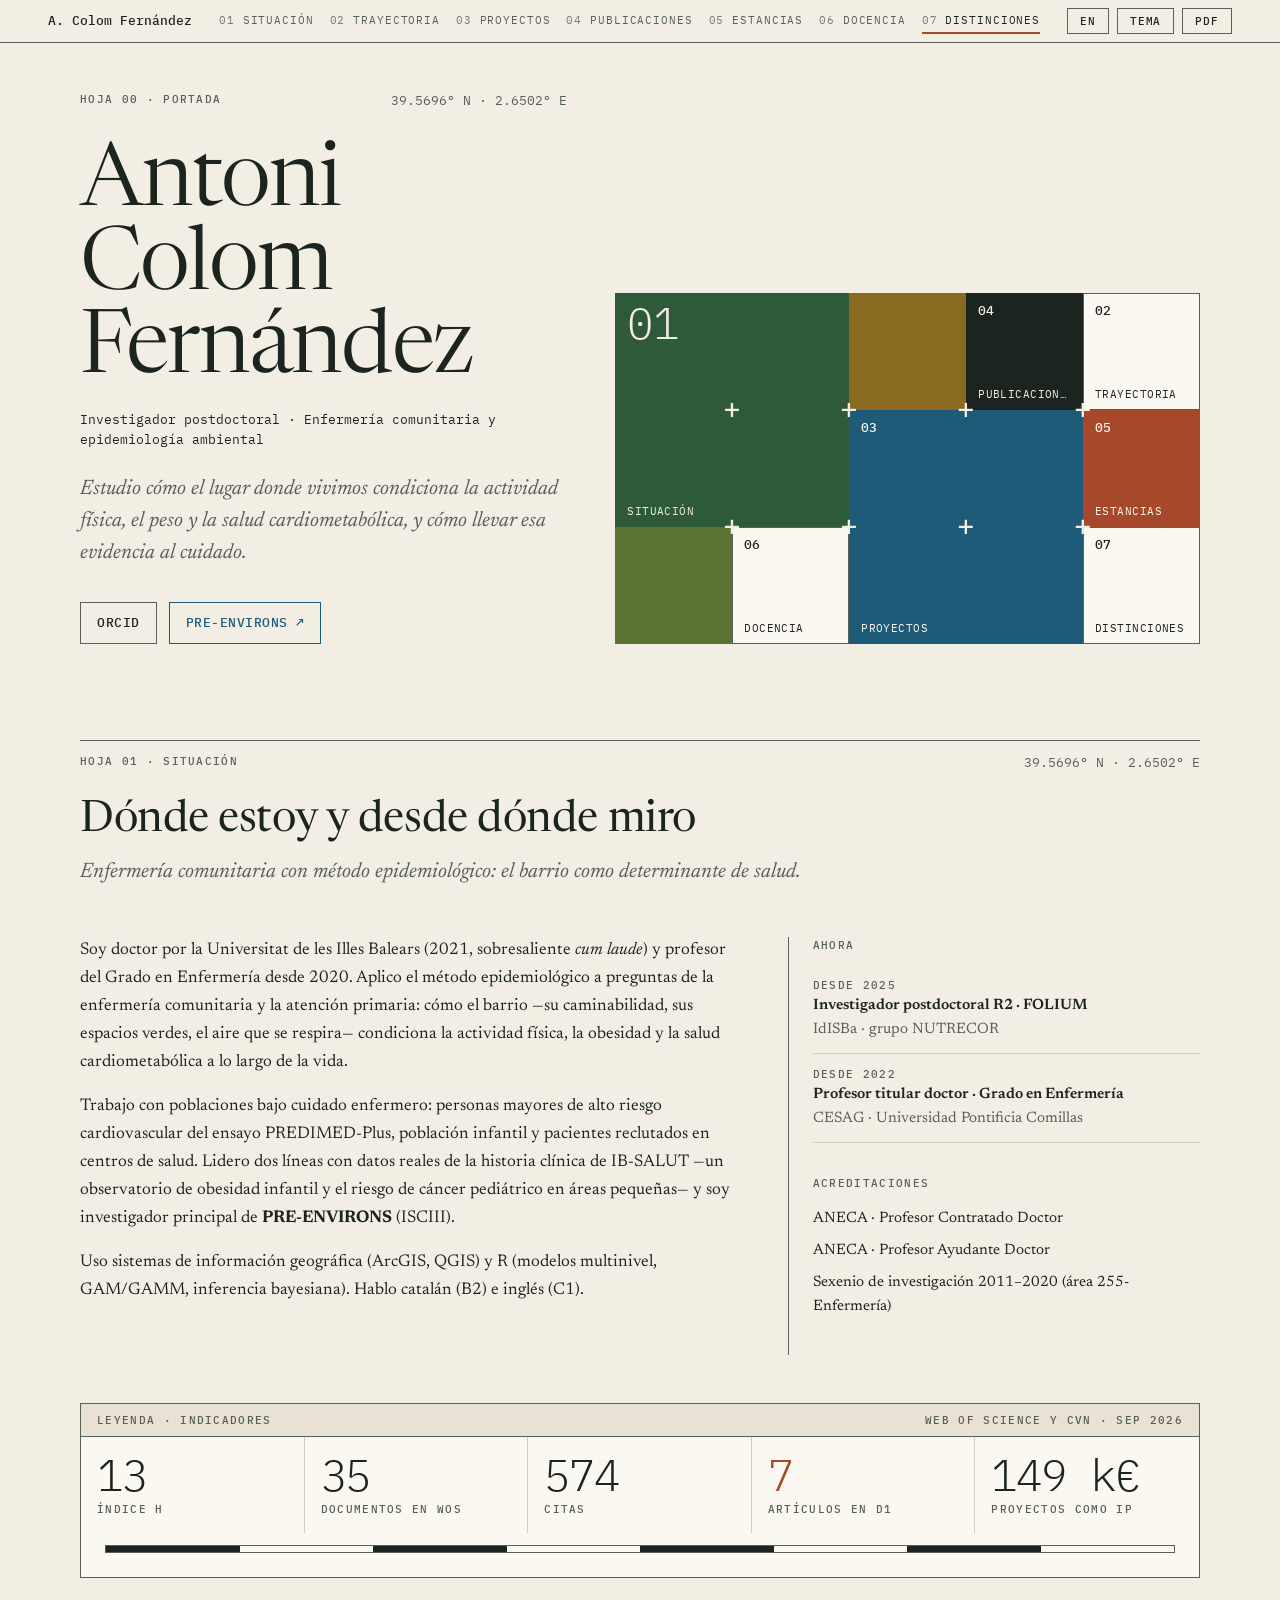
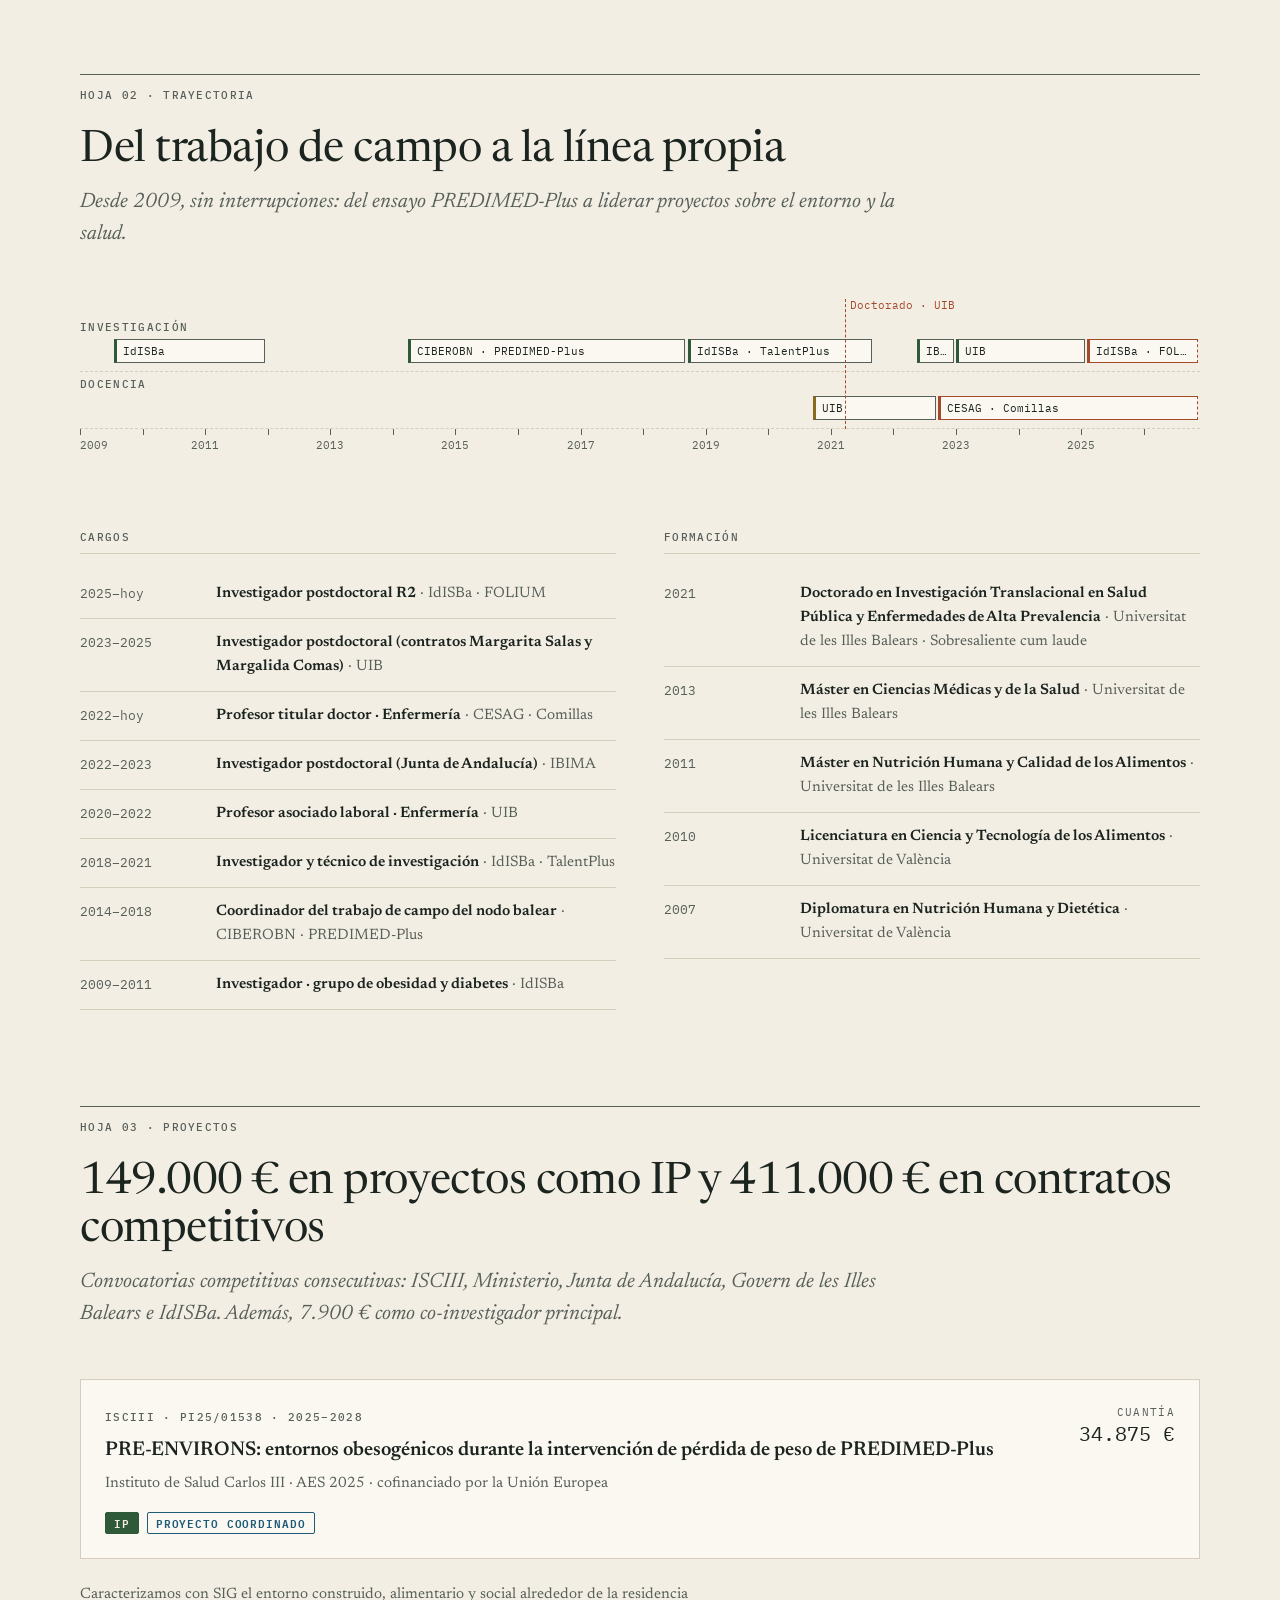
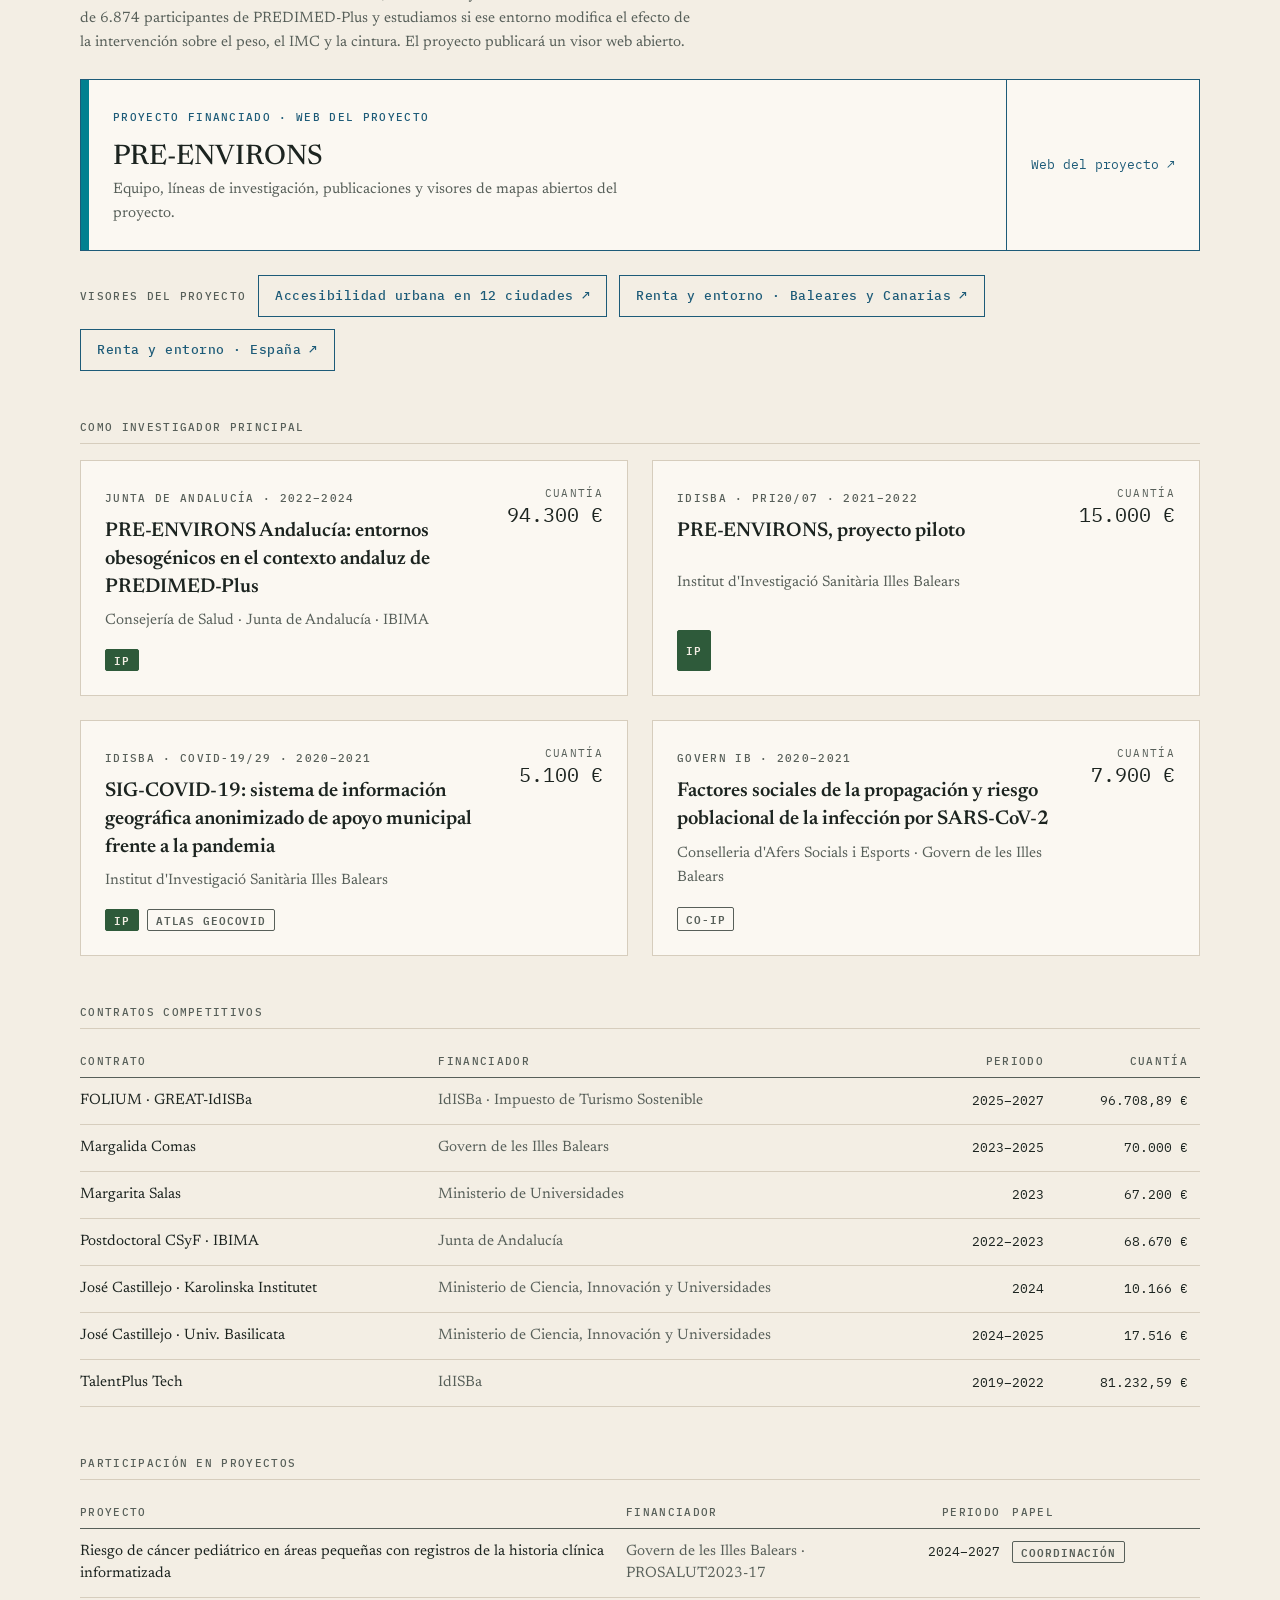
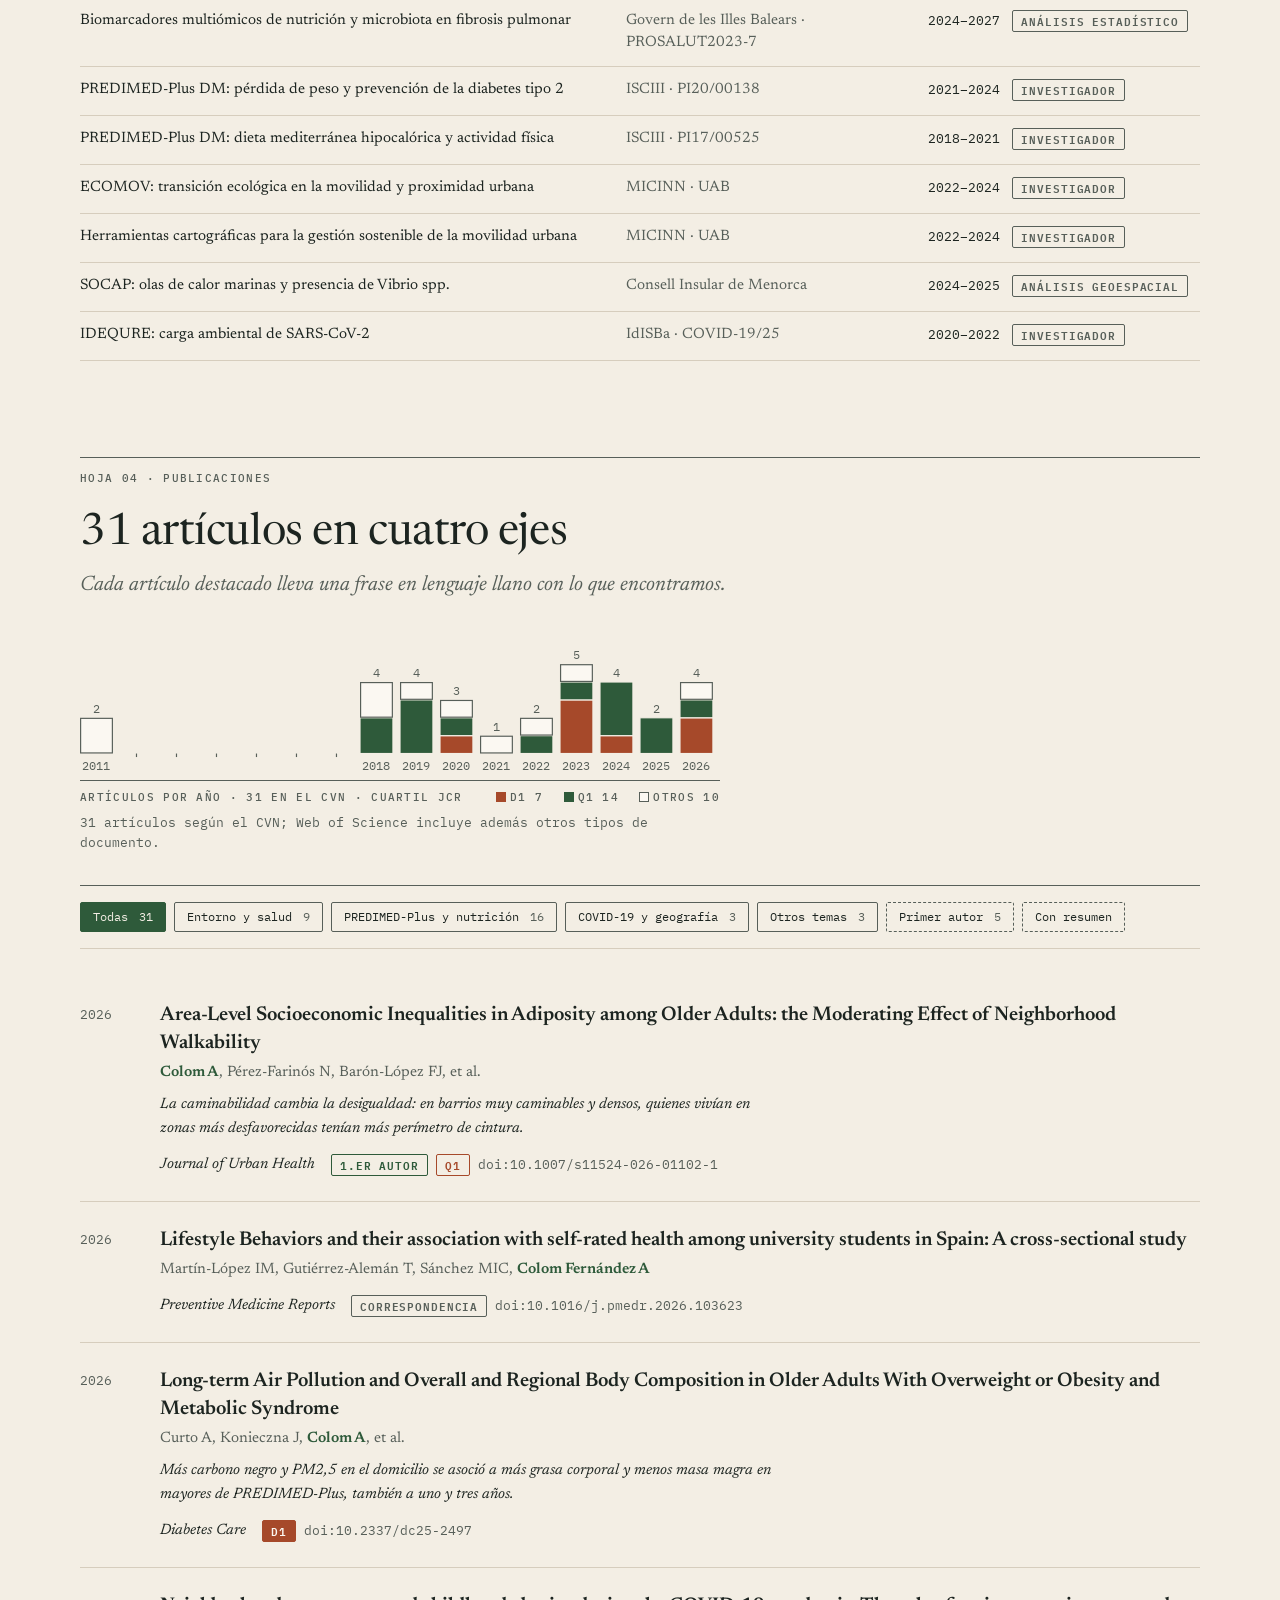
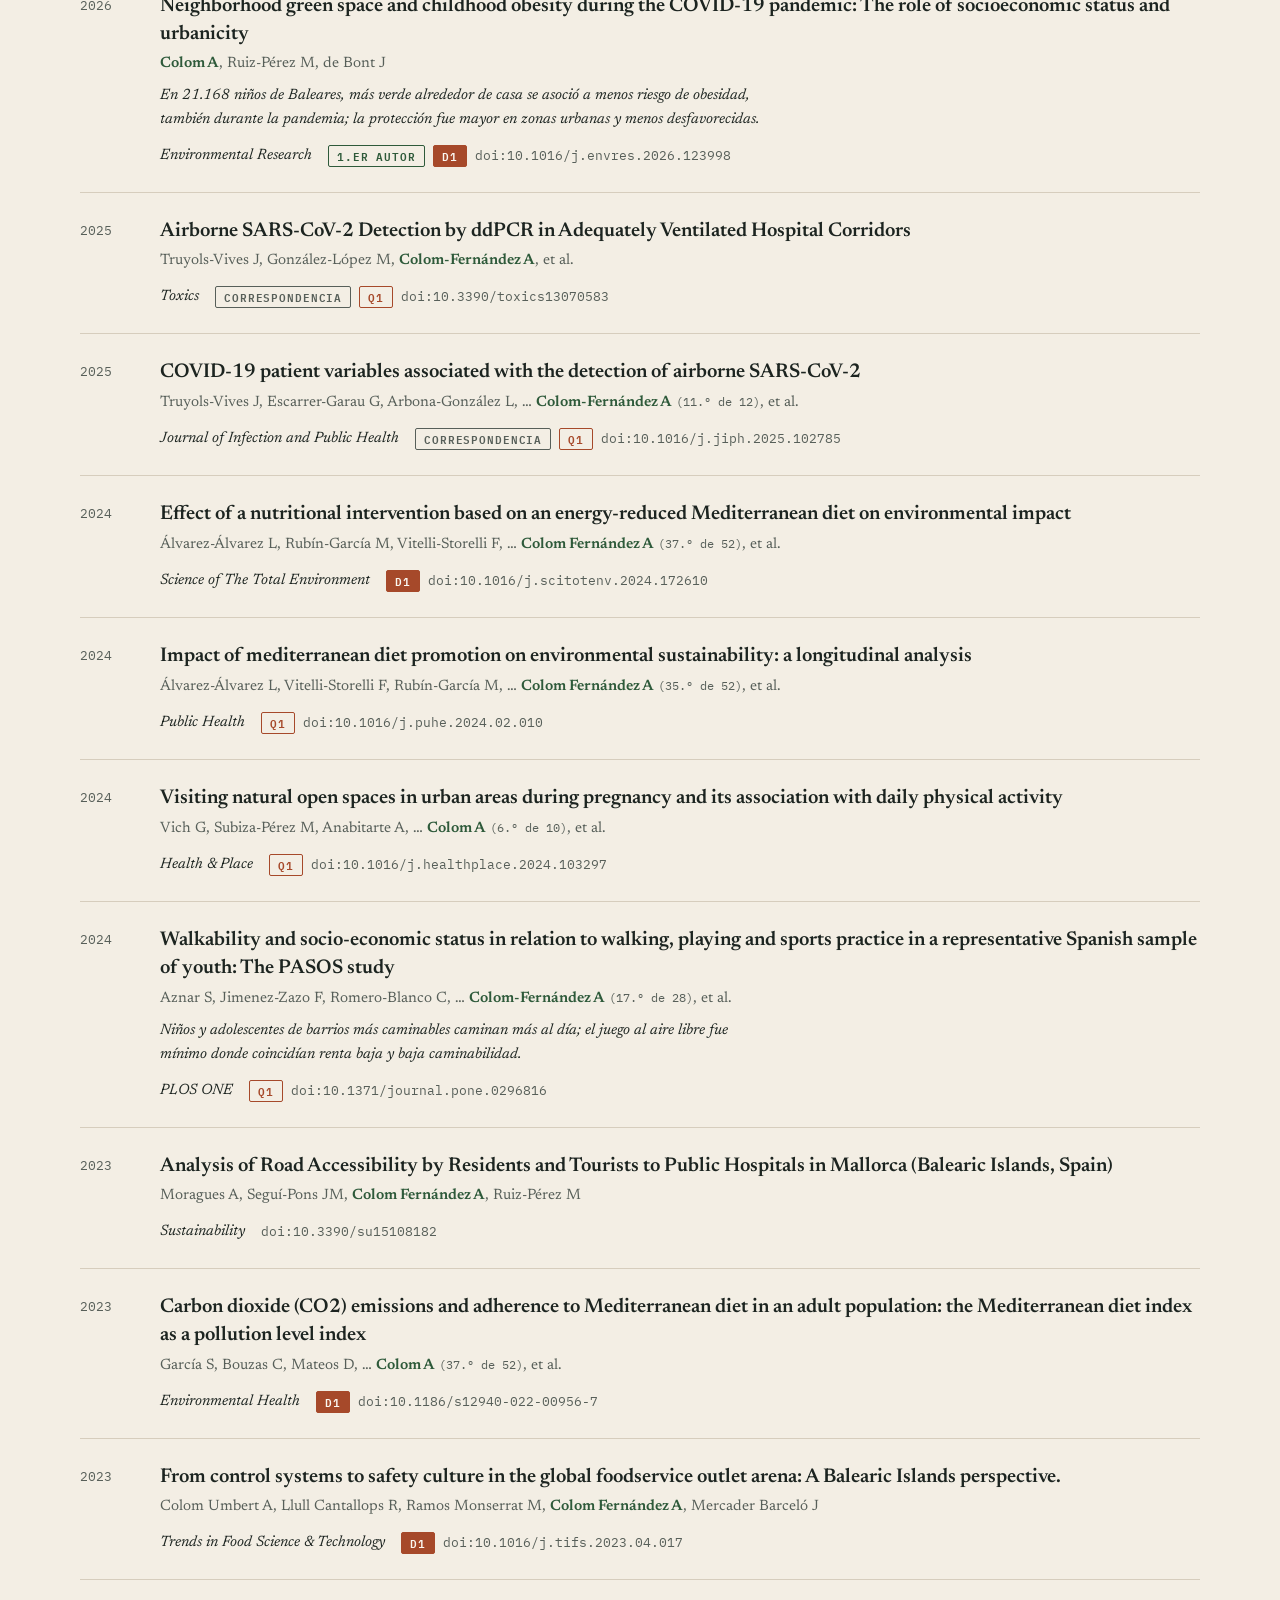
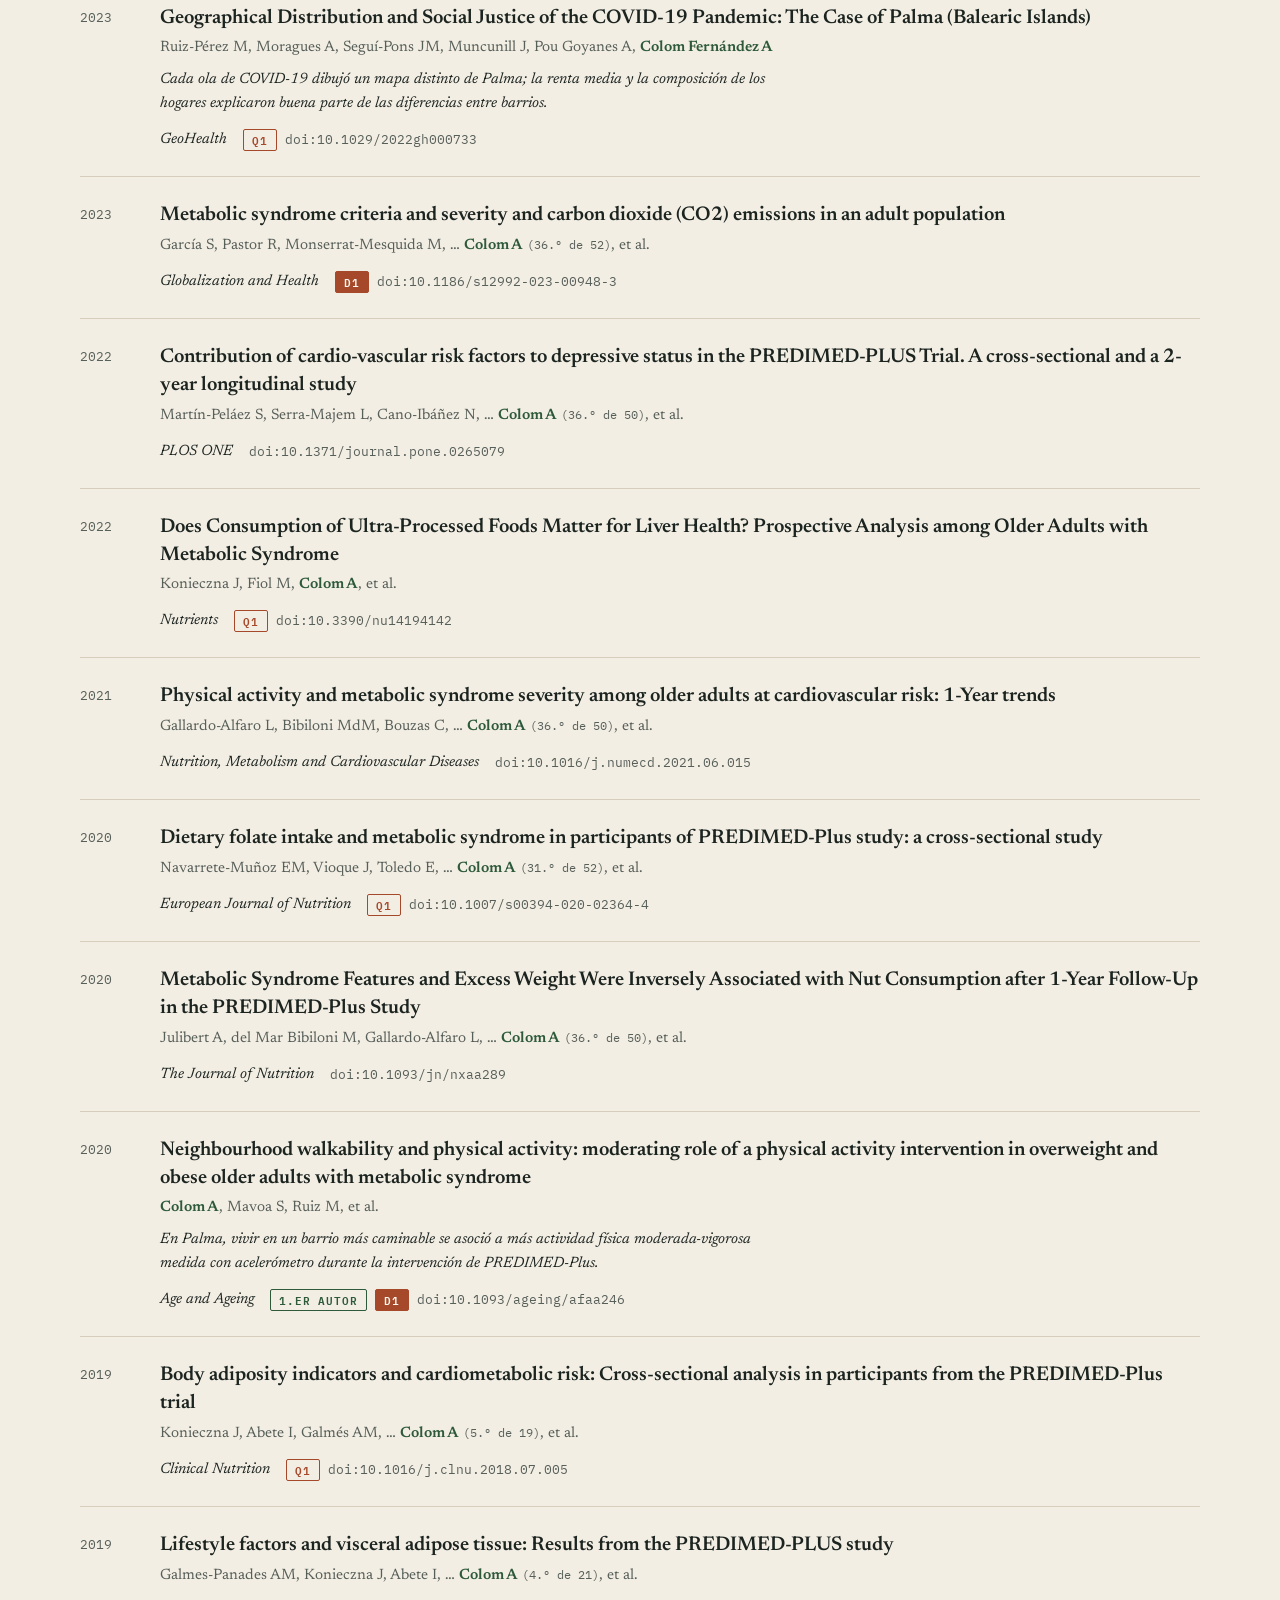
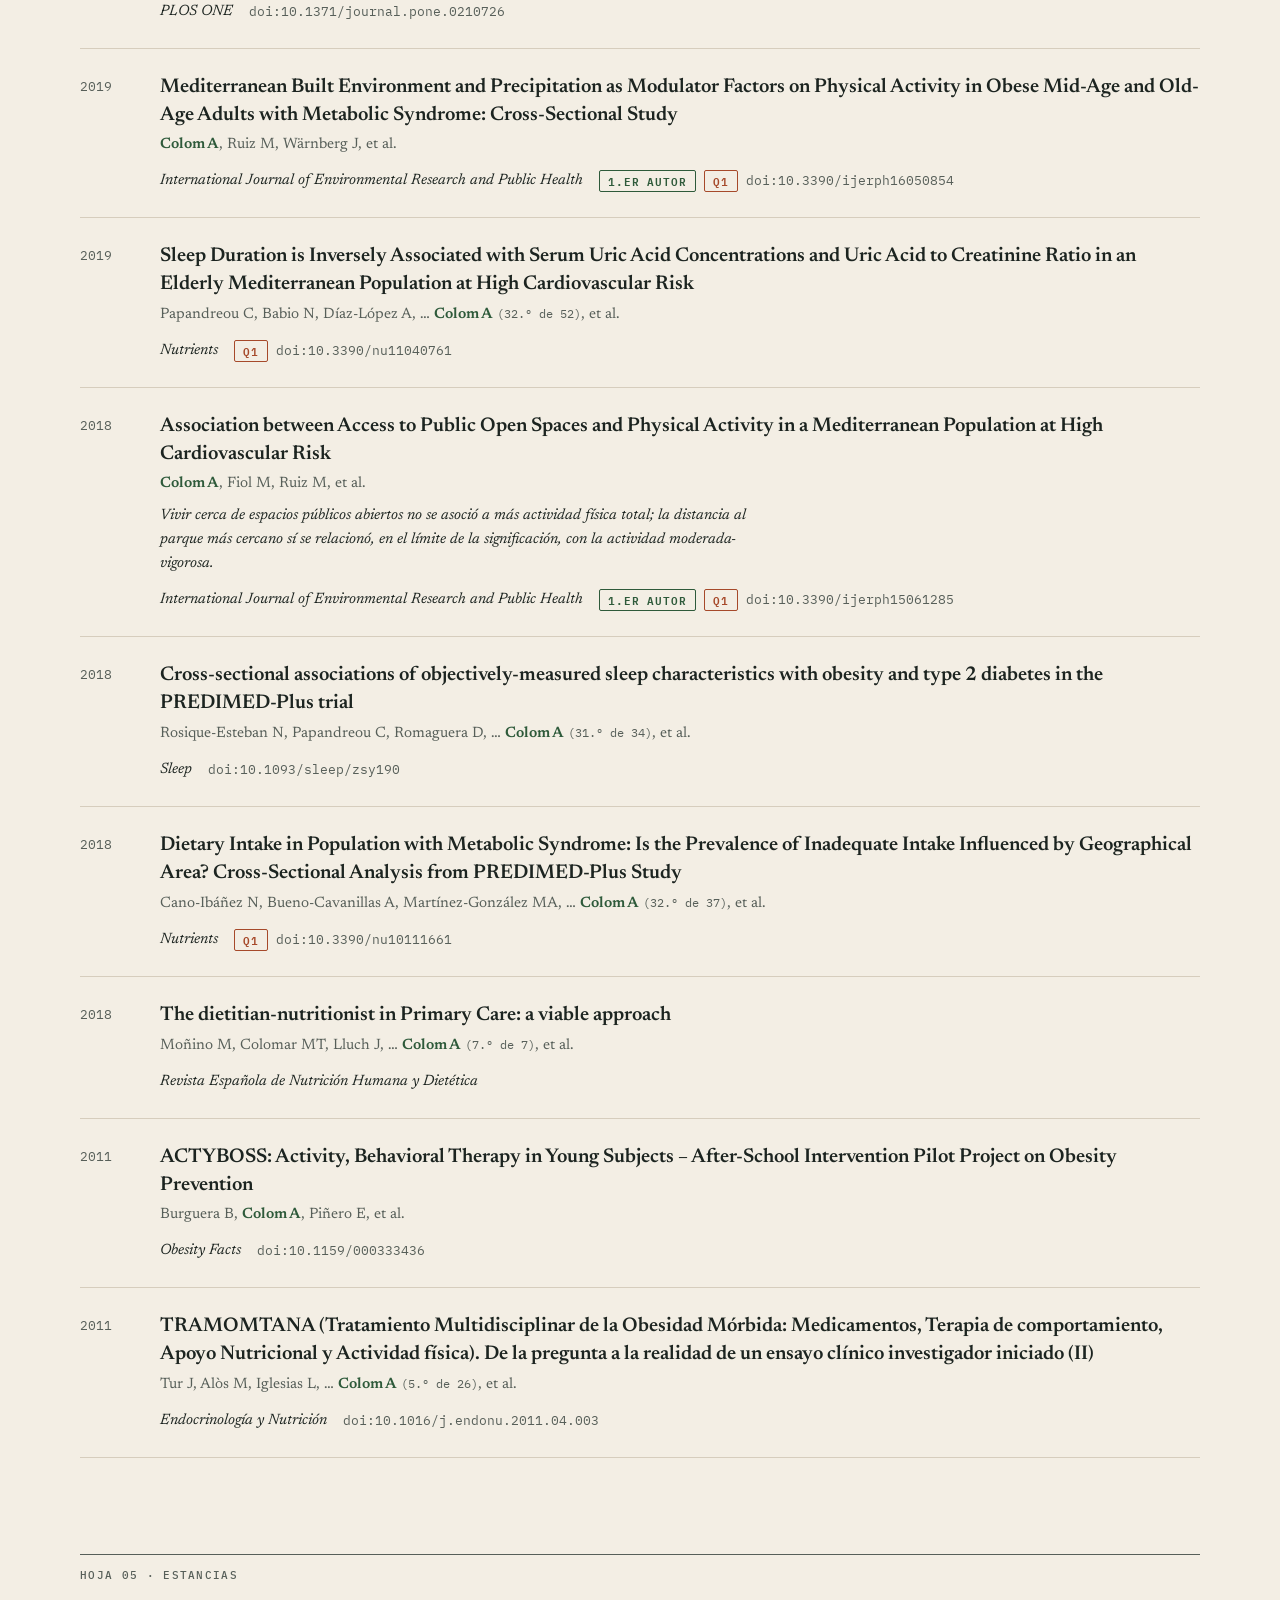
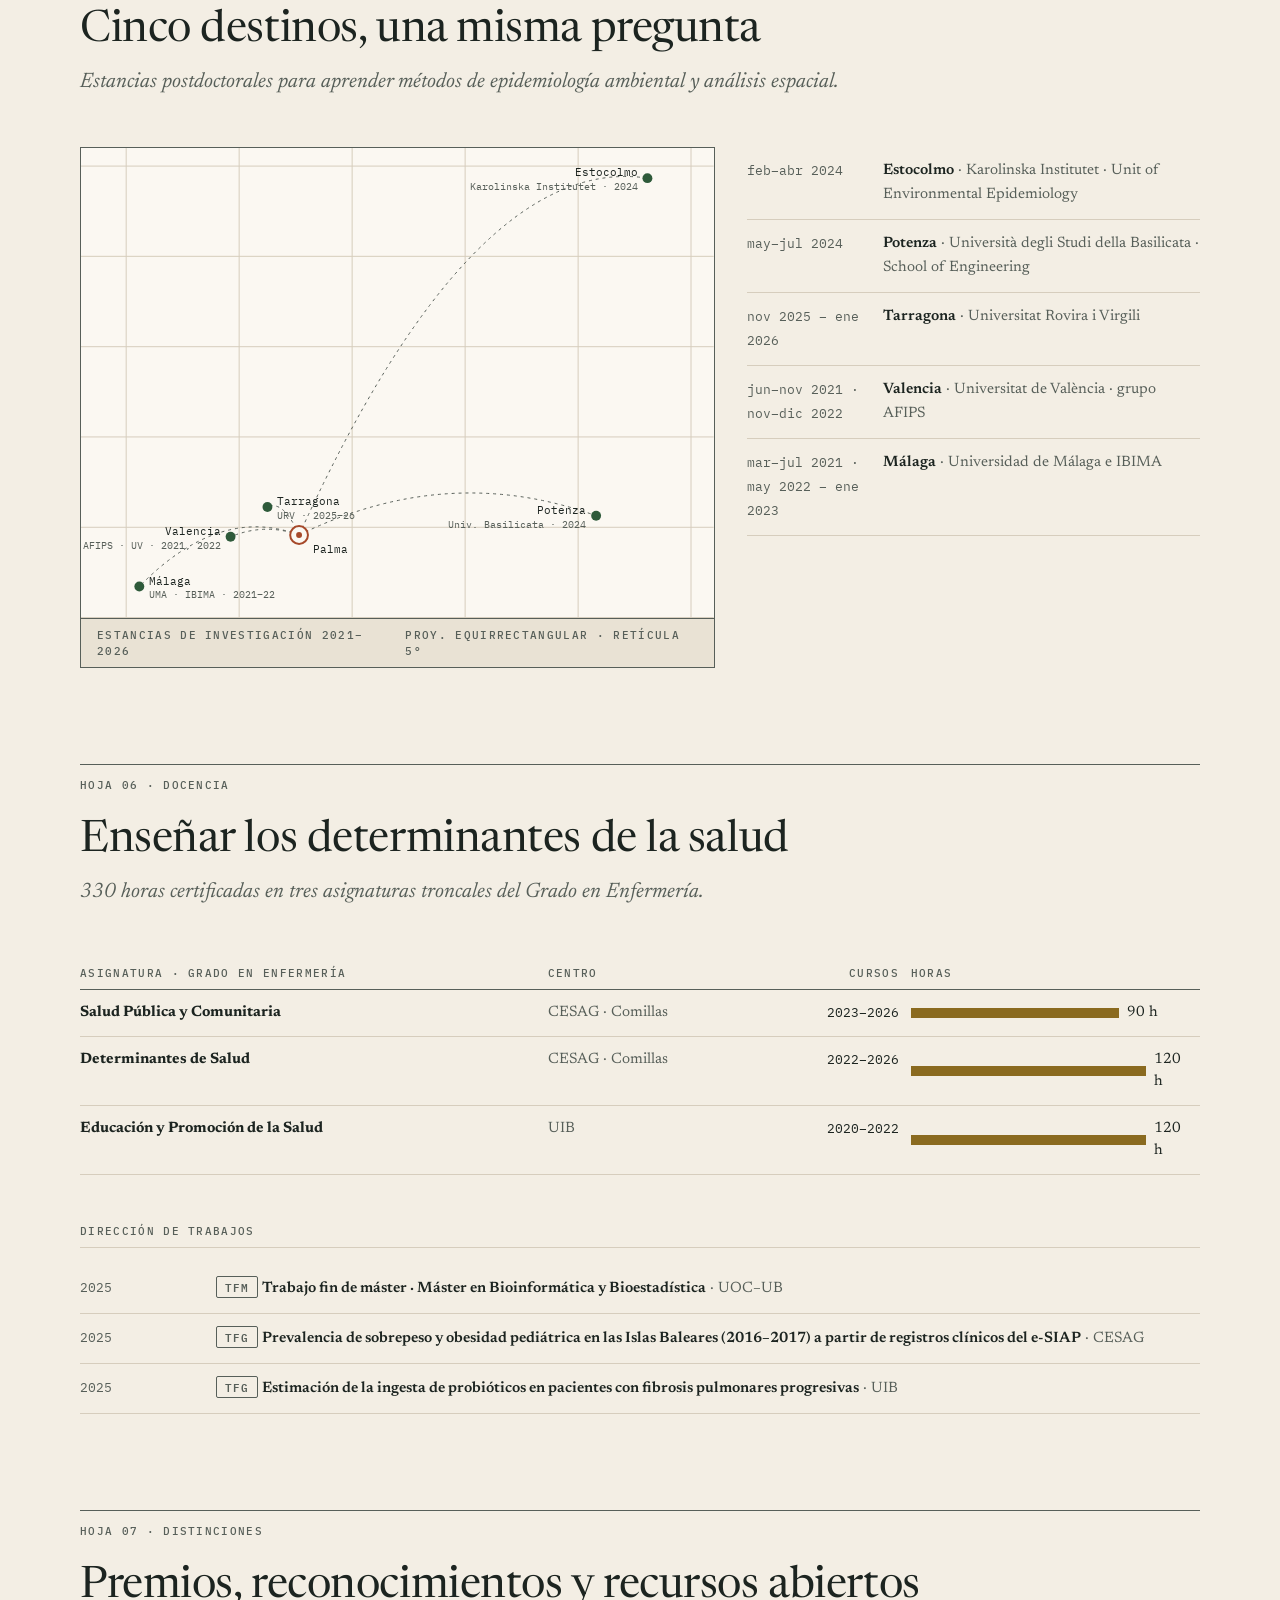
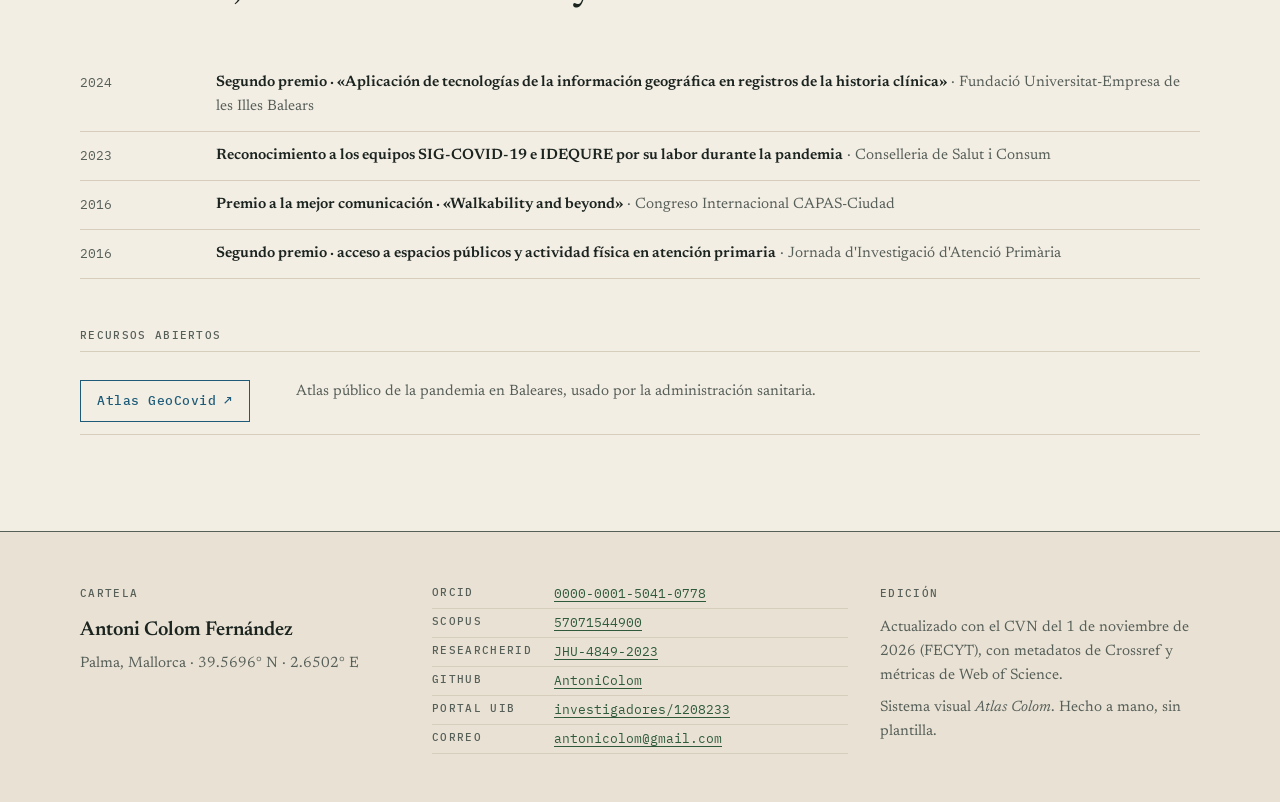
<file: index.html>
<!doctype html>
<html lang="es">
<head>
<meta charset="utf-8">
<meta name="viewport" content="width=device-width, initial-scale=1">
<title>Antoni Colom Fernández · CV</title>
<meta name="description" content="CV de Antoni Colom Fernández, investigador postdoctoral en enfermería comunitaria y epidemiología ambiental (IdISBa, Palma). Investigador principal de PRE-ENVIRONS.">
<link rel="canonical" href="https://antonicolom.github.io/">
<link rel="alternate" hreflang="es" href="https://antonicolom.github.io/">
<link rel="alternate" hreflang="en" href="https://antonicolom.github.io/en/">
<link rel="alternate" hreflang="x-default" href="https://antonicolom.github.io/">
<meta property="og:type" content="profile">
<meta property="og:locale" content="es_ES">
<meta property="og:title" content="Antoni Colom Fernández · CV">
<meta property="og:description" content="CV de Antoni Colom Fernández, investigador postdoctoral en enfermería comunitaria y epidemiología ambiental (IdISBa, Palma). Investigador principal de PRE-ENVIRONS.">
<meta property="og:url" content="https://antonicolom.github.io/">
<meta name="theme-color" content="#f3eee4" media="(prefers-color-scheme: light)">
<meta name="theme-color" content="#121715" media="(prefers-color-scheme: dark)">
<link rel="icon" href="data:image/svg+xml,%3Csvg xmlns='http://www.w3.org/2000/svg' viewBox='0 0 32 32'%3E%3Crect width='32' height='32' fill='%232e5a3a'/%3E%3Crect x='16' y='16' width='16' height='16' fill='%231d5b78'/%3E%3Ccircle cx='24' cy='8' r='4' fill='%23a6492a'/%3E%3C/svg%3E">
<link rel="preconnect" href="https://fonts.googleapis.com">
<link rel="preconnect" href="https://fonts.gstatic.com" crossorigin>
<link rel="stylesheet" href="https://fonts.googleapis.com/css2?family=Newsreader:ital,opsz,wght@0,6..72,200..800;1,6..72,200..800&family=IBM+Plex+Mono:wght@300;400;500;600&display=swap">
<link rel="stylesheet" href="assets/tokens.css">
<link rel="stylesheet" href="assets/atlas.css">
<link rel="stylesheet" href="assets/site.css">
<script>try{var t=localStorage.getItem('theme');if(t)document.documentElement.dataset.theme=t}catch(e){}</script>
<script type="application/ld+json">{"@context": "https://schema.org", "@type": "Person", "name": "Antoni Colom Fernández", "url": "https://antonicolom.github.io/", "jobTitle": "Investigador postdoctoral", "affiliation": [{"@type": "Organization", "name": "Institut d'Investigació Sanitària Illes Balears (IdISBa)"}, {"@type": "Organization", "name": "CESAG · Universidad Pontificia Comillas"}], "alumniOf": {"@type": "CollegeOrUniversity", "name": "Universitat de les Illes Balears"}, "sameAs": ["https://orcid.org/0000-0001-5041-0778", "https://github.com/AntoniColom"], "knowsAbout": ["Epidemiología ambiental", "Enfermería comunitaria", "Sistemas de información geográfica", "Caminabilidad", "PREDIMED-Plus"]}</script>
</head>
<body>
<a class="skip" href="#situacion">Saltar al contenido</a>
<header class="bar">
  <a class="bar-name" href="#top">A. Colom Fernández</a>
  <nav class="bar-index" aria-label="Hojas"><a href="#situacion" data-sec="situacion"><span>01</span> Situación</a><a href="#trayectoria" data-sec="trayectoria"><span>02</span> Trayectoria</a><a href="#proyectos" data-sec="proyectos"><span>03</span> Proyectos</a><a href="#publicaciones" data-sec="publicaciones"><span>04</span> Publicaciones</a><a href="#estancias" data-sec="estancias"><span>05</span> Estancias</a><a href="#docencia" data-sec="docencia"><span>06</span> Docencia</a><a href="#reconocimientos" data-sec="reconocimientos"><span>07</span> Distinciones</a></nav>
  <div class="bar-tools">
    <a class="ac-btn tool" href="en/" hreflang="en" lang="en" aria-label="English version">EN</a>
    <button class="ac-btn tool" type="button" data-action="theme" aria-label="Cambiar tema claro u oscuro">Tema</button>
    <button class="ac-btn tool" type="button" data-action="print">PDF</button>
  </div>
</header>
<main id="top">
<section class="hero" aria-label="Portada">
  <div class="hero-text">
    <div class="ac-sheet-meta"><span class="ac-label">Hoja 00 · Portada</span><span class="ac-data">39.5696° N · 2.6502° E</span></div>
    <h1 class="hero-name">Antoni<br>Colom Fernández</h1>
    <p class="hero-role">Investigador postdoctoral · Enfermería comunitaria y epidemiología ambiental</p>
    <p class="ac-sheet-lede">Estudio cómo el lugar donde vivimos condiciona la actividad física, el peso y la salud cardiometabólica, y cómo llevar esa evidencia al cuidado.</p>
    <div class="btn-row"><a class="ac-btn" href="https://orcid.org/0000-0001-5041-0778">ORCID</a><a class="ac-btn ac-btn-outbound" href="https://github.com/PreEnvirons" target="_blank" rel="noopener">PRE-ENVIRONS<span class="ac-btn-arrow" aria-hidden="true">↗</span></a></div>
  </div>
  <nav class="tiles" aria-label="Cuadro de hojas"><a class="tile tile-pine" href="#situacion" style="grid-column:1 / 3;grid-row:1 / 3"><span class="tile-n">01</span><span class="tile-name">Situación</span></a><span class="tile tile-ochre" style="grid-column:3 / 4;grid-row:1 / 2" aria-hidden="true"></span><a class="tile tile-ink" href="#publicaciones" style="grid-column:4 / 5;grid-row:1 / 2"><span class="tile-n">04</span><span class="tile-name">Publicaciones</span></a><a class="tile tile-raised" href="#trayectoria" style="grid-column:5 / 6;grid-row:1 / 2"><span class="tile-n">02</span><span class="tile-name">Trayectoria</span></a><a class="tile tile-sea" href="#proyectos" style="grid-column:3 / 5;grid-row:2 / 4"><span class="tile-n">03</span><span class="tile-name">Proyectos</span></a><a class="tile tile-terra" href="#estancias" style="grid-column:5 / 6;grid-row:2 / 3"><span class="tile-n">05</span><span class="tile-name">Estancias</span></a><span class="tile tile-olive" style="grid-column:1 / 2;grid-row:3 / 4" aria-hidden="true"></span><a class="tile tile-raised" href="#docencia" style="grid-column:2 / 3;grid-row:3 / 4"><span class="tile-n">06</span><span class="tile-name">Docencia</span></a><a class="tile tile-raised" href="#reconocimientos" style="grid-column:5 / 6;grid-row:3 / 4"><span class="tile-n">07</span><span class="tile-name">Distinciones</span></a>
<svg class="tiles-marks" viewBox="0 0 500 300" aria-hidden="true"><path d="M94 100h12M100 94v12"/><path d="M94 200h12M100 194v12"/><path d="M194 100h12M200 94v12"/><path d="M194 200h12M200 194v12"/><path d="M294 100h12M300 94v12"/><path d="M294 200h12M300 194v12"/><path d="M394 100h12M400 94v12"/><path d="M394 200h12M400 194v12"/></svg></nav>
</section>
<section id="situacion" class="sheet" aria-labelledby="situacion-t">
<header class="ac-sheet">
  <div class="ac-sheet-meta"><span class="ac-label">Hoja 01 · Situación</span><span class="ac-data">39.5696° N · 2.6502° E</span></div>
  <h2 class="ac-sheet-title" id="situacion-t">Dónde estoy y desde dónde miro</h2>
  <p class="ac-sheet-lede">Enfermería comunitaria con método epidemiológico: el barrio como determinante de salud.</p>
</header>
<div class="two">
  <div class="prose"><p>Soy doctor por la Universitat de les Illes Balears (2021, sobresaliente <em>cum laude</em>) y profesor del Grado en Enfermería desde 2020. Aplico el método epidemiológico a preguntas de la enfermería comunitaria y la atención primaria: cómo el barrio —su caminabilidad, sus espacios verdes, el aire que se respira— condiciona la actividad física, la obesidad y la salud cardiometabólica a lo largo de la vida.</p><p>Trabajo con poblaciones bajo cuidado enfermero: personas mayores de alto riesgo cardiovascular del ensayo PREDIMED-Plus, población infantil y pacientes reclutados en centros de salud. Lidero dos líneas con datos reales de la historia clínica de IB-SALUT —un observatorio de obesidad infantil y el riesgo de cáncer pediátrico en áreas pequeñas— y soy investigador principal de <strong>PRE-ENVIRONS</strong> (ISCIII).</p><p>Uso sistemas de información geográfica (ArcGIS, QGIS) y R (modelos multinivel, GAM/GAMM, inferencia bayesiana). Hablo catalán (B2) e inglés (C1).</p></div>
  <aside class="side">
    <h3 class="ac-label">Ahora</h3><ul class="now"><li><span class="ac-label">Desde 2025</span><strong>Investigador postdoctoral R2 · FOLIUM</strong><span class="muted">IdISBa · grupo NUTRECOR</span></li><li><span class="ac-label">Desde 2022</span><strong>Profesor titular doctor · Grado en Enfermería</strong><span class="muted">CESAG · Universidad Pontificia Comillas</span></li></ul>
    <h3 class="ac-label">Acreditaciones</h3><ul class="plain"><li>ANECA · Profesor Contratado Doctor</li><li>ANECA · Profesor Ayudante Doctor</li><li>Sexenio de investigación 2011–2020 (área 255-Enfermería)</li></ul>
  </aside>
</div>
<section class="ac-legend" aria-label="Indicadores">
  <div class="ac-legend-head"><span class="ac-label">Leyenda · indicadores</span><span class="ac-label">Web of Science y CVN · sep 2026</span></div>
  <div class="ac-legend-grid"><div class="ac-legend-cell"><span class="ac-metric">13</span><span class="ac-label">Índice H</span></div><div class="ac-legend-cell"><span class="ac-metric">35</span><span class="ac-label">Documentos en WoS</span></div><div class="ac-legend-cell"><span class="ac-metric">574</span><span class="ac-label">Citas</span></div><div class="ac-legend-cell"><span class="ac-metric ac-metric-accent">7</span><span class="ac-label">Artículos en D1</span></div><div class="ac-legend-cell"><span class="ac-metric">149 k€</span><span class="ac-label">Proyectos como IP</span></div></div>
  <div class="ac-pad" style="padding-top:0"><div class="ac-scale" aria-hidden="true"><span></span><span></span><span></span><span></span><span></span><span></span><span></span><span></span></div></div>
</section>
</section><section id="trayectoria" class="sheet" aria-labelledby="trayectoria-t">
<header class="ac-sheet">
  <div class="ac-sheet-meta"><span class="ac-label">Hoja 02 · Trayectoria</span></div>
  <h2 class="ac-sheet-title" id="trayectoria-t">Del trabajo de campo a la línea propia</h2>
  <p class="ac-sheet-lede">Desde 2009, sin interrupciones: del ensayo PREDIMED-Plus a liderar proyectos sobre el entorno y la salud.</p>
</header>
<div class="scroll-x"><div class="ac-transect" role="img" aria-label="Trayectoria profesional de 2009 a hoy"><div class="ac-transect-lane"><span class="ac-label ac-transect-lane-label">Investigación</span><div class="ac-transect-bar" data-kind="research" data-current="false" title="Investigador · grupo de obesidad y diabetes — IdISBa (2009–2011)" style="left:3.017%;width:calc(13.687% - 2px)">IdISBa</div><div class="ac-transect-bar" data-kind="research" data-current="false" title="Coordinador del trabajo de campo del nodo balear — CIBEROBN · PREDIMED-Plus (2014–2018)" style="left:29.330%;width:calc(24.860% - 2px)">CIBEROBN · PREDIMED-Plus</div><div class="ac-transect-bar" data-kind="research" data-current="false" title="Investigador y técnico de investigación — IdISBa · TalentPlus (2018–2021)" style="left:54.246%;width:calc(16.648% - 2px)">IdISBa · TalentPlus</div><div class="ac-transect-bar" data-kind="research" data-current="false" title="Investigador postdoctoral (Junta de Andalucía) — IBIMA (2022–2023)" style="left:74.693%;width:calc(3.520% - 2px)">IBIMA</div><div class="ac-transect-bar" data-kind="research" data-current="false" title="Investigador postdoctoral (contratos Margarita Salas y Margalida Comas) — UIB (2023–2025)" style="left:78.212%;width:calc(11.732% - 2px)">UIB</div><div class="ac-transect-bar" data-kind="research" data-current="true" title="Investigador postdoctoral R2 — IdISBa · FOLIUM (2025–actualidad)" style="left:89.944%;width:calc(10.056% - 2px)">IdISBa · FOLIUM</div></div><div class="ac-transect-lane"><span class="ac-label ac-transect-lane-label">Docencia</span><div class="ac-transect-bar" data-kind="teaching" data-current="false" title="Profesor asociado laboral · Enfermería — UIB (2020–2022)" style="left:65.419%;width:calc(11.173% - 2px)">UIB</div><div class="ac-transect-bar" data-kind="teaching" data-current="true" title="Profesor titular doctor · Enfermería — CESAG · Comillas (2022–actualidad)" style="left:76.592%;width:calc(23.408% - 2px)">CESAG · Comillas</div></div><div class="ac-transect-milestone" style="left:68.324%"><span>Doctorado · UIB</span></div><div class="ac-transect-axis"><span class="ac-transect-tick" style="left:0.000%"></span><span class="ac-transect-year" style="left:0.000%;transform:none">2009</span><span class="ac-transect-tick" style="left:5.587%"></span><span class="ac-transect-tick" style="left:11.173%"></span><span class="ac-transect-year" style="left:11.173%">2011</span><span class="ac-transect-tick" style="left:16.760%"></span><span class="ac-transect-tick" style="left:22.346%"></span><span class="ac-transect-year" style="left:22.346%">2013</span><span class="ac-transect-tick" style="left:27.933%"></span><span class="ac-transect-tick" style="left:33.520%"></span><span class="ac-transect-year" style="left:33.520%">2015</span><span class="ac-transect-tick" style="left:39.106%"></span><span class="ac-transect-tick" style="left:44.693%"></span><span class="ac-transect-year" style="left:44.693%">2017</span><span class="ac-transect-tick" style="left:50.279%"></span><span class="ac-transect-tick" style="left:55.866%"></span><span class="ac-transect-year" style="left:55.866%">2019</span><span class="ac-transect-tick" style="left:61.453%"></span><span class="ac-transect-tick" style="left:67.039%"></span><span class="ac-transect-year" style="left:67.039%">2021</span><span class="ac-transect-tick" style="left:72.626%"></span><span class="ac-transect-tick" style="left:78.212%"></span><span class="ac-transect-year" style="left:78.212%">2023</span><span class="ac-transect-tick" style="left:83.799%"></span><span class="ac-transect-tick" style="left:89.385%"></span><span class="ac-transect-year" style="left:89.385%">2025</span><span class="ac-transect-tick" style="left:94.972%"></span></div></div></div>
<div class="two even">
  <div><h3 class="ac-label block-h">Cargos</h3><ol class="ledger"><li><span class="yr">2025–hoy</span><span><strong>Investigador postdoctoral R2</strong><span class="muted"> · IdISBa · FOLIUM</span></span></li><li><span class="yr">2023–2025</span><span><strong>Investigador postdoctoral (contratos Margarita Salas y Margalida Comas)</strong><span class="muted"> · UIB</span></span></li><li><span class="yr">2022–hoy</span><span><strong>Profesor titular doctor · Enfermería</strong><span class="muted"> · CESAG · Comillas</span></span></li><li><span class="yr">2022–2023</span><span><strong>Investigador postdoctoral (Junta de Andalucía)</strong><span class="muted"> · IBIMA</span></span></li><li><span class="yr">2020–2022</span><span><strong>Profesor asociado laboral · Enfermería</strong><span class="muted"> · UIB</span></span></li><li><span class="yr">2018–2021</span><span><strong>Investigador y técnico de investigación</strong><span class="muted"> · IdISBa · TalentPlus</span></span></li><li><span class="yr">2014–2018</span><span><strong>Coordinador del trabajo de campo del nodo balear</strong><span class="muted"> · CIBEROBN · PREDIMED-Plus</span></span></li><li><span class="yr">2009–2011</span><span><strong>Investigador · grupo de obesidad y diabetes</strong><span class="muted"> · IdISBa</span></span></li></ol></div>
  <div><h3 class="ac-label block-h">Formación</h3><ol class="ledger"><li><span class="yr">2021</span><span><strong>Doctorado en Investigación Translacional en Salud Pública y Enfermedades de Alta Prevalencia</strong><span class="muted"> · Universitat de les Illes Balears · Sobresaliente cum laude</span></span></li><li><span class="yr">2013</span><span><strong>Máster en Ciencias Médicas y de la Salud</strong><span class="muted"> · Universitat de les Illes Balears</span></span></li><li><span class="yr">2011</span><span><strong>Máster en Nutrición Humana y Calidad de los Alimentos</strong><span class="muted"> · Universitat de les Illes Balears</span></span></li><li><span class="yr">2010</span><span><strong>Licenciatura en Ciencia y Tecnología de los Alimentos</strong><span class="muted"> · Universitat de València</span></span></li><li><span class="yr">2007</span><span><strong>Diplomatura en Nutrición Humana y Dietética</strong><span class="muted"> · Universitat de València</span></span></li></ol></div>
</div>
</section><section id="proyectos" class="sheet" aria-labelledby="proyectos-t">
<header class="ac-sheet">
  <div class="ac-sheet-meta"><span class="ac-label">Hoja 03 · Proyectos</span></div>
  <h2 class="ac-sheet-title" id="proyectos-t">149.000 € en proyectos como IP y 411.000 € en contratos competitivos</h2>
  <p class="ac-sheet-lede">Convocatorias competitivas consecutivas: ISCIII, Ministerio, Junta de Andalucía, Govern de les Illes Balears e IdISBa. Además, 7.900 € como co-investigador principal.</p>
</header>
<div class="stack">
  <article class="ac-grant">
  <div><span class="ac-label">ISCIII · PI25/01538 · 2025–2028</span><h3 class="ac-grant-title">PRE-ENVIRONS: entornos obesogénicos durante la intervención de pérdida de peso de PREDIMED-Plus</h3></div>
  <p class="ac-grant-funder">Instituto de Salud Carlos III · AES 2025 · cofinanciado por la Unión Europea</p><div class="ac-grant-amount"><small>Cuantía</small>34.875 €</div>
  <div class="ac-grant-tags"><span class="ac-badge ac-badge-ip">IP</span><span class="ac-badge ac-badge-project">Proyecto coordinado</span></div>
</article>
  <p class="prose-sm">Caracterizamos con SIG el entorno construido, alimentario y social alrededor de la residencia de 6.874 participantes de PREDIMED-Plus y estudiamos si ese entorno modifica el efecto de la intervención sobre el peso, el IMC y la cintura. El proyecto publicará un visor web abierto.</p>
  <a class="ac-bridge" href="https://github.com/PreEnvirons" target="_blank" rel="noopener">
  <span class="ac-bridge-edge" aria-hidden="true"></span>
  <div class="ac-bridge-body"><span class="ac-label ac-bridge-label">Proyecto financiado · web del proyecto</span>
    <p class="ac-bridge-name">PRE-ENVIRONS</p><p class="ac-bridge-desc">Equipo, líneas de investigación, publicaciones y visores de mapas abiertos del proyecto.</p></div>
  <span class="ac-bridge-go">Web del proyecto ↗</span>
</a>
  <div class="btn-row"><span class="ac-label">Visores del proyecto</span><a class="ac-btn ac-btn-outbound" href="https://preenvirons.github.io/bivariate-urban-access/" target="_blank" rel="noopener">Accesibilidad urbana en 12 ciudades<span class="ac-btn-arrow" aria-hidden="true">↗</span></a><a class="ac-btn ac-btn-outbound" href="https://preenvirons.github.io/bivariate-rent-income/" target="_blank" rel="noopener">Renta y entorno · Baleares y Canarias<span class="ac-btn-arrow" aria-hidden="true">↗</span></a><a class="ac-btn ac-btn-outbound" href="https://preenvirons.github.io/bivariate-rent-income-spain/" target="_blank" rel="noopener">Renta y entorno · España<span class="ac-btn-arrow" aria-hidden="true">↗</span></a></div>
</div>
<h3 class="ac-label block-h">Como investigador principal</h3>
<div class="grid-2"><article class="ac-grant">
  <div><span class="ac-label">Junta de Andalucía · 2022–2024</span><h3 class="ac-grant-title">PRE-ENVIRONS Andalucía: entornos obesogénicos en el contexto andaluz de PREDIMED-Plus</h3></div>
  <p class="ac-grant-funder">Consejería de Salud · Junta de Andalucía · IBIMA</p><div class="ac-grant-amount"><small>Cuantía</small>94.300 €</div>
  <div class="ac-grant-tags"><span class="ac-badge ac-badge-ip">IP</span></div>
</article><article class="ac-grant">
  <div><span class="ac-label">IdISBa · PRI20/07 · 2021–2022</span><h3 class="ac-grant-title">PRE-ENVIRONS, proyecto piloto</h3></div>
  <p class="ac-grant-funder">Institut d&#x27;Investigació Sanitària Illes Balears</p><div class="ac-grant-amount"><small>Cuantía</small>15.000 €</div>
  <div class="ac-grant-tags"><span class="ac-badge ac-badge-ip">IP</span></div>
</article><article class="ac-grant">
  <div><span class="ac-label">IdISBa · COVID-19/29 · 2020–2021</span><h3 class="ac-grant-title">SIG-COVID-19: sistema de información geográfica anonimizado de apoyo municipal frente a la pandemia</h3></div>
  <p class="ac-grant-funder">Institut d&#x27;Investigació Sanitària Illes Balears</p><div class="ac-grant-amount"><small>Cuantía</small>5.100 €</div>
  <div class="ac-grant-tags"><span class="ac-badge ac-badge-ip">IP</span><span class="ac-badge">Atlas GeoCovid</span></div>
</article><article class="ac-grant">
  <div><span class="ac-label">Govern IB · 2020–2021</span><h3 class="ac-grant-title">Factores sociales de la propagación y riesgo poblacional de la infección por SARS-CoV-2</h3></div>
  <p class="ac-grant-funder">Conselleria d&#x27;Afers Socials i Esports · Govern de les Illes Balears</p><div class="ac-grant-amount"><small>Cuantía</small>7.900 €</div>
  <div class="ac-grant-tags"><span class="ac-badge">Co-IP</span></div>
</article></div>
<h3 class="ac-label block-h">Contratos competitivos</h3>
<div class="scroll-x"><table class="tbl"><thead><tr><th>Contrato</th><th>Financiador</th><th class="num">Periodo</th><th class="num">Cuantía</th></tr></thead><tbody><tr><td>FOLIUM · GREAT-IdISBa</td><td class="muted">IdISBa · Impuesto de Turismo Sostenible</td><td class="num">2025–2027</td><td class="num">96.708,89 €</td></tr><tr><td>Margalida Comas</td><td class="muted">Govern de les Illes Balears</td><td class="num">2023–2025</td><td class="num">70.000 €</td></tr><tr><td>Margarita Salas</td><td class="muted">Ministerio de Universidades</td><td class="num">2023</td><td class="num">67.200 €</td></tr><tr><td>Postdoctoral CSyF · IBIMA</td><td class="muted">Junta de Andalucía</td><td class="num">2022–2023</td><td class="num">68.670 €</td></tr><tr><td>José Castillejo · Karolinska Institutet</td><td class="muted">Ministerio de Ciencia, Innovación y Universidades</td><td class="num">2024</td><td class="num">10.166 €</td></tr><tr><td>José Castillejo · Univ. Basilicata</td><td class="muted">Ministerio de Ciencia, Innovación y Universidades</td><td class="num">2024–2025</td><td class="num">17.516 €</td></tr><tr><td>TalentPlus Tech</td><td class="muted">IdISBa</td><td class="num">2019–2022</td><td class="num">81.232,59 €</td></tr></tbody></table></div>
<h3 class="ac-label block-h">Participación en proyectos</h3>
<div class="scroll-x"><table class="tbl"><thead><tr><th>Proyecto</th><th>Financiador</th><th class="num">Periodo</th><th>Papel</th></tr></thead><tbody><tr><td>Riesgo de cáncer pediátrico en áreas pequeñas con registros de la historia clínica informatizada</td><td class="muted">Govern de les Illes Balears · PROSALUT2023-17</td><td class="num">2024–2027</td><td><span class="ac-badge">Coordinación</span></td></tr><tr><td>Biomarcadores multiómicos de nutrición y microbiota en fibrosis pulmonar</td><td class="muted">Govern de les Illes Balears · PROSALUT2023-7</td><td class="num">2024–2027</td><td><span class="ac-badge">Análisis estadístico</span></td></tr><tr><td>PREDIMED-Plus DM: pérdida de peso y prevención de la diabetes tipo 2</td><td class="muted">ISCIII · PI20/00138</td><td class="num">2021–2024</td><td><span class="ac-badge">Investigador</span></td></tr><tr><td>PREDIMED-Plus DM: dieta mediterránea hipocalórica y actividad física</td><td class="muted">ISCIII · PI17/00525</td><td class="num">2018–2021</td><td><span class="ac-badge">Investigador</span></td></tr><tr><td>ECOMOV: transición ecológica en la movilidad y proximidad urbana</td><td class="muted">MICINN · UAB</td><td class="num">2022–2024</td><td><span class="ac-badge">Investigador</span></td></tr><tr><td>Herramientas cartográficas para la gestión sostenible de la movilidad urbana</td><td class="muted">MICINN · UAB</td><td class="num">2022–2024</td><td><span class="ac-badge">Investigador</span></td></tr><tr><td>SOCAP: olas de calor marinas y presencia de Vibrio spp.</td><td class="muted">Consell Insular de Menorca</td><td class="num">2024–2025</td><td><span class="ac-badge">Análisis geoespacial</span></td></tr><tr><td>IDEQURE: carga ambiental de SARS-CoV-2</td><td class="muted">IdISBa · COVID-19/25</td><td class="num">2020–2022</td><td><span class="ac-badge">Investigador</span></td></tr></tbody></table></div>
</section><section id="publicaciones" class="sheet" aria-labelledby="publicaciones-t">
<header class="ac-sheet">
  <div class="ac-sheet-meta"><span class="ac-label">Hoja 04 · Publicaciones</span></div>
  <h2 class="ac-sheet-title" id="publicaciones-t">31 artículos en cuatro ejes</h2>
  <p class="ac-sheet-lede">Cada artículo destacado lleva una frase en lenguaje llano con lo que encontramos.</p>
</header>
<figure class="hist"><svg viewBox="0 -8 544 104" role="img" aria-label="Artículos por año y cuartil JCR, 2011–2026: 7 en D1, 14 en Q1 y 10 en otros cuartiles o sin JCR"><g><title>2011: 2 artículos (2 otros)</title><rect class="h-otros" x="0.5" y="50.1" width="27" height="29.4"/></g><text class="h-n" x="14.0" y="45.6">2</text><text class="h-y" x="14.0" y="94">2011</text><line class="h-tick" x1="48.0" x2="48.0" y1="80" y2="83"/><line class="h-tick" x1="82.0" x2="82.0" y1="80" y2="83"/><line class="h-tick" x1="116.0" x2="116.0" y1="80" y2="83"/><line class="h-tick" x1="150.0" x2="150.0" y1="80" y2="83"/><line class="h-tick" x1="184.0" x2="184.0" y1="80" y2="83"/><line class="h-tick" x1="218.0" x2="218.0" y1="80" y2="83"/><g><title>2018: 4 artículos (2 Q1, 2 otros)</title><rect class="h-q1" x="238" y="49.6" width="28" height="30.4"/><rect class="h-otros" x="238.5" y="19.7" width="27" height="29.4"/></g><text class="h-n" x="252.0" y="15.2">4</text><text class="h-y" x="252.0" y="94">2018</text><g><title>2019: 4 artículos (3 Q1, 1 otros)</title><rect class="h-q1" x="272" y="34.4" width="28" height="45.6"/><rect class="h-otros" x="272.5" y="19.7" width="27" height="14.2"/></g><text class="h-n" x="286.0" y="15.2">4</text><text class="h-y" x="286.0" y="94">2019</text><g><title>2020: 3 artículos (1 D1, 1 Q1, 1 otros)</title><rect class="h-d1" x="306" y="64.8" width="28" height="15.2"/><rect class="h-q1" x="306" y="49.6" width="28" height="15.2"/><rect class="h-otros" x="306.5" y="34.9" width="27" height="14.2"/></g><text class="h-n" x="320.0" y="30.4">3</text><text class="h-y" x="320.0" y="94">2020</text><g><title>2021: 1 artículo (1 otros)</title><rect class="h-otros" x="340.5" y="65.3" width="27" height="14.2"/></g><text class="h-n" x="354.0" y="60.8">1</text><text class="h-y" x="354.0" y="94">2021</text><g><title>2022: 2 artículos (1 Q1, 1 otros)</title><rect class="h-q1" x="374" y="64.8" width="28" height="15.2"/><rect class="h-otros" x="374.5" y="50.1" width="27" height="14.2"/></g><text class="h-n" x="388.0" y="45.6">2</text><text class="h-y" x="388.0" y="94">2022</text><g><title>2023: 5 artículos (3 D1, 1 Q1, 1 otros)</title><rect class="h-d1" x="408" y="34.4" width="28" height="45.6"/><rect class="h-q1" x="408" y="19.2" width="28" height="15.2"/><rect class="h-otros" x="408.5" y="4.5" width="27" height="14.2"/></g><text class="h-n" x="422.0" y="0.0">5</text><text class="h-y" x="422.0" y="94">2023</text><g><title>2024: 4 artículos (1 D1, 3 Q1)</title><rect class="h-d1" x="442" y="64.8" width="28" height="15.2"/><rect class="h-q1" x="442" y="19.2" width="28" height="45.6"/></g><text class="h-n" x="456.0" y="15.2">4</text><text class="h-y" x="456.0" y="94">2024</text><g><title>2025: 2 artículos (2 Q1)</title><rect class="h-q1" x="476" y="49.6" width="28" height="30.4"/></g><text class="h-n" x="490.0" y="45.6">2</text><text class="h-y" x="490.0" y="94">2025</text><g><title>2026: 4 artículos (2 D1, 1 Q1, 1 otros)</title><rect class="h-d1" x="510" y="49.6" width="28" height="30.4"/><rect class="h-q1" x="510" y="34.4" width="28" height="15.2"/><rect class="h-otros" x="510.5" y="19.7" width="27" height="14.2"/></g><text class="h-n" x="524.0" y="15.2">4</text><text class="h-y" x="524.0" y="94">2026</text></svg>
<figcaption><span class="ac-label">Artículos por año · 31 en el CVN · cuartil JCR</span><span class="ac-label"><i class="sw sw-d1"></i>D1 7 <i class="sw sw-q1"></i>Q1 14 <i class="sw sw-otros"></i>Otros 10</span></figcaption>
<p class="ac-data hist-note">31 artículos según el CVN; Web of Science incluye además otros tipos de documento.</p></figure>
<div class="filters" role="group" aria-label="Filtrar publicaciones"><button class="chip" aria-pressed="true" data-filter="all">Todas <span>31</span></button><button class="chip" aria-pressed="false" data-filter="entorno">Entorno y salud <span>9</span></button><button class="chip" aria-pressed="false" data-filter="predimed">PREDIMED-Plus y nutrición <span>16</span></button><button class="chip" aria-pressed="false" data-filter="covid">COVID-19 y geografía <span>3</span></button><button class="chip" aria-pressed="false" data-filter="otros">Otros temas <span>3</span></button><button class="chip chip-toggle" aria-pressed="false" data-toggle="first">Primer autor <span>5</span></button><button class="chip chip-toggle" aria-pressed="false" data-toggle="featured">Con resumen</button></div>
<p class="ac-data filter-status" aria-live="polite" data-tpl="Mostrando {n} de {t} artículos"></p>
<div class="pubs"><article class="ac-pub" data-topic="entorno" data-first="true" data-featured="true">
  <div class="ac-pub-year">2026</div>
  <div><h3 class="ac-pub-title"><a href="https://doi.org/10.1007/s11524-026-01102-1">Area-Level Socioeconomic Inequalities in Adiposity among Older Adults: the Moderating Effect of Neighborhood Walkability</a></h3><p class="ac-pub-authors"><span class="ac-pub-self">Colom A</span>, Pérez-Farinós N, Barón-López FJ, et al.</p><p class="ac-pub-gloss">La caminabilidad cambia la desigualdad: en barrios muy caminables y densos, quienes vivían en zonas más desfavorecidas tenían más perímetro de cintura.</p>
  <div class="ac-pub-foot"><span class="ac-pub-journal">Journal of Urban Health</span><span class="ac-badge ac-badge-first">1.er autor</span><span class="ac-badge ac-badge-q1">Q1</span><span class="ac-data">doi:10.1007/s11524-026-01102-1</span></div></div>
</article><article class="ac-pub" data-topic="otros" data-first="false" data-featured="false">
  <div class="ac-pub-year">2026</div>
  <div><h3 class="ac-pub-title"><a href="https://doi.org/10.1016/j.pmedr.2026.103623">Lifestyle Behaviors and their association with self-rated health among university students in Spain: A cross-sectional study</a></h3><p class="ac-pub-authors">Martín-López IM, Gutiérrez-Alemán T, Sánchez MIC, <span class="ac-pub-self">Colom Fernández A</span></p>
  <div class="ac-pub-foot"><span class="ac-pub-journal">Preventive Medicine Reports</span><span class="ac-badge">Correspondencia</span><span class="ac-data">doi:10.1016/j.pmedr.2026.103623</span></div></div>
</article><article class="ac-pub" data-topic="entorno" data-first="false" data-featured="true">
  <div class="ac-pub-year">2026</div>
  <div><h3 class="ac-pub-title"><a href="https://doi.org/10.2337/dc25-2497">Long-term Air Pollution and Overall and Regional Body Composition in Older Adults With Overweight or Obesity and Metabolic Syndrome</a></h3><p class="ac-pub-authors">Curto A, Konieczna J, <span class="ac-pub-self">Colom A</span>, et al.</p><p class="ac-pub-gloss">Más carbono negro y PM2,5 en el domicilio se asoció a más grasa corporal y menos masa magra en mayores de PREDIMED-Plus, también a uno y tres años.</p>
  <div class="ac-pub-foot"><span class="ac-pub-journal">Diabetes Care</span><span class="ac-badge ac-badge-d1">D1</span><span class="ac-data">doi:10.2337/dc25-2497</span></div></div>
</article><article class="ac-pub" data-topic="entorno" data-first="true" data-featured="true">
  <div class="ac-pub-year">2026</div>
  <div><h3 class="ac-pub-title"><a href="https://doi.org/10.1016/j.envres.2026.123998">Neighborhood green space and childhood obesity during the COVID-19 pandemic: The role of socioeconomic status and urbanicity</a></h3><p class="ac-pub-authors"><span class="ac-pub-self">Colom A</span>, Ruiz-Pérez M, de Bont J</p><p class="ac-pub-gloss">En 21.168 niños de Baleares, más verde alrededor de casa se asoció a menos riesgo de obesidad, también durante la pandemia; la protección fue mayor en zonas urbanas y menos desfavorecidas.</p>
  <div class="ac-pub-foot"><span class="ac-pub-journal">Environmental Research</span><span class="ac-badge ac-badge-first">1.er autor</span><span class="ac-badge ac-badge-d1">D1</span><span class="ac-data">doi:10.1016/j.envres.2026.123998</span></div></div>
</article><article class="ac-pub" data-topic="covid" data-first="false" data-featured="false">
  <div class="ac-pub-year">2025</div>
  <div><h3 class="ac-pub-title"><a href="https://doi.org/10.3390/toxics13070583">Airborne SARS-CoV-2 Detection by ddPCR in Adequately Ventilated Hospital Corridors</a></h3><p class="ac-pub-authors">Truyols-Vives J, González-López M, <span class="ac-pub-self">Colom-Fernández A</span>, et al.</p>
  <div class="ac-pub-foot"><span class="ac-pub-journal">Toxics</span><span class="ac-badge">Correspondencia</span><span class="ac-badge ac-badge-q1">Q1</span><span class="ac-data">doi:10.3390/toxics13070583</span></div></div>
</article><article class="ac-pub" data-topic="covid" data-first="false" data-featured="false">
  <div class="ac-pub-year">2025</div>
  <div><h3 class="ac-pub-title"><a href="https://doi.org/10.1016/j.jiph.2025.102785">COVID-19 patient variables associated with the detection of airborne SARS-CoV-2</a></h3><p class="ac-pub-authors">Truyols-Vives J, Escarrer-Garau G, Arbona-González L, … <span class="ac-pub-self">Colom-Fernández A</span> <span class="pos">(11.º de 12)</span>, et al.</p>
  <div class="ac-pub-foot"><span class="ac-pub-journal">Journal of Infection and Public Health</span><span class="ac-badge">Correspondencia</span><span class="ac-badge ac-badge-q1">Q1</span><span class="ac-data">doi:10.1016/j.jiph.2025.102785</span></div></div>
</article><article class="ac-pub" data-topic="predimed" data-first="false" data-featured="false">
  <div class="ac-pub-year">2024</div>
  <div><h3 class="ac-pub-title"><a href="https://doi.org/10.1016/j.scitotenv.2024.172610">Effect of a nutritional intervention based on an energy-reduced Mediterranean diet on environmental impact</a></h3><p class="ac-pub-authors">Álvarez-Álvarez L, Rubín-García M, Vitelli-Storelli F, … <span class="ac-pub-self">Colom Fernández A</span> <span class="pos">(37.º de 52)</span>, et al.</p>
  <div class="ac-pub-foot"><span class="ac-pub-journal">Science of The Total Environment</span><span class="ac-badge ac-badge-d1">D1</span><span class="ac-data">doi:10.1016/j.scitotenv.2024.172610</span></div></div>
</article><article class="ac-pub" data-topic="predimed" data-first="false" data-featured="false">
  <div class="ac-pub-year">2024</div>
  <div><h3 class="ac-pub-title"><a href="https://doi.org/10.1016/j.puhe.2024.02.010">Impact of mediterranean diet promotion on environmental sustainability: a longitudinal analysis</a></h3><p class="ac-pub-authors">Álvarez-Álvarez L, Vitelli-Storelli F, Rubín-García M, … <span class="ac-pub-self">Colom Fernández A</span> <span class="pos">(35.º de 52)</span>, et al.</p>
  <div class="ac-pub-foot"><span class="ac-pub-journal">Public Health</span><span class="ac-badge ac-badge-q1">Q1</span><span class="ac-data">doi:10.1016/j.puhe.2024.02.010</span></div></div>
</article><article class="ac-pub" data-topic="entorno" data-first="false" data-featured="false">
  <div class="ac-pub-year">2024</div>
  <div><h3 class="ac-pub-title"><a href="https://doi.org/10.1016/j.healthplace.2024.103297">Visiting natural open spaces in urban areas during pregnancy and its association with daily physical activity</a></h3><p class="ac-pub-authors">Vich G, Subiza-Pérez M, Anabitarte A, … <span class="ac-pub-self">Colom A</span> <span class="pos">(6.º de 10)</span>, et al.</p>
  <div class="ac-pub-foot"><span class="ac-pub-journal">Health &amp; Place</span><span class="ac-badge ac-badge-q1">Q1</span><span class="ac-data">doi:10.1016/j.healthplace.2024.103297</span></div></div>
</article><article class="ac-pub" data-topic="entorno" data-first="false" data-featured="false">
  <div class="ac-pub-year">2024</div>
  <div><h3 class="ac-pub-title"><a href="https://doi.org/10.1371/journal.pone.0296816">Walkability and socio-economic status in relation to walking, playing and sports practice in a representative Spanish sample of youth: The PASOS study</a></h3><p class="ac-pub-authors">Aznar S, Jimenez-Zazo F, Romero-Blanco C, … <span class="ac-pub-self">Colom-Fernández A</span> <span class="pos">(17.º de 28)</span>, et al.</p><p class="ac-pub-gloss">Niños y adolescentes de barrios más caminables caminan más al día; el juego al aire libre fue mínimo donde coincidían renta baja y baja caminabilidad.</p>
  <div class="ac-pub-foot"><span class="ac-pub-journal">PLOS ONE</span><span class="ac-badge ac-badge-q1">Q1</span><span class="ac-data">doi:10.1371/journal.pone.0296816</span></div></div>
</article><article class="ac-pub" data-topic="entorno" data-first="false" data-featured="false">
  <div class="ac-pub-year">2023</div>
  <div><h3 class="ac-pub-title"><a href="https://doi.org/10.3390/su15108182">Analysis of Road Accessibility by Residents and Tourists to Public Hospitals in Mallorca (Balearic Islands, Spain)</a></h3><p class="ac-pub-authors">Moragues A, Seguí-Pons JM, <span class="ac-pub-self">Colom Fernández A</span>, Ruiz-Pérez M</p>
  <div class="ac-pub-foot"><span class="ac-pub-journal">Sustainability</span><span class="ac-data">doi:10.3390/su15108182</span></div></div>
</article><article class="ac-pub" data-topic="predimed" data-first="false" data-featured="false">
  <div class="ac-pub-year">2023</div>
  <div><h3 class="ac-pub-title"><a href="https://doi.org/10.1186/s12940-022-00956-7">Carbon dioxide (CO2) emissions and adherence to Mediterranean diet in an adult population: the Mediterranean diet index as a pollution level index</a></h3><p class="ac-pub-authors">García S, Bouzas C, Mateos D, … <span class="ac-pub-self">Colom A</span> <span class="pos">(37.º de 52)</span>, et al.</p>
  <div class="ac-pub-foot"><span class="ac-pub-journal">Environmental Health</span><span class="ac-badge ac-badge-d1">D1</span><span class="ac-data">doi:10.1186/s12940-022-00956-7</span></div></div>
</article><article class="ac-pub" data-topic="otros" data-first="false" data-featured="false">
  <div class="ac-pub-year">2023</div>
  <div><h3 class="ac-pub-title"><a href="https://doi.org/10.1016/j.tifs.2023.04.017">From control systems to safety culture in the global foodservice outlet arena: A Balearic Islands perspective.</a></h3><p class="ac-pub-authors">Colom Umbert A, Llull Cantallops R, Ramos Monserrat M, <span class="ac-pub-self">Colom Fernández A</span>, Mercader Barceló J</p>
  <div class="ac-pub-foot"><span class="ac-pub-journal">Trends in Food Science &amp; Technology</span><span class="ac-badge ac-badge-d1">D1</span><span class="ac-data">doi:10.1016/j.tifs.2023.04.017</span></div></div>
</article><article class="ac-pub" data-topic="covid" data-first="false" data-featured="true">
  <div class="ac-pub-year">2023</div>
  <div><h3 class="ac-pub-title"><a href="https://doi.org/10.1029/2022gh000733">Geographical Distribution and Social Justice of the COVID‐19 Pandemic: The Case of Palma (Balearic Islands)</a></h3><p class="ac-pub-authors">Ruiz‐Pérez M, Moragues A, Seguí‐Pons JM, Muncunill J, Pou Goyanes A, <span class="ac-pub-self">Colom Fernández A</span></p><p class="ac-pub-gloss">Cada ola de COVID-19 dibujó un mapa distinto de Palma; la renta media y la composición de los hogares explicaron buena parte de las diferencias entre barrios.</p>
  <div class="ac-pub-foot"><span class="ac-pub-journal">GeoHealth</span><span class="ac-badge ac-badge-q1">Q1</span><span class="ac-data">doi:10.1029/2022gh000733</span></div></div>
</article><article class="ac-pub" data-topic="predimed" data-first="false" data-featured="false">
  <div class="ac-pub-year">2023</div>
  <div><h3 class="ac-pub-title"><a href="https://doi.org/10.1186/s12992-023-00948-3">Metabolic syndrome criteria and severity and carbon dioxide (CO2) emissions in an adult population</a></h3><p class="ac-pub-authors">García S, Pastor R, Monserrat-Mesquida M, … <span class="ac-pub-self">Colom A</span> <span class="pos">(36.º de 52)</span>, et al.</p>
  <div class="ac-pub-foot"><span class="ac-pub-journal">Globalization and Health</span><span class="ac-badge ac-badge-d1">D1</span><span class="ac-data">doi:10.1186/s12992-023-00948-3</span></div></div>
</article><article class="ac-pub" data-topic="predimed" data-first="false" data-featured="false">
  <div class="ac-pub-year">2022</div>
  <div><h3 class="ac-pub-title"><a href="https://doi.org/10.1371/journal.pone.0265079">Contribution of cardio-vascular risk factors to depressive status in the PREDIMED-PLUS Trial. A cross-sectional and a 2-year longitudinal study</a></h3><p class="ac-pub-authors">Martín-Peláez S, Serra-Majem L, Cano-Ibáñez N, … <span class="ac-pub-self">Colom A</span> <span class="pos">(36.º de 50)</span>, et al.</p>
  <div class="ac-pub-foot"><span class="ac-pub-journal">PLOS ONE</span><span class="ac-data">doi:10.1371/journal.pone.0265079</span></div></div>
</article><article class="ac-pub" data-topic="predimed" data-first="false" data-featured="false">
  <div class="ac-pub-year">2022</div>
  <div><h3 class="ac-pub-title"><a href="https://doi.org/10.3390/nu14194142">Does Consumption of Ultra-Processed Foods Matter for Liver Health? Prospective Analysis among Older Adults with Metabolic Syndrome</a></h3><p class="ac-pub-authors">Konieczna J, Fiol M, <span class="ac-pub-self">Colom A</span>, et al.</p>
  <div class="ac-pub-foot"><span class="ac-pub-journal">Nutrients</span><span class="ac-badge ac-badge-q1">Q1</span><span class="ac-data">doi:10.3390/nu14194142</span></div></div>
</article><article class="ac-pub" data-topic="predimed" data-first="false" data-featured="false">
  <div class="ac-pub-year">2021</div>
  <div><h3 class="ac-pub-title"><a href="https://doi.org/10.1016/j.numecd.2021.06.015">Physical activity and metabolic syndrome severity among older adults at cardiovascular risk: 1-Year trends</a></h3><p class="ac-pub-authors">Gallardo-Alfaro L, Bibiloni MdM, Bouzas C, … <span class="ac-pub-self">Colom A</span> <span class="pos">(36.º de 50)</span>, et al.</p>
  <div class="ac-pub-foot"><span class="ac-pub-journal">Nutrition, Metabolism and Cardiovascular Diseases</span><span class="ac-data">doi:10.1016/j.numecd.2021.06.015</span></div></div>
</article><article class="ac-pub" data-topic="predimed" data-first="false" data-featured="false">
  <div class="ac-pub-year">2020</div>
  <div><h3 class="ac-pub-title"><a href="https://doi.org/10.1007/s00394-020-02364-4">Dietary folate intake and metabolic syndrome in participants of PREDIMED-Plus study: a cross-sectional study</a></h3><p class="ac-pub-authors">Navarrete-Muñoz EM, Vioque J, Toledo E, … <span class="ac-pub-self">Colom A</span> <span class="pos">(31.º de 52)</span>, et al.</p>
  <div class="ac-pub-foot"><span class="ac-pub-journal">European Journal of Nutrition</span><span class="ac-badge ac-badge-q1">Q1</span><span class="ac-data">doi:10.1007/s00394-020-02364-4</span></div></div>
</article><article class="ac-pub" data-topic="predimed" data-first="false" data-featured="false">
  <div class="ac-pub-year">2020</div>
  <div><h3 class="ac-pub-title"><a href="https://doi.org/10.1093/jn/nxaa289">Metabolic Syndrome Features and Excess Weight Were Inversely Associated with Nut Consumption after 1-Year Follow-Up in the PREDIMED-Plus Study</a></h3><p class="ac-pub-authors">Julibert A, del Mar Bibiloni M, Gallardo-Alfaro L, … <span class="ac-pub-self">Colom A</span> <span class="pos">(36.º de 50)</span>, et al.</p>
  <div class="ac-pub-foot"><span class="ac-pub-journal">The Journal of Nutrition</span><span class="ac-data">doi:10.1093/jn/nxaa289</span></div></div>
</article><article class="ac-pub" data-topic="entorno" data-first="true" data-featured="true">
  <div class="ac-pub-year">2020</div>
  <div><h3 class="ac-pub-title"><a href="https://doi.org/10.1093/ageing/afaa246">Neighbourhood walkability and physical activity: moderating role of a physical activity intervention in overweight and obese older adults with metabolic syndrome</a></h3><p class="ac-pub-authors"><span class="ac-pub-self">Colom A</span>, Mavoa S, Ruiz M, et al.</p><p class="ac-pub-gloss">En Palma, vivir en un barrio más caminable se asoció a más actividad física moderada-vigorosa medida con acelerómetro durante la intervención de PREDIMED-Plus.</p>
  <div class="ac-pub-foot"><span class="ac-pub-journal">Age and Ageing</span><span class="ac-badge ac-badge-first">1.er autor</span><span class="ac-badge ac-badge-d1">D1</span><span class="ac-data">doi:10.1093/ageing/afaa246</span></div></div>
</article><article class="ac-pub" data-topic="predimed" data-first="false" data-featured="false">
  <div class="ac-pub-year">2019</div>
  <div><h3 class="ac-pub-title"><a href="https://doi.org/10.1016/j.clnu.2018.07.005">Body adiposity indicators and cardiometabolic risk: Cross-sectional analysis in participants from the PREDIMED-Plus trial</a></h3><p class="ac-pub-authors">Konieczna J, Abete I, Galmés AM, … <span class="ac-pub-self">Colom A</span> <span class="pos">(5.º de 19)</span>, et al.</p>
  <div class="ac-pub-foot"><span class="ac-pub-journal">Clinical Nutrition</span><span class="ac-badge ac-badge-q1">Q1</span><span class="ac-data">doi:10.1016/j.clnu.2018.07.005</span></div></div>
</article><article class="ac-pub" data-topic="predimed" data-first="false" data-featured="false">
  <div class="ac-pub-year">2019</div>
  <div><h3 class="ac-pub-title"><a href="https://doi.org/10.1371/journal.pone.0210726">Lifestyle factors and visceral adipose tissue: Results from the PREDIMED-PLUS study</a></h3><p class="ac-pub-authors">Galmes-Panades AM, Konieczna J, Abete I, … <span class="ac-pub-self">Colom A</span> <span class="pos">(4.º de 21)</span>, et al.</p>
  <div class="ac-pub-foot"><span class="ac-pub-journal">PLOS ONE</span><span class="ac-data">doi:10.1371/journal.pone.0210726</span></div></div>
</article><article class="ac-pub" data-topic="entorno" data-first="true" data-featured="false">
  <div class="ac-pub-year">2019</div>
  <div><h3 class="ac-pub-title"><a href="https://doi.org/10.3390/ijerph16050854">Mediterranean Built Environment and Precipitation as Modulator Factors on Physical Activity in Obese Mid-Age and Old-Age Adults with Metabolic Syndrome: Cross-Sectional Study</a></h3><p class="ac-pub-authors"><span class="ac-pub-self">Colom A</span>, Ruiz M, Wärnberg J, et al.</p>
  <div class="ac-pub-foot"><span class="ac-pub-journal">International Journal of Environmental Research and Public Health</span><span class="ac-badge ac-badge-first">1.er autor</span><span class="ac-badge ac-badge-q1">Q1</span><span class="ac-data">doi:10.3390/ijerph16050854</span></div></div>
</article><article class="ac-pub" data-topic="predimed" data-first="false" data-featured="false">
  <div class="ac-pub-year">2019</div>
  <div><h3 class="ac-pub-title"><a href="https://doi.org/10.3390/nu11040761">Sleep Duration is Inversely Associated with Serum Uric Acid Concentrations and Uric Acid to Creatinine Ratio in an Elderly Mediterranean Population at High Cardiovascular Risk</a></h3><p class="ac-pub-authors">Papandreou C, Babio N, Díaz-López A, … <span class="ac-pub-self">Colom A</span> <span class="pos">(32.º de 52)</span>, et al.</p>
  <div class="ac-pub-foot"><span class="ac-pub-journal">Nutrients</span><span class="ac-badge ac-badge-q1">Q1</span><span class="ac-data">doi:10.3390/nu11040761</span></div></div>
</article><article class="ac-pub" data-topic="entorno" data-first="true" data-featured="false">
  <div class="ac-pub-year">2018</div>
  <div><h3 class="ac-pub-title"><a href="https://doi.org/10.3390/ijerph15061285">Association between Access to Public Open Spaces and Physical Activity in a Mediterranean Population at High Cardiovascular Risk</a></h3><p class="ac-pub-authors"><span class="ac-pub-self">Colom A</span>, Fiol M, Ruiz M, et al.</p><p class="ac-pub-gloss">Vivir cerca de espacios públicos abiertos no se asoció a más actividad física total; la distancia al parque más cercano sí se relacionó, en el límite de la significación, con la actividad moderada-vigorosa.</p>
  <div class="ac-pub-foot"><span class="ac-pub-journal">International Journal of Environmental Research and Public Health</span><span class="ac-badge ac-badge-first">1.er autor</span><span class="ac-badge ac-badge-q1">Q1</span><span class="ac-data">doi:10.3390/ijerph15061285</span></div></div>
</article><article class="ac-pub" data-topic="predimed" data-first="false" data-featured="false">
  <div class="ac-pub-year">2018</div>
  <div><h3 class="ac-pub-title"><a href="https://doi.org/10.1093/sleep/zsy190">Cross-sectional associations of objectively-measured sleep characteristics with obesity and type 2 diabetes in the PREDIMED-Plus trial</a></h3><p class="ac-pub-authors">Rosique-Esteban N, Papandreou C, Romaguera D, … <span class="ac-pub-self">Colom A</span> <span class="pos">(31.º de 34)</span>, et al.</p>
  <div class="ac-pub-foot"><span class="ac-pub-journal">Sleep</span><span class="ac-data">doi:10.1093/sleep/zsy190</span></div></div>
</article><article class="ac-pub" data-topic="predimed" data-first="false" data-featured="false">
  <div class="ac-pub-year">2018</div>
  <div><h3 class="ac-pub-title"><a href="https://doi.org/10.3390/nu10111661">Dietary Intake in Population with Metabolic Syndrome: Is the Prevalence of Inadequate Intake Influenced by Geographical Area? Cross-Sectional Analysis from PREDIMED-Plus Study</a></h3><p class="ac-pub-authors">Cano-Ibáñez N, Bueno-Cavanillas A, Martínez-González MA, … <span class="ac-pub-self">Colom A</span> <span class="pos">(32.º de 37)</span>, et al.</p>
  <div class="ac-pub-foot"><span class="ac-pub-journal">Nutrients</span><span class="ac-badge ac-badge-q1">Q1</span><span class="ac-data">doi:10.3390/nu10111661</span></div></div>
</article><article class="ac-pub" data-topic="otros" data-first="false" data-featured="false">
  <div class="ac-pub-year">2018</div>
  <div><h3 class="ac-pub-title">The dietitian-nutritionist in Primary Care: a viable approach</h3><p class="ac-pub-authors">Moñino M, Colomar MT, Lluch J, … <span class="ac-pub-self">Colom A</span> <span class="pos">(7.º de 7)</span>, et al.</p>
  <div class="ac-pub-foot"><span class="ac-pub-journal">Revista Española de Nutrición Humana y Dietética</span></div></div>
</article><article class="ac-pub" data-topic="predimed" data-first="false" data-featured="false">
  <div class="ac-pub-year">2011</div>
  <div><h3 class="ac-pub-title"><a href="https://doi.org/10.1159/000333436">ACTYBOSS: Activity, Behavioral Therapy in Young Subjects – After-School Intervention Pilot Project on Obesity Prevention</a></h3><p class="ac-pub-authors">Burguera B, <span class="ac-pub-self">Colom A</span>, Piñero E, et al.</p>
  <div class="ac-pub-foot"><span class="ac-pub-journal">Obesity Facts</span><span class="ac-data">doi:10.1159/000333436</span></div></div>
</article><article class="ac-pub" data-topic="predimed" data-first="false" data-featured="false">
  <div class="ac-pub-year">2011</div>
  <div><h3 class="ac-pub-title"><a href="https://doi.org/10.1016/j.endonu.2011.04.003">TRAMOMTANA (Tratamiento Multidisciplinar de la Obesidad Mórbida: Medicamentos, Terapia de comportamiento, Apoyo Nutricional y Actividad física). De la pregunta a la realidad de un ensayo clínico investigador iniciado (II)</a></h3><p class="ac-pub-authors">Tur J, Alòs M, Iglesias L, … <span class="ac-pub-self">Colom A</span> <span class="pos">(5.º de 26)</span>, et al.</p>
  <div class="ac-pub-foot"><span class="ac-pub-journal">Endocrinología y Nutrición</span><span class="ac-data">doi:10.1016/j.endonu.2011.04.003</span></div></div>
</article></div>
</section><section id="estancias" class="sheet" aria-labelledby="estancias-t">
<header class="ac-sheet">
  <div class="ac-sheet-meta"><span class="ac-label">Hoja 05 · Estancias</span></div>
  <h2 class="ac-sheet-title" id="estancias-t">Cinco destinos, una misma pregunta</h2>
  <p class="ac-sheet-lede">Estancias postdoctorales para aprender métodos de epidemiología ambiental y análisis espacial.</p>
</header>
<div class="map-wrap"><figure class="ac-map" style="margin:0">
  <svg viewBox="0 0 640 475" role="img" aria-label="Mapa de estancias de investigación desde Palma"><line class="grat" x1="45.7" x2="45.7" y1="0" y2="475"/><line class="grat" x1="160.0" x2="160.0" y1="0" y2="475"/><line class="grat" x1="274.3" x2="274.3" y1="0" y2="475"/><line class="grat" x1="388.6" x2="388.6" y1="0" y2="475"/><line class="grat" x1="502.9" x2="502.9" y1="0" y2="475"/><line class="grat" x1="617.1" x2="617.1" y1="0" y2="475"/><line class="grat" x1="0" x2="640" y1="475.0" y2="475.0"/><line class="grat" x1="0" x2="640" y1="383.7" y2="383.7"/><line class="grat" x1="0" x2="640" y1="292.3" y2="292.3"/><line class="grat" x1="0" x2="640" y1="201.0" y2="201.0"/><line class="grat" x1="0" x2="640" y1="109.6" y2="109.6"/><line class="grat" x1="0" x2="640" y1="18.3" y2="18.3"/><path class="route" d="M220.6 391.5 Q396.8 4.0 573.0 30.5"/><path class="route" d="M220.6 391.5 Q370.9 317.7 521.1 372.0"/><path class="route" d="M220.6 391.5 Q204.6 355.5 188.6 363.2"/><path class="route" d="M220.6 391.5 Q185.9 379.0 151.3 393.3"/><path class="route" d="M220.6 391.5 Q139.8 360.9 59.0 443.6"/><circle class="pt" cx="573.0" cy="30.5" r="5"/><text class="lbl" x="563.0" y="28.5" text-anchor="end">Estocolmo</text><text class="sub" x="563.0" y="42.5" text-anchor="end">Karolinska Institutet · 2024</text><circle class="pt" cx="521.1" cy="372.0" r="5"/><text class="lbl" x="511.1" y="370.0" text-anchor="end">Potenza</text><text class="sub" x="511.1" y="384.0" text-anchor="end">Univ. Basilicata · 2024</text><circle class="pt" cx="188.6" cy="363.2" r="5"/><text class="lbl" x="198.6" y="361.2" text-anchor="start">Tarragona</text><text class="sub" x="198.6" y="375.2" text-anchor="start">URV · 2025–26</text><circle class="pt" cx="151.3" cy="393.3" r="5"/><text class="lbl" x="141.3" y="391.3" text-anchor="end">Valencia</text><text class="sub" x="141.3" y="405.3" text-anchor="end">AFIPS · UV · 2021, 2022</text><circle class="pt" cx="59.0" cy="443.6" r="5"/><text class="lbl" x="69.0" y="441.6" text-anchor="start">Málaga</text><text class="sub" x="69.0" y="455.6" text-anchor="start">UMA · IBIMA · 2021–22</text><circle class="home" cx="220.6" cy="391.5" r="9"/><circle class="home-dot" cx="220.6" cy="391.5" r="3"/><text class="lbl" x="234.6" y="409.5">Palma</text></svg>
  <figcaption class="ac-map-foot"><span class="ac-label">Estancias de investigación 2021–2026</span><span class="ac-label">Proy. equirrectangular · retícula 5°</span></figcaption>
</figure><ol class="ledger"><li><span class="yr">feb–abr 2024</span><span><strong>Estocolmo</strong><span class="muted"> · Karolinska Institutet · Unit of Environmental Epidemiology</span></span></li><li><span class="yr">may–jul 2024</span><span><strong>Potenza</strong><span class="muted"> · Università degli Studi della Basilicata · School of Engineering</span></span></li><li><span class="yr">nov 2025 – ene 2026</span><span><strong>Tarragona</strong><span class="muted"> · Universitat Rovira i Virgili</span></span></li><li><span class="yr">jun–nov 2021 · nov–dic 2022</span><span><strong>Valencia</strong><span class="muted"> · Universitat de València · grupo AFIPS</span></span></li><li><span class="yr">mar–jul 2021 · may 2022 – ene 2023</span><span><strong>Málaga</strong><span class="muted"> · Universidad de Málaga e IBIMA</span></span></li></ol></div>
</section><section id="docencia" class="sheet" aria-labelledby="docencia-t">
<header class="ac-sheet">
  <div class="ac-sheet-meta"><span class="ac-label">Hoja 06 · Docencia</span></div>
  <h2 class="ac-sheet-title" id="docencia-t">Enseñar los determinantes de la salud</h2>
  <p class="ac-sheet-lede">330 horas certificadas en tres asignaturas troncales del Grado en Enfermería.</p>
</header>
<div class="scroll-x"><table class="tbl"><thead><tr><th>Asignatura · Grado en Enfermería</th><th>Centro</th><th class="num">Cursos</th><th>Horas</th></tr></thead><tbody><tr><td><strong>Salud Pública y Comunitaria</strong></td><td class="muted">CESAG · Comillas</td><td class="num">2023–2026</td><td class="bar-cell"><span class="hbar" style="width:75%"></span><span class="num">90 h</span></td></tr><tr><td><strong>Determinantes de Salud</strong></td><td class="muted">CESAG · Comillas</td><td class="num">2022–2026</td><td class="bar-cell"><span class="hbar" style="width:100%"></span><span class="num">120 h</span></td></tr><tr><td><strong>Educación y Promoción de la Salud</strong></td><td class="muted">UIB</td><td class="num">2020–2022</td><td class="bar-cell"><span class="hbar" style="width:100%"></span><span class="num">120 h</span></td></tr></tbody></table></div>
<h3 class="ac-label block-h">Dirección de trabajos</h3><ol class="ledger"><li><span class="yr">2025</span><span><span class="ac-badge">TFM</span> <strong>Trabajo fin de máster · Máster en Bioinformática y Bioestadística</strong><span class="muted"> · UOC–UB</span></span></li><li><span class="yr">2025</span><span><span class="ac-badge">TFG</span> <strong>Prevalencia de sobrepeso y obesidad pediátrica en las Islas Baleares (2016–2017) a partir de registros clínicos del e-SIAP</strong><span class="muted"> · CESAG</span></span></li><li><span class="yr">2025</span><span><span class="ac-badge">TFG</span> <strong>Estimación de la ingesta de probióticos en pacientes con fibrosis pulmonares progresivas</strong><span class="muted"> · UIB</span></span></li></ol>
</section><section id="reconocimientos" class="sheet" aria-labelledby="reconocimientos-t">
<header class="ac-sheet">
  <div class="ac-sheet-meta"><span class="ac-label">Hoja 07 · Distinciones</span></div>
  <h2 class="ac-sheet-title" id="reconocimientos-t">Premios, reconocimientos y recursos abiertos</h2>
  
</header>
<ol class="ledger"><li><span class="yr">2024</span><span><strong>Segundo premio · «Aplicación de tecnologías de la información geográfica en registros de la historia clínica»</strong><span class="muted"> · Fundació Universitat-Empresa de les Illes Balears</span></span></li><li><span class="yr">2023</span><span><strong>Reconocimiento a los equipos SIG-COVID-19 e IDEQURE por su labor durante la pandemia</strong><span class="muted"> · Conselleria de Salut i Consum</span></span></li><li><span class="yr">2016</span><span><strong>Premio a la mejor comunicación · «Walkability and beyond»</strong><span class="muted"> · Congreso Internacional CAPAS-Ciudad</span></span></li><li><span class="yr">2016</span><span><strong>Segundo premio · acceso a espacios públicos y actividad física en atención primaria</strong><span class="muted"> · Jornada d&#x27;Investigació d&#x27;Atenció Primària</span></span></li></ol>
<h3 class="ac-label block-h">Recursos abiertos</h3><ul class="ledger wide"><li><span class="yr"><a class="ac-btn ac-btn-outbound" href="https://geocovid.uib.cat" target="_blank" rel="noopener">Atlas GeoCovid<span class="ac-btn-arrow" aria-hidden="true">↗</span></a></span><span class="muted">Atlas público de la pandemia en Baleares, usado por la administración sanitaria.</span></li></ul>
</section>
</main>
<footer class="cartela">
  <div class="cartela-grid">
    <div><span class="ac-label">Cartela</span><p class="cartela-name">Antoni Colom Fernández</p><p class="muted">Palma, Mallorca · 39.5696° N · 2.6502° E</p></div>
    <ul class="ids"><li><span class="ac-label">ORCID</span><a href="https://orcid.org/0000-0001-5041-0778" rel=me>0000-0001-5041-0778</a></li><li><span class="ac-label">Scopus</span><a href="https://www.scopus.com/authid/detail.uri?authorId=57071544900">57071544900</a></li><li><span class="ac-label">ResearcherID</span><a href="https://www.webofscience.com/wos/author/record/JHU-4849-2023">JHU-4849-2023</a></li><li><span class="ac-label">GitHub</span><a href="https://github.com/AntoniColom" rel=me>AntoniColom</a></li><li><span class="ac-label">Portal UIB</span><a href="https://portalinvestigacio.uib.cat/investigadores/1208233">investigadores/1208233</a></li><li><span class="ac-label">Correo</span><a href="mailto:antonicolom@gmail.com">antonicolom@gmail.com</a></li></ul>
    <div><span class="ac-label">Edición</span><p class="muted">Actualizado con el CVN del 1 de noviembre de 2026 (FECYT), con metadatos de Crossref y métricas de Web of Science.</p>
    <p class="muted">Sistema visual <em>Atlas Colom</em>. Hecho a mano, sin plantilla.</p></div>
  </div>
</footer>
<script src="assets/site.js" defer></script>
</body>
</html>
</file>
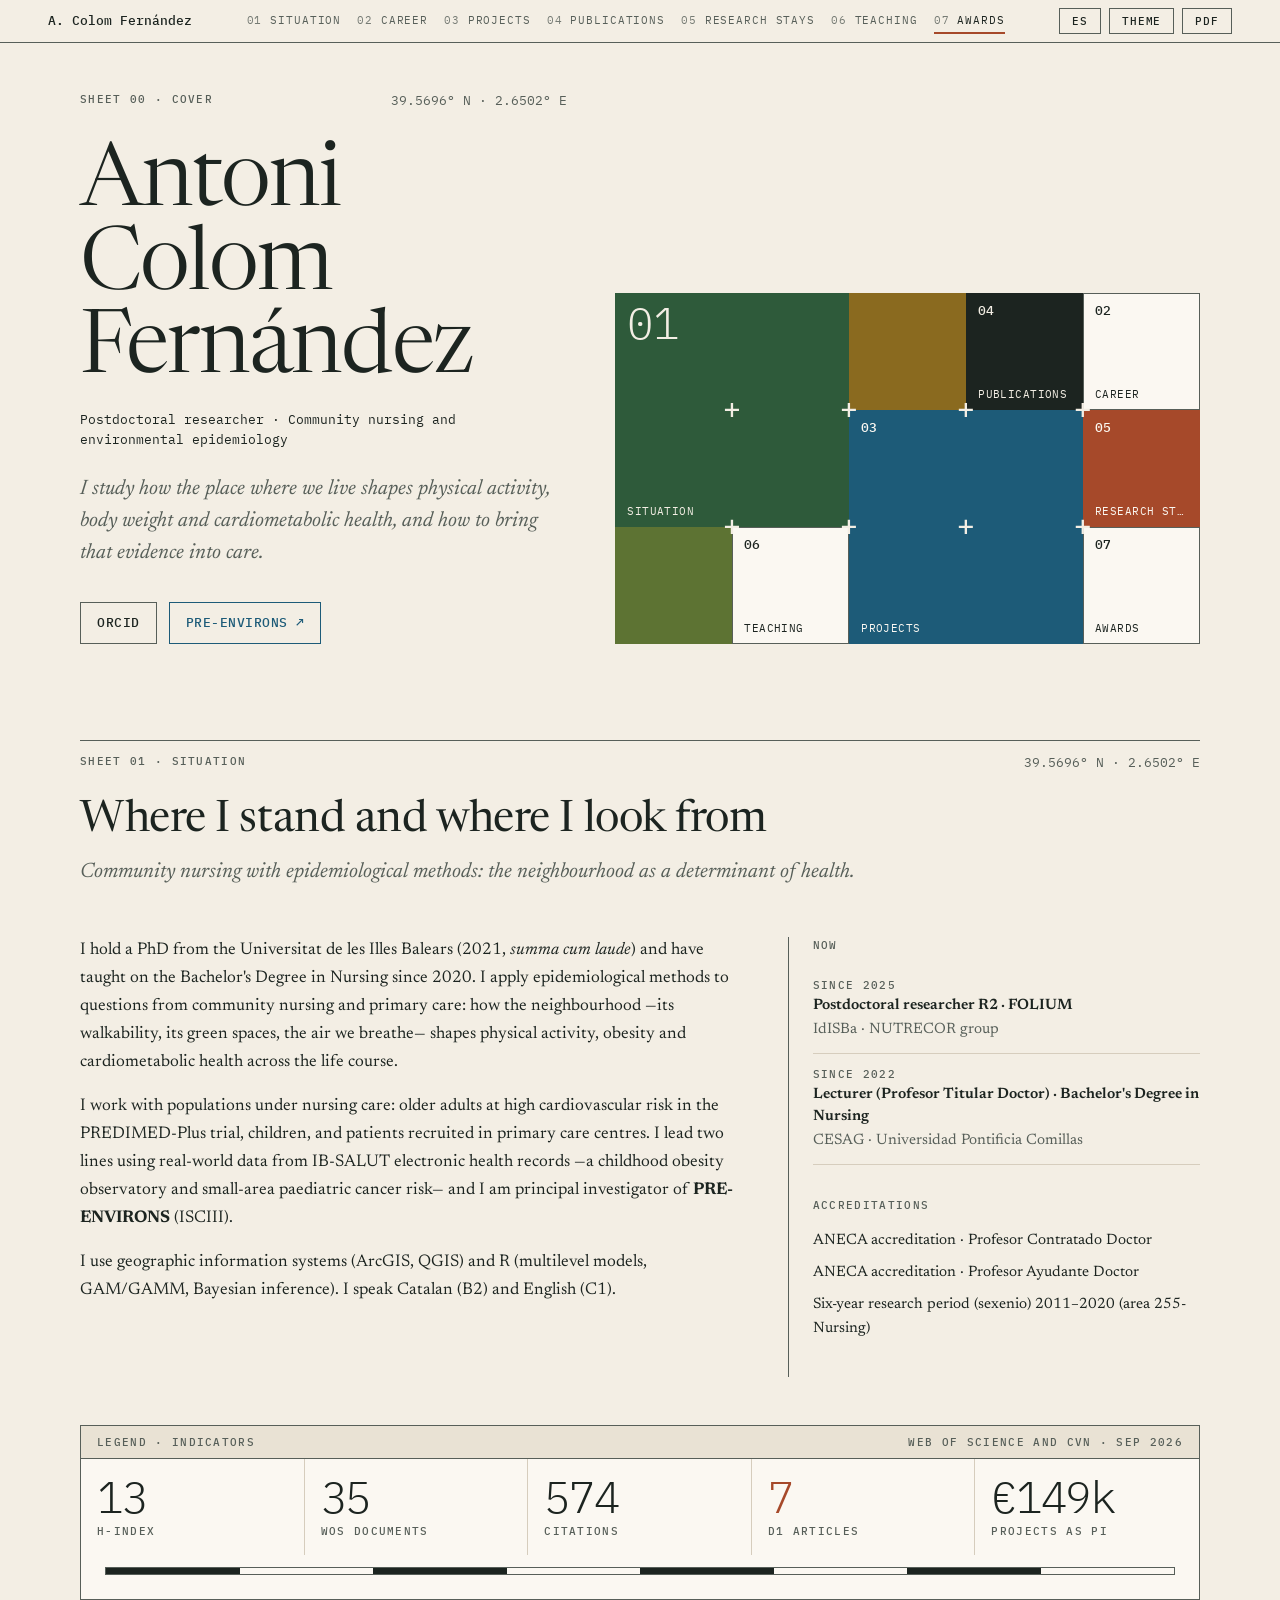
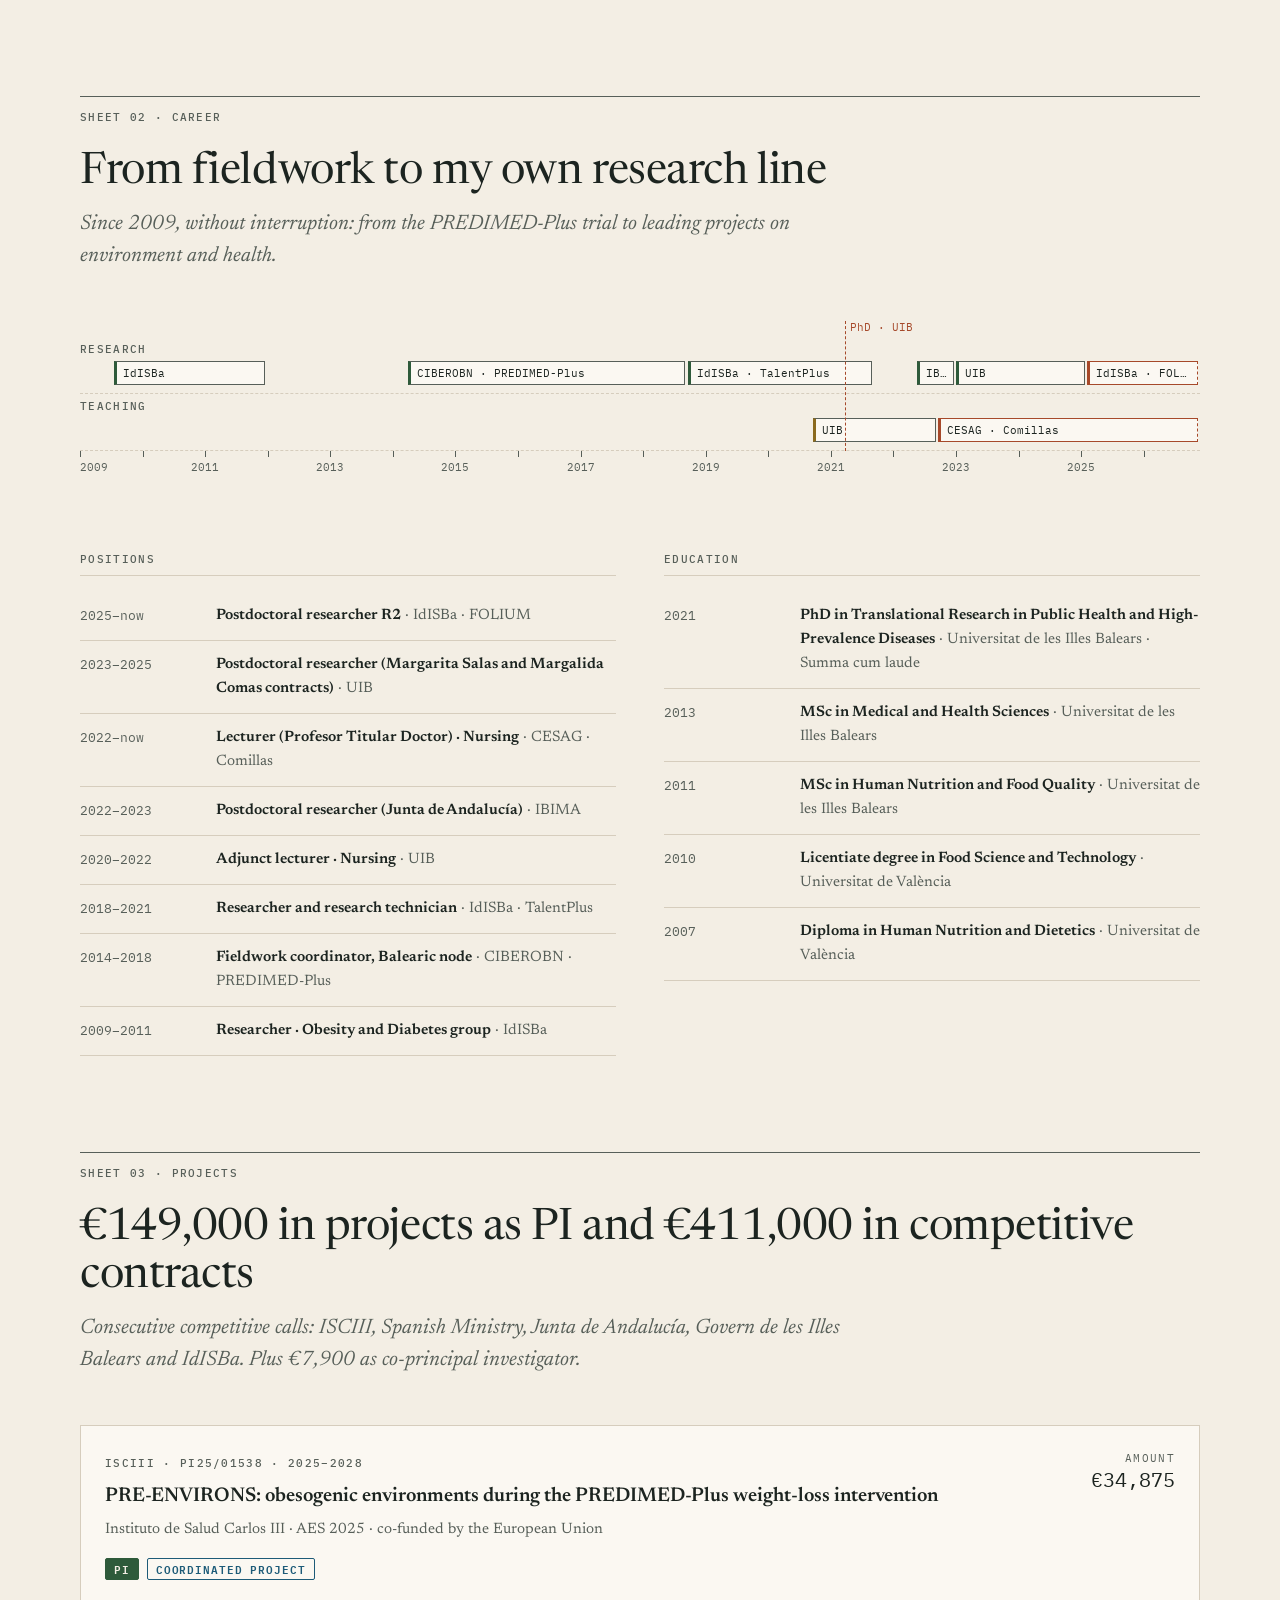
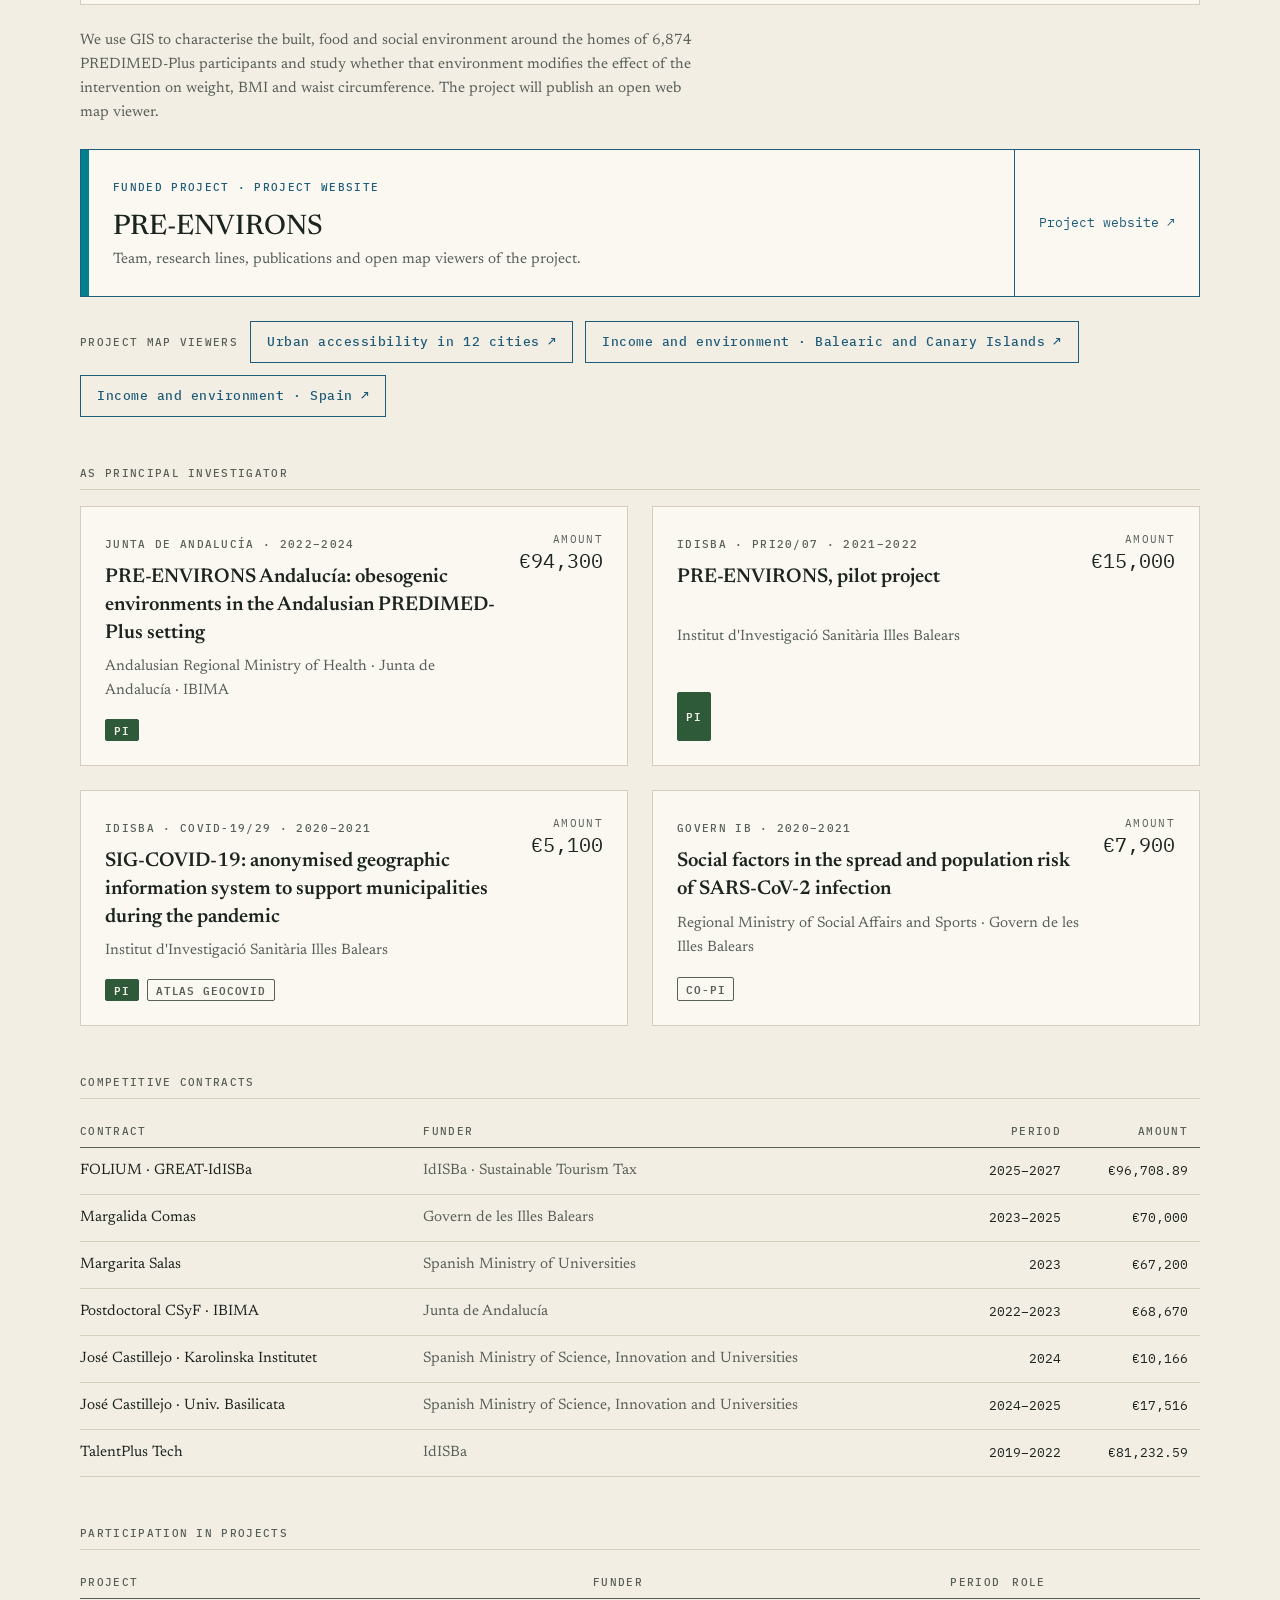
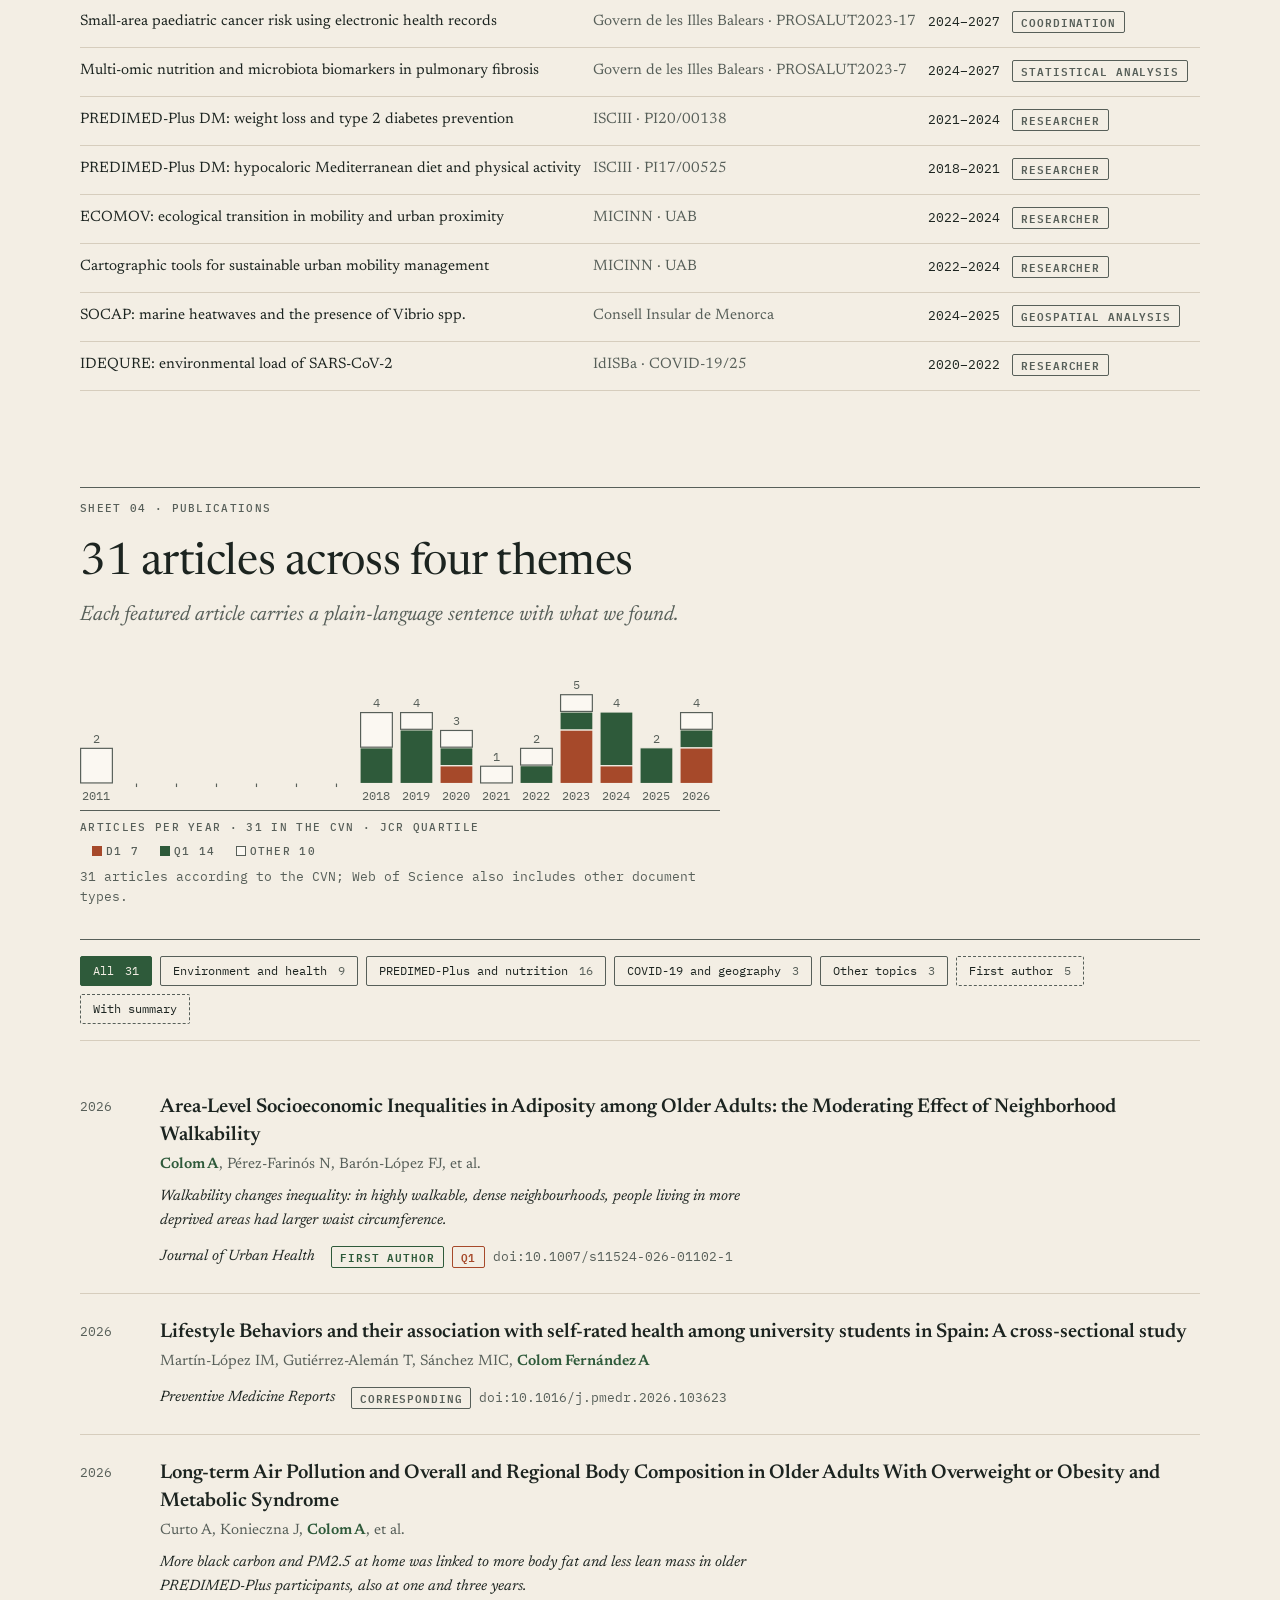
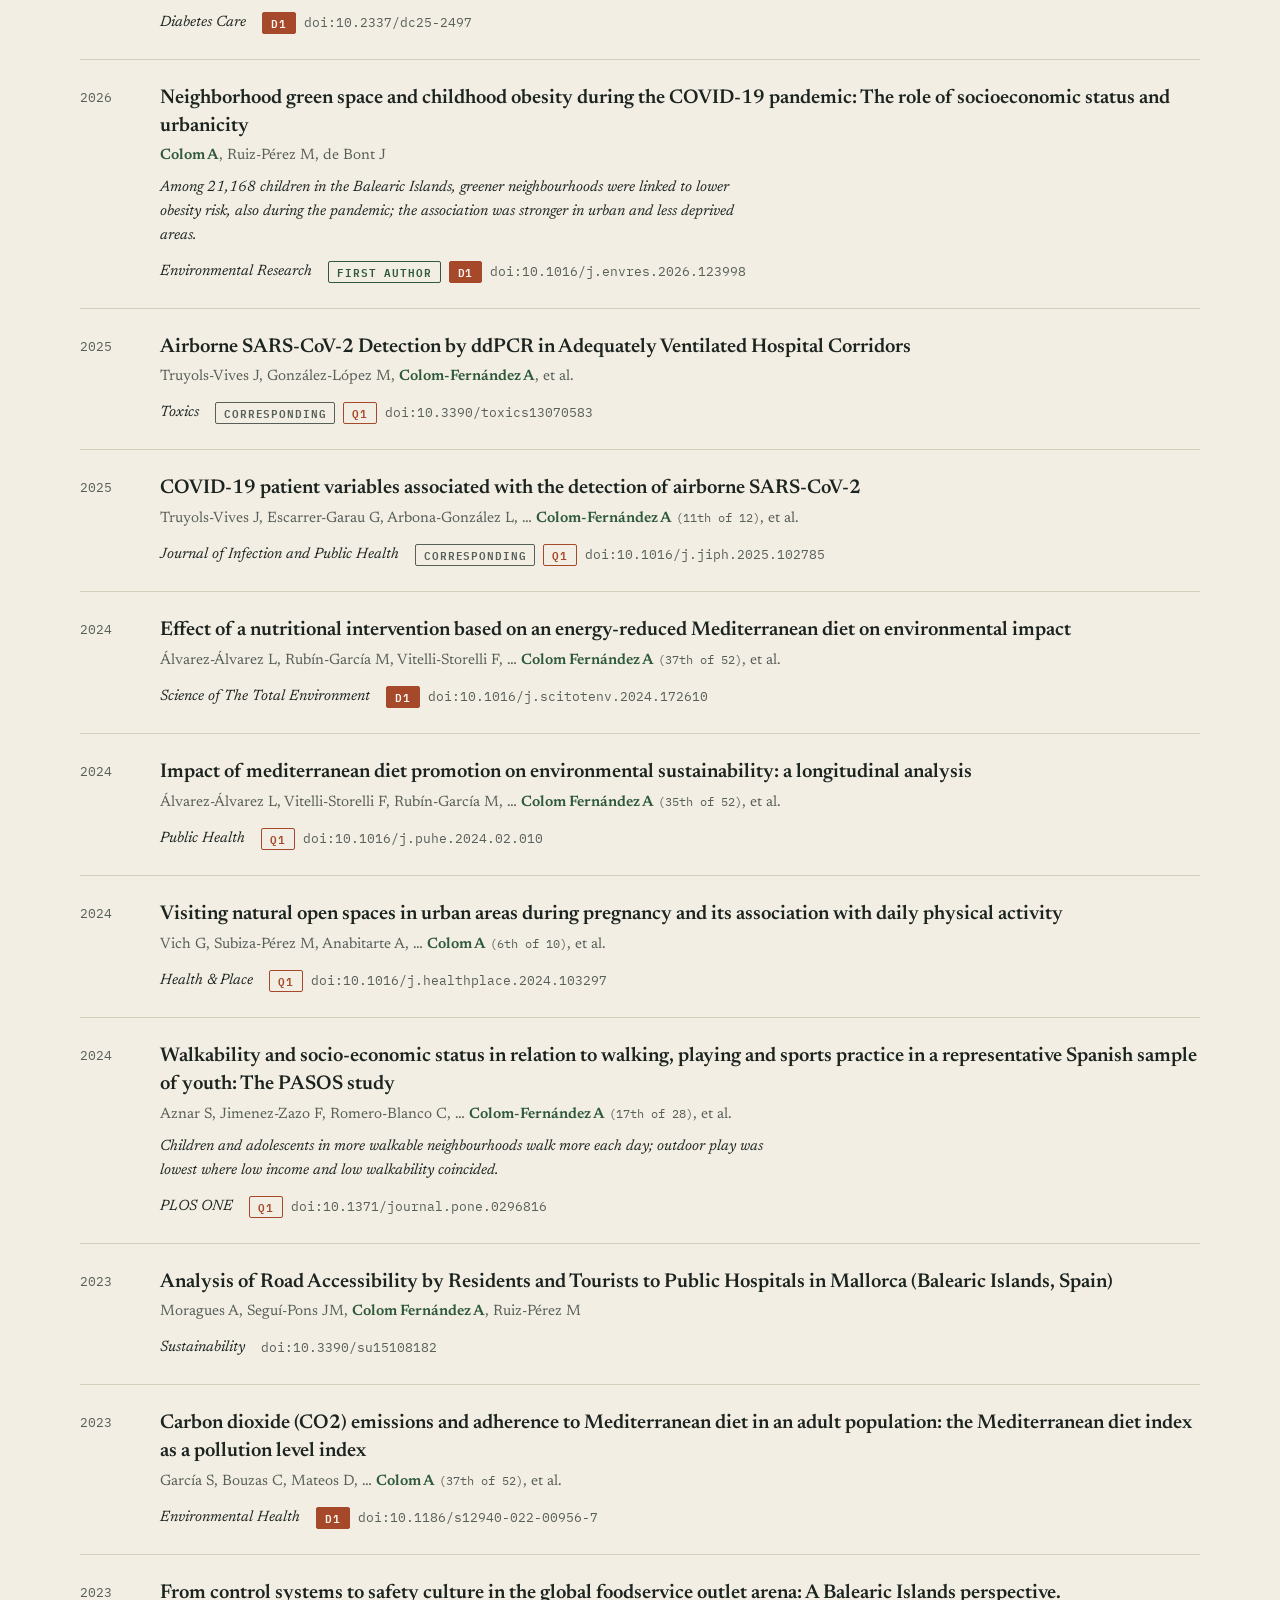
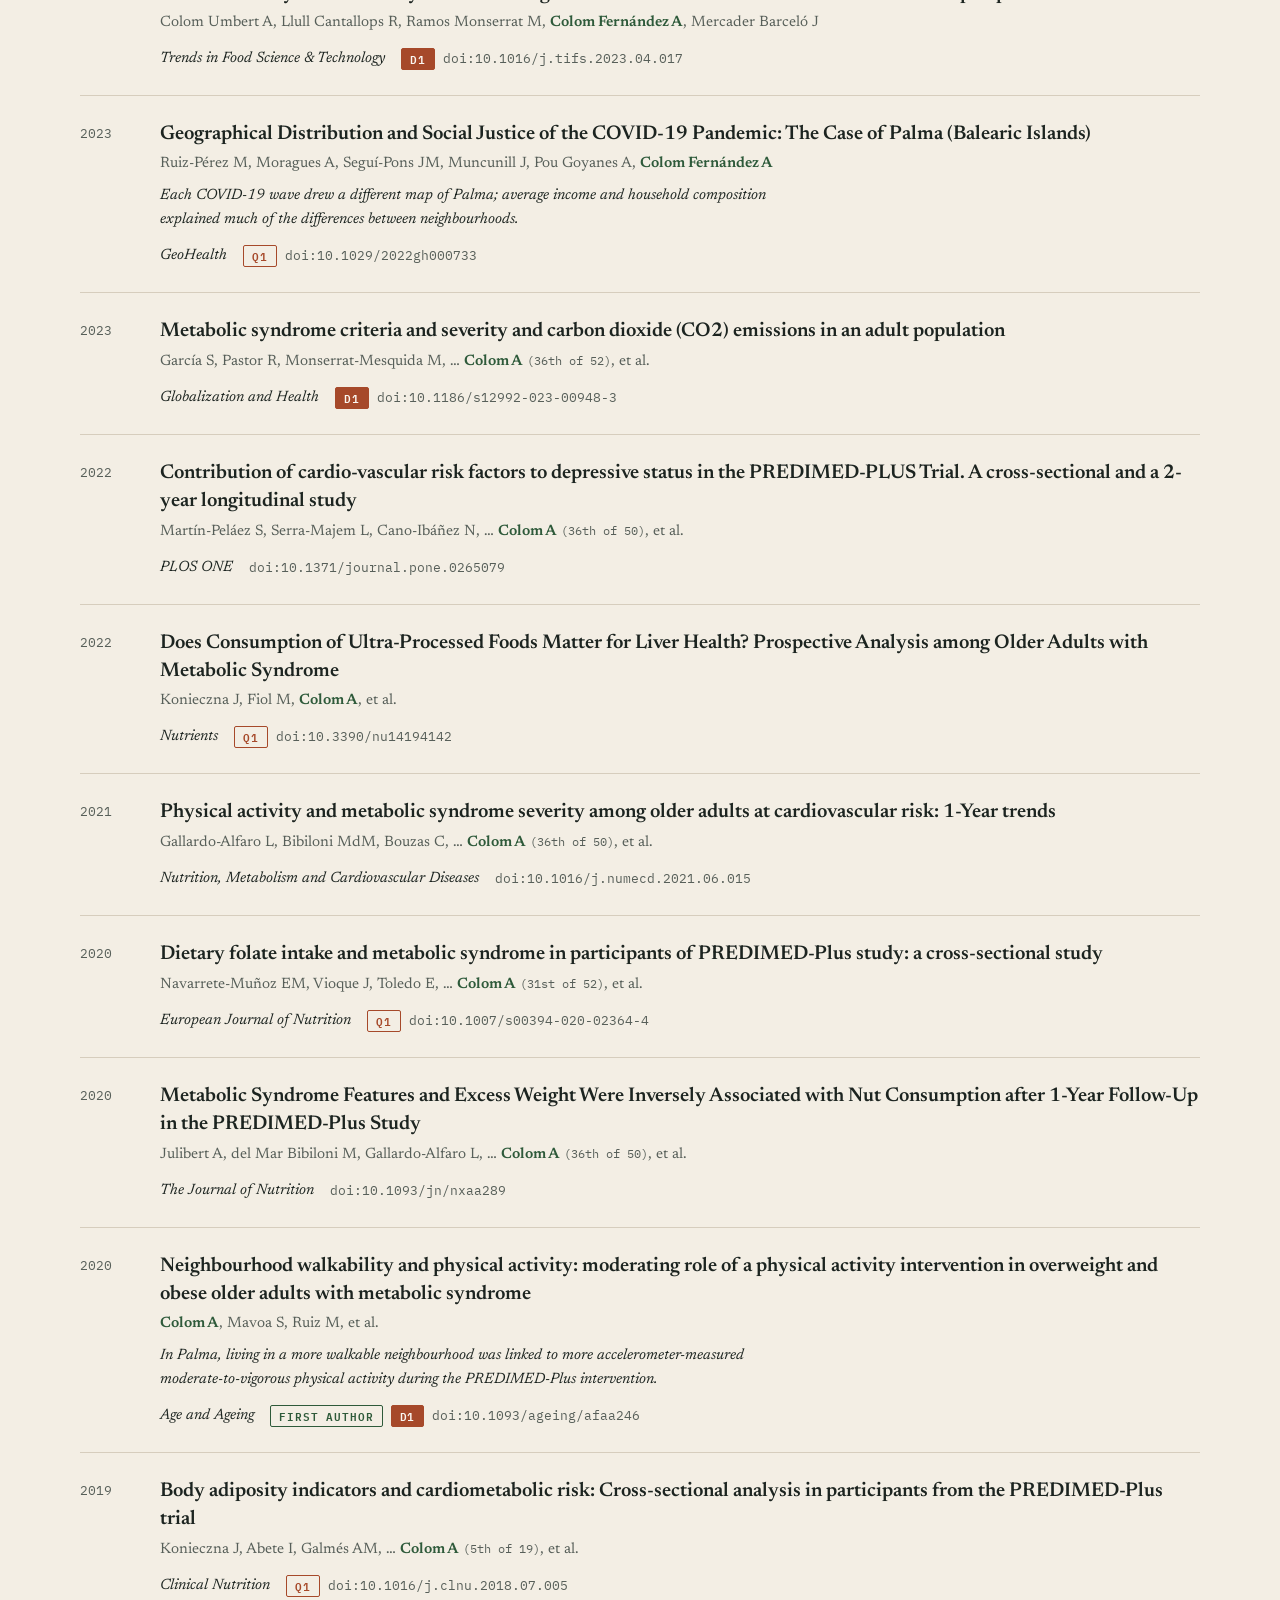
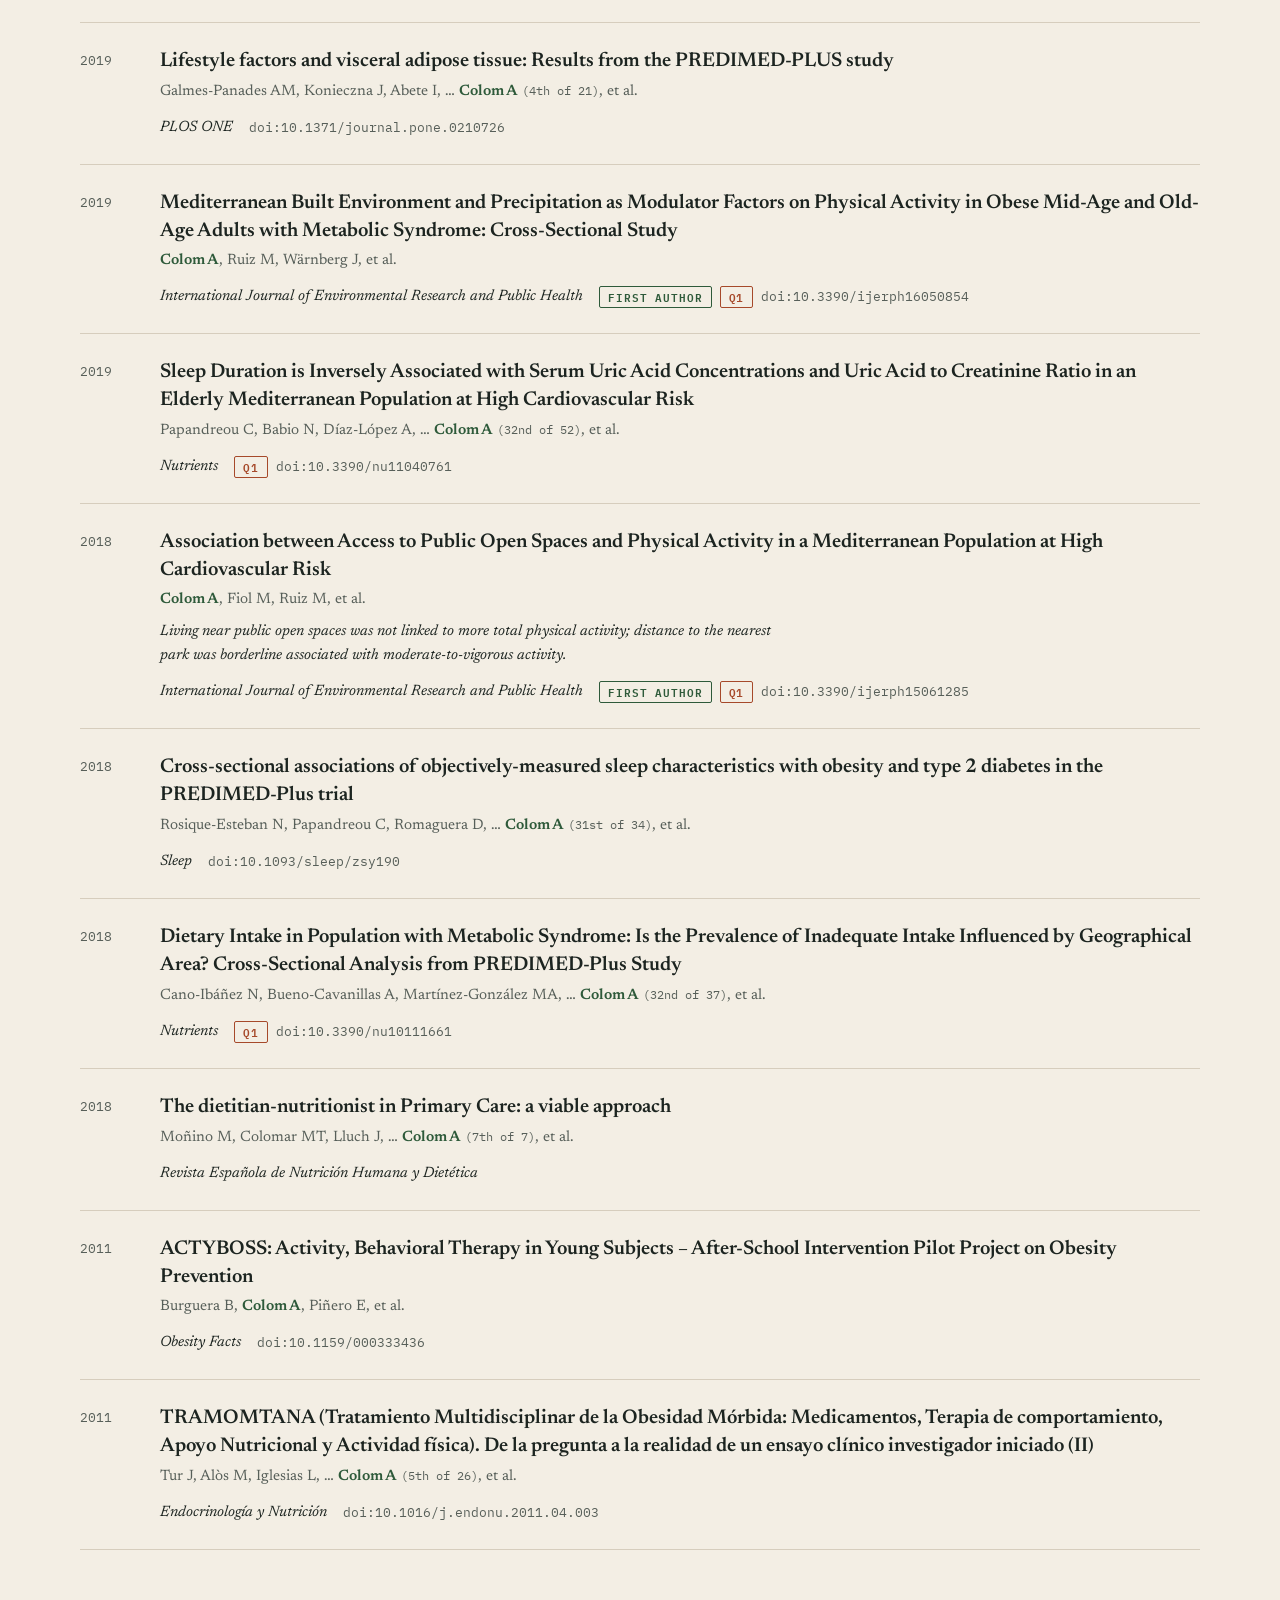
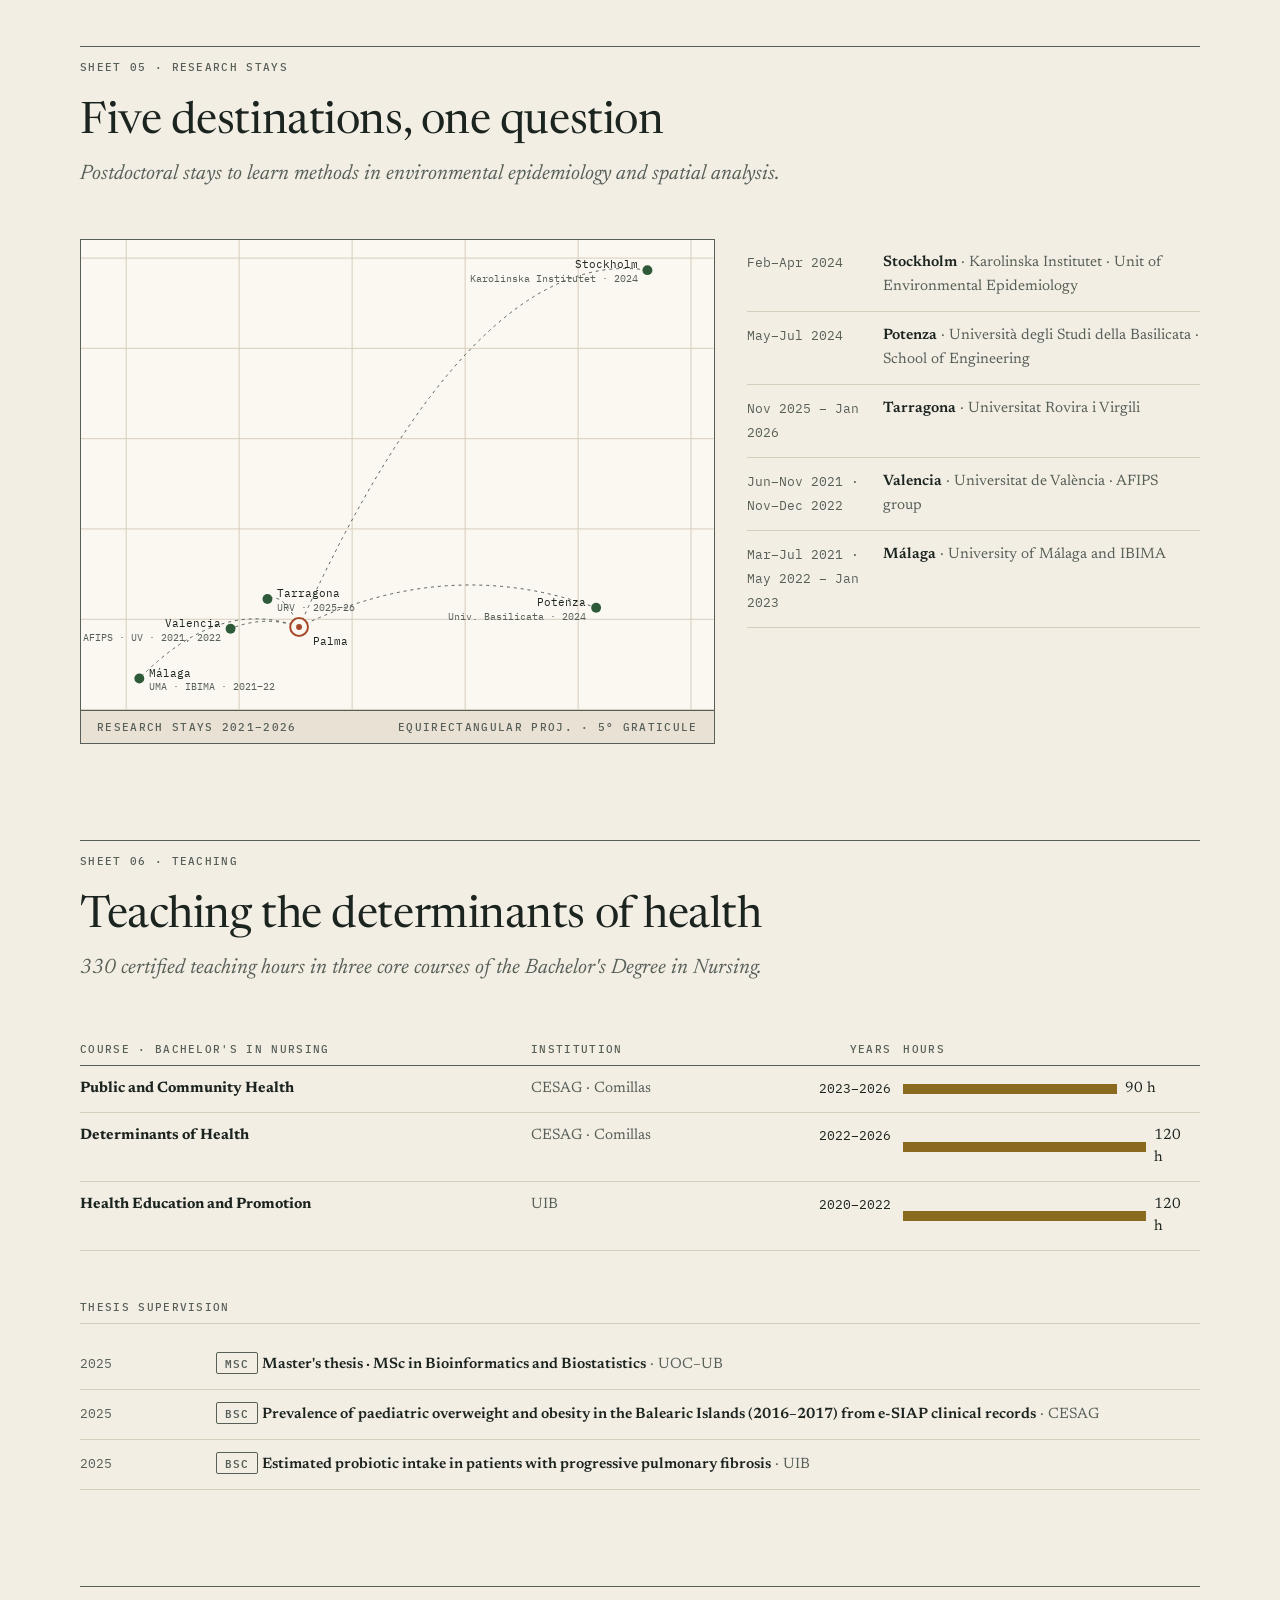
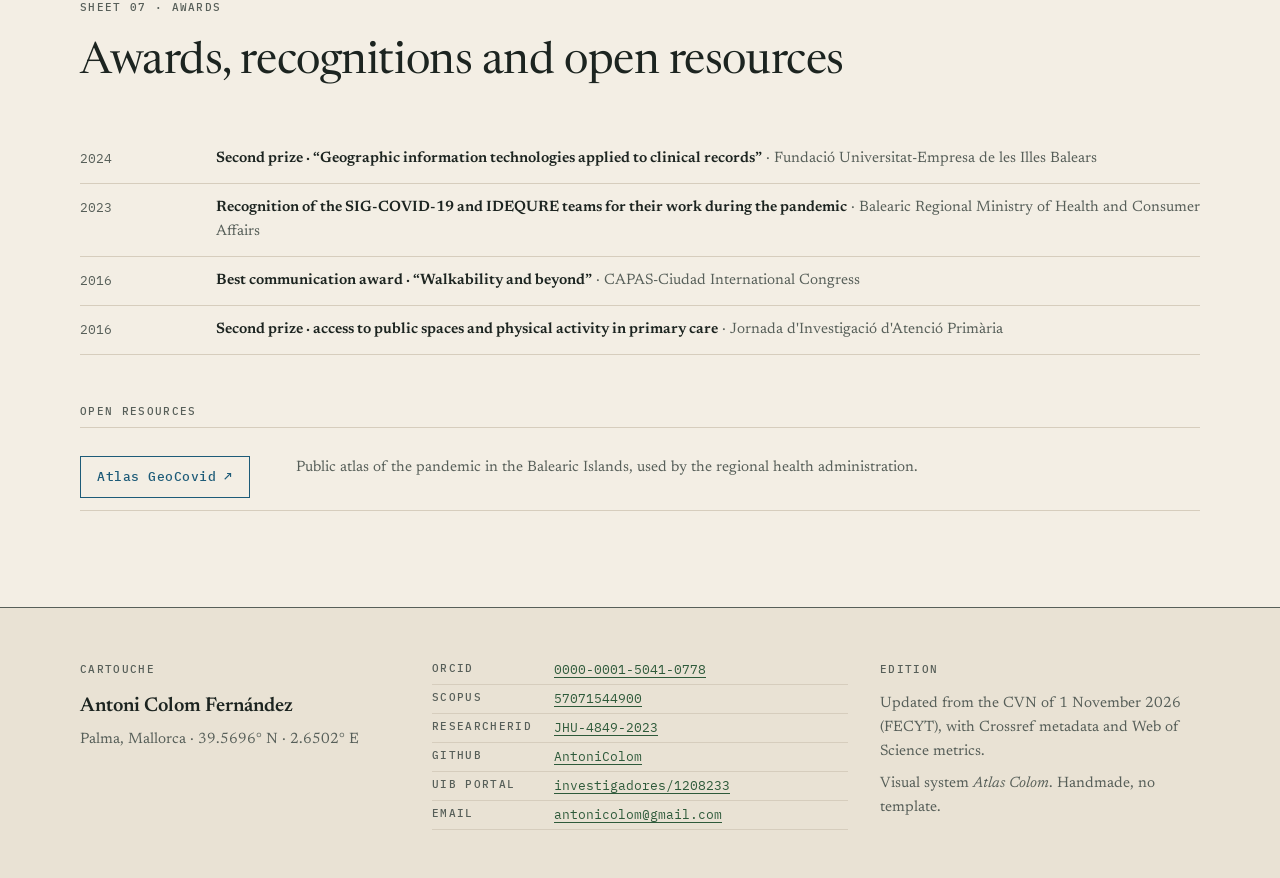
<file: en/index.html>
<!doctype html>
<html lang="en">
<head>
<meta charset="utf-8">
<meta name="viewport" content="width=device-width, initial-scale=1">
<title>Antoni Colom Fernández · CV</title>
<meta name="description" content="CV of Antoni Colom Fernández, postdoctoral researcher in community nursing and environmental epidemiology (IdISBa, Palma). Principal investigator of PRE-ENVIRONS.">
<link rel="canonical" href="https://antonicolom.github.io/en/">
<link rel="alternate" hreflang="es" href="https://antonicolom.github.io/">
<link rel="alternate" hreflang="en" href="https://antonicolom.github.io/en/">
<link rel="alternate" hreflang="x-default" href="https://antonicolom.github.io/">
<meta property="og:type" content="profile">
<meta property="og:locale" content="en_GB">
<meta property="og:title" content="Antoni Colom Fernández · CV">
<meta property="og:description" content="CV of Antoni Colom Fernández, postdoctoral researcher in community nursing and environmental epidemiology (IdISBa, Palma). Principal investigator of PRE-ENVIRONS.">
<meta property="og:url" content="https://antonicolom.github.io/en/">
<meta name="theme-color" content="#f3eee4" media="(prefers-color-scheme: light)">
<meta name="theme-color" content="#121715" media="(prefers-color-scheme: dark)">
<link rel="icon" href="data:image/svg+xml,%3Csvg xmlns='http://www.w3.org/2000/svg' viewBox='0 0 32 32'%3E%3Crect width='32' height='32' fill='%232e5a3a'/%3E%3Crect x='16' y='16' width='16' height='16' fill='%231d5b78'/%3E%3Ccircle cx='24' cy='8' r='4' fill='%23a6492a'/%3E%3C/svg%3E">
<link rel="preconnect" href="https://fonts.googleapis.com">
<link rel="preconnect" href="https://fonts.gstatic.com" crossorigin>
<link rel="stylesheet" href="https://fonts.googleapis.com/css2?family=Newsreader:ital,opsz,wght@0,6..72,200..800;1,6..72,200..800&family=IBM+Plex+Mono:wght@300;400;500;600&display=swap">
<link rel="stylesheet" href="../assets/tokens.css">
<link rel="stylesheet" href="../assets/atlas.css">
<link rel="stylesheet" href="../assets/site.css">
<script>try{var t=localStorage.getItem('theme');if(t)document.documentElement.dataset.theme=t}catch(e){}</script>
<script type="application/ld+json">{"@context": "https://schema.org", "@type": "Person", "name": "Antoni Colom Fernández", "url": "https://antonicolom.github.io/en/", "jobTitle": "Postdoctoral researcher", "affiliation": [{"@type": "Organization", "name": "Institut d'Investigació Sanitària Illes Balears (IdISBa)"}, {"@type": "Organization", "name": "CESAG · Universidad Pontificia Comillas"}], "alumniOf": {"@type": "CollegeOrUniversity", "name": "Universitat de les Illes Balears"}, "sameAs": ["https://orcid.org/0000-0001-5041-0778", "https://github.com/AntoniColom"], "knowsAbout": ["Environmental epidemiology", "Community nursing", "Geographic information systems", "Walkability", "PREDIMED-Plus"]}</script>
</head>
<body>
<a class="skip" href="#situation">Skip to content</a>
<header class="bar">
  <a class="bar-name" href="#top">A. Colom Fernández</a>
  <nav class="bar-index" aria-label="Sheets"><a href="#situation" data-sec="situation"><span>01</span> Situation</a><a href="#career" data-sec="career"><span>02</span> Career</a><a href="#projects" data-sec="projects"><span>03</span> Projects</a><a href="#publications" data-sec="publications"><span>04</span> Publications</a><a href="#stays" data-sec="stays"><span>05</span> Research stays</a><a href="#teaching" data-sec="teaching"><span>06</span> Teaching</a><a href="#awards" data-sec="awards"><span>07</span> Awards</a></nav>
  <div class="bar-tools">
    <a class="ac-btn tool" href="../" hreflang="es" lang="es" aria-label="Versión en castellano">ES</a>
    <button class="ac-btn tool" type="button" data-action="theme" aria-label="Switch between light and dark theme">Theme</button>
    <button class="ac-btn tool" type="button" data-action="print">PDF</button>
  </div>
</header>
<main id="top">
<section class="hero" aria-label="Cover">
  <div class="hero-text">
    <div class="ac-sheet-meta"><span class="ac-label">Sheet 00 · Cover</span><span class="ac-data">39.5696° N · 2.6502° E</span></div>
    <h1 class="hero-name">Antoni<br>Colom Fernández</h1>
    <p class="hero-role">Postdoctoral researcher · Community nursing and environmental epidemiology</p>
    <p class="ac-sheet-lede">I study how the place where we live shapes physical activity, body weight and cardiometabolic health, and how to bring that evidence into care.</p>
    <div class="btn-row"><a class="ac-btn" href="https://orcid.org/0000-0001-5041-0778">ORCID</a><a class="ac-btn ac-btn-outbound" href="https://github.com/PreEnvirons" target="_blank" rel="noopener">PRE-ENVIRONS<span class="ac-btn-arrow" aria-hidden="true">↗</span></a></div>
  </div>
  <nav class="tiles" aria-label="Sheet index"><a class="tile tile-pine" href="#situation" style="grid-column:1 / 3;grid-row:1 / 3"><span class="tile-n">01</span><span class="tile-name">Situation</span></a><span class="tile tile-ochre" style="grid-column:3 / 4;grid-row:1 / 2" aria-hidden="true"></span><a class="tile tile-ink" href="#publications" style="grid-column:4 / 5;grid-row:1 / 2"><span class="tile-n">04</span><span class="tile-name">Publications</span></a><a class="tile tile-raised" href="#career" style="grid-column:5 / 6;grid-row:1 / 2"><span class="tile-n">02</span><span class="tile-name">Career</span></a><a class="tile tile-sea" href="#projects" style="grid-column:3 / 5;grid-row:2 / 4"><span class="tile-n">03</span><span class="tile-name">Projects</span></a><a class="tile tile-terra" href="#stays" style="grid-column:5 / 6;grid-row:2 / 3"><span class="tile-n">05</span><span class="tile-name">Research stays</span></a><span class="tile tile-olive" style="grid-column:1 / 2;grid-row:3 / 4" aria-hidden="true"></span><a class="tile tile-raised" href="#teaching" style="grid-column:2 / 3;grid-row:3 / 4"><span class="tile-n">06</span><span class="tile-name">Teaching</span></a><a class="tile tile-raised" href="#awards" style="grid-column:5 / 6;grid-row:3 / 4"><span class="tile-n">07</span><span class="tile-name">Awards</span></a>
<svg class="tiles-marks" viewBox="0 0 500 300" aria-hidden="true"><path d="M94 100h12M100 94v12"/><path d="M94 200h12M100 194v12"/><path d="M194 100h12M200 94v12"/><path d="M194 200h12M200 194v12"/><path d="M294 100h12M300 94v12"/><path d="M294 200h12M300 194v12"/><path d="M394 100h12M400 94v12"/><path d="M394 200h12M400 194v12"/></svg></nav>
</section>
<section id="situation" class="sheet" aria-labelledby="situation-t">
<header class="ac-sheet">
  <div class="ac-sheet-meta"><span class="ac-label">Sheet 01 · Situation</span><span class="ac-data">39.5696° N · 2.6502° E</span></div>
  <h2 class="ac-sheet-title" id="situation-t">Where I stand and where I look from</h2>
  <p class="ac-sheet-lede">Community nursing with epidemiological methods: the neighbourhood as a determinant of health.</p>
</header>
<div class="two">
  <div class="prose"><p>I hold a PhD from the Universitat de les Illes Balears (2021, <em>summa cum laude</em>) and have taught on the Bachelor's Degree in Nursing since 2020. I apply epidemiological methods to questions from community nursing and primary care: how the neighbourhood —its walkability, its green spaces, the air we breathe— shapes physical activity, obesity and cardiometabolic health across the life course.</p><p>I work with populations under nursing care: older adults at high cardiovascular risk in the PREDIMED-Plus trial, children, and patients recruited in primary care centres. I lead two lines using real-world data from IB-SALUT electronic health records —a childhood obesity observatory and small-area paediatric cancer risk— and I am principal investigator of <strong>PRE-ENVIRONS</strong> (ISCIII).</p><p>I use geographic information systems (ArcGIS, QGIS) and R (multilevel models, GAM/GAMM, Bayesian inference). I speak Catalan (B2) and English (C1).</p></div>
  <aside class="side">
    <h3 class="ac-label">Now</h3><ul class="now"><li><span class="ac-label">Since 2025</span><strong>Postdoctoral researcher R2 · FOLIUM</strong><span class="muted">IdISBa · NUTRECOR group</span></li><li><span class="ac-label">Since 2022</span><strong>Lecturer (Profesor Titular Doctor) · Bachelor&#x27;s Degree in Nursing</strong><span class="muted">CESAG · Universidad Pontificia Comillas</span></li></ul>
    <h3 class="ac-label">Accreditations</h3><ul class="plain"><li>ANECA accreditation · Profesor Contratado Doctor</li><li>ANECA accreditation · Profesor Ayudante Doctor</li><li>Six-year research period (sexenio) 2011–2020 (area 255-Nursing)</li></ul>
  </aside>
</div>
<section class="ac-legend" aria-label="Indicators">
  <div class="ac-legend-head"><span class="ac-label">Legend · indicators</span><span class="ac-label">Web of Science and CVN · Sep 2026</span></div>
  <div class="ac-legend-grid"><div class="ac-legend-cell"><span class="ac-metric">13</span><span class="ac-label">H-index</span></div><div class="ac-legend-cell"><span class="ac-metric">35</span><span class="ac-label">WoS documents</span></div><div class="ac-legend-cell"><span class="ac-metric">574</span><span class="ac-label">Citations</span></div><div class="ac-legend-cell"><span class="ac-metric ac-metric-accent">7</span><span class="ac-label">D1 articles</span></div><div class="ac-legend-cell"><span class="ac-metric">€149k</span><span class="ac-label">Projects as PI</span></div></div>
  <div class="ac-pad" style="padding-top:0"><div class="ac-scale" aria-hidden="true"><span></span><span></span><span></span><span></span><span></span><span></span><span></span><span></span></div></div>
</section>
</section><section id="career" class="sheet" aria-labelledby="career-t">
<header class="ac-sheet">
  <div class="ac-sheet-meta"><span class="ac-label">Sheet 02 · Career</span></div>
  <h2 class="ac-sheet-title" id="career-t">From fieldwork to my own research line</h2>
  <p class="ac-sheet-lede">Since 2009, without interruption: from the PREDIMED-Plus trial to leading projects on environment and health.</p>
</header>
<div class="scroll-x"><div class="ac-transect" role="img" aria-label="Career from 2009 to today"><div class="ac-transect-lane"><span class="ac-label ac-transect-lane-label">Research</span><div class="ac-transect-bar" data-kind="research" data-current="false" title="Researcher · Obesity and Diabetes group — IdISBa (2009–2011)" style="left:3.017%;width:calc(13.687% - 2px)">IdISBa</div><div class="ac-transect-bar" data-kind="research" data-current="false" title="Fieldwork coordinator, Balearic node — CIBEROBN · PREDIMED-Plus (2014–2018)" style="left:29.330%;width:calc(24.860% - 2px)">CIBEROBN · PREDIMED-Plus</div><div class="ac-transect-bar" data-kind="research" data-current="false" title="Researcher and research technician — IdISBa · TalentPlus (2018–2021)" style="left:54.246%;width:calc(16.648% - 2px)">IdISBa · TalentPlus</div><div class="ac-transect-bar" data-kind="research" data-current="false" title="Postdoctoral researcher (Junta de Andalucía) — IBIMA (2022–2023)" style="left:74.693%;width:calc(3.520% - 2px)">IBIMA</div><div class="ac-transect-bar" data-kind="research" data-current="false" title="Postdoctoral researcher (Margarita Salas and Margalida Comas contracts) — UIB (2023–2025)" style="left:78.212%;width:calc(11.732% - 2px)">UIB</div><div class="ac-transect-bar" data-kind="research" data-current="true" title="Postdoctoral researcher R2 — IdISBa · FOLIUM (2025–present)" style="left:89.944%;width:calc(10.056% - 2px)">IdISBa · FOLIUM</div></div><div class="ac-transect-lane"><span class="ac-label ac-transect-lane-label">Teaching</span><div class="ac-transect-bar" data-kind="teaching" data-current="false" title="Adjunct lecturer · Nursing — UIB (2020–2022)" style="left:65.419%;width:calc(11.173% - 2px)">UIB</div><div class="ac-transect-bar" data-kind="teaching" data-current="true" title="Lecturer (Profesor Titular Doctor) · Nursing — CESAG · Comillas (2022–present)" style="left:76.592%;width:calc(23.408% - 2px)">CESAG · Comillas</div></div><div class="ac-transect-milestone" style="left:68.324%"><span>PhD · UIB</span></div><div class="ac-transect-axis"><span class="ac-transect-tick" style="left:0.000%"></span><span class="ac-transect-year" style="left:0.000%;transform:none">2009</span><span class="ac-transect-tick" style="left:5.587%"></span><span class="ac-transect-tick" style="left:11.173%"></span><span class="ac-transect-year" style="left:11.173%">2011</span><span class="ac-transect-tick" style="left:16.760%"></span><span class="ac-transect-tick" style="left:22.346%"></span><span class="ac-transect-year" style="left:22.346%">2013</span><span class="ac-transect-tick" style="left:27.933%"></span><span class="ac-transect-tick" style="left:33.520%"></span><span class="ac-transect-year" style="left:33.520%">2015</span><span class="ac-transect-tick" style="left:39.106%"></span><span class="ac-transect-tick" style="left:44.693%"></span><span class="ac-transect-year" style="left:44.693%">2017</span><span class="ac-transect-tick" style="left:50.279%"></span><span class="ac-transect-tick" style="left:55.866%"></span><span class="ac-transect-year" style="left:55.866%">2019</span><span class="ac-transect-tick" style="left:61.453%"></span><span class="ac-transect-tick" style="left:67.039%"></span><span class="ac-transect-year" style="left:67.039%">2021</span><span class="ac-transect-tick" style="left:72.626%"></span><span class="ac-transect-tick" style="left:78.212%"></span><span class="ac-transect-year" style="left:78.212%">2023</span><span class="ac-transect-tick" style="left:83.799%"></span><span class="ac-transect-tick" style="left:89.385%"></span><span class="ac-transect-year" style="left:89.385%">2025</span><span class="ac-transect-tick" style="left:94.972%"></span></div></div></div>
<div class="two even">
  <div><h3 class="ac-label block-h">Positions</h3><ol class="ledger"><li><span class="yr">2025–now</span><span><strong>Postdoctoral researcher R2</strong><span class="muted"> · IdISBa · FOLIUM</span></span></li><li><span class="yr">2023–2025</span><span><strong>Postdoctoral researcher (Margarita Salas and Margalida Comas contracts)</strong><span class="muted"> · UIB</span></span></li><li><span class="yr">2022–now</span><span><strong>Lecturer (Profesor Titular Doctor) · Nursing</strong><span class="muted"> · CESAG · Comillas</span></span></li><li><span class="yr">2022–2023</span><span><strong>Postdoctoral researcher (Junta de Andalucía)</strong><span class="muted"> · IBIMA</span></span></li><li><span class="yr">2020–2022</span><span><strong>Adjunct lecturer · Nursing</strong><span class="muted"> · UIB</span></span></li><li><span class="yr">2018–2021</span><span><strong>Researcher and research technician</strong><span class="muted"> · IdISBa · TalentPlus</span></span></li><li><span class="yr">2014–2018</span><span><strong>Fieldwork coordinator, Balearic node</strong><span class="muted"> · CIBEROBN · PREDIMED-Plus</span></span></li><li><span class="yr">2009–2011</span><span><strong>Researcher · Obesity and Diabetes group</strong><span class="muted"> · IdISBa</span></span></li></ol></div>
  <div><h3 class="ac-label block-h">Education</h3><ol class="ledger"><li><span class="yr">2021</span><span><strong>PhD in Translational Research in Public Health and High-Prevalence Diseases</strong><span class="muted"> · Universitat de les Illes Balears · Summa cum laude</span></span></li><li><span class="yr">2013</span><span><strong>MSc in Medical and Health Sciences</strong><span class="muted"> · Universitat de les Illes Balears</span></span></li><li><span class="yr">2011</span><span><strong>MSc in Human Nutrition and Food Quality</strong><span class="muted"> · Universitat de les Illes Balears</span></span></li><li><span class="yr">2010</span><span><strong>Licentiate degree in Food Science and Technology</strong><span class="muted"> · Universitat de València</span></span></li><li><span class="yr">2007</span><span><strong>Diploma in Human Nutrition and Dietetics</strong><span class="muted"> · Universitat de València</span></span></li></ol></div>
</div>
</section><section id="projects" class="sheet" aria-labelledby="projects-t">
<header class="ac-sheet">
  <div class="ac-sheet-meta"><span class="ac-label">Sheet 03 · Projects</span></div>
  <h2 class="ac-sheet-title" id="projects-t">€149,000 in projects as PI and €411,000 in competitive contracts</h2>
  <p class="ac-sheet-lede">Consecutive competitive calls: ISCIII, Spanish Ministry, Junta de Andalucía, Govern de les Illes Balears and IdISBa. Plus €7,900 as co-principal investigator.</p>
</header>
<div class="stack">
  <article class="ac-grant">
  <div><span class="ac-label">ISCIII · PI25/01538 · 2025–2028</span><h3 class="ac-grant-title">PRE-ENVIRONS: obesogenic environments during the PREDIMED-Plus weight-loss intervention</h3></div>
  <p class="ac-grant-funder">Instituto de Salud Carlos III · AES 2025 · co-funded by the European Union</p><div class="ac-grant-amount"><small>Amount</small>€34,875</div>
  <div class="ac-grant-tags"><span class="ac-badge ac-badge-ip">PI</span><span class="ac-badge ac-badge-project">Coordinated project</span></div>
</article>
  <p class="prose-sm">We use GIS to characterise the built, food and social environment around the homes of 6,874 PREDIMED-Plus participants and study whether that environment modifies the effect of the intervention on weight, BMI and waist circumference. The project will publish an open web map viewer.</p>
  <a class="ac-bridge" href="https://github.com/PreEnvirons" target="_blank" rel="noopener">
  <span class="ac-bridge-edge" aria-hidden="true"></span>
  <div class="ac-bridge-body"><span class="ac-label ac-bridge-label">Funded project · project website</span>
    <p class="ac-bridge-name">PRE-ENVIRONS</p><p class="ac-bridge-desc">Team, research lines, publications and open map viewers of the project.</p></div>
  <span class="ac-bridge-go">Project website ↗</span>
</a>
  <div class="btn-row"><span class="ac-label">Project map viewers</span><a class="ac-btn ac-btn-outbound" href="https://preenvirons.github.io/bivariate-urban-access/" target="_blank" rel="noopener">Urban accessibility in 12 cities<span class="ac-btn-arrow" aria-hidden="true">↗</span></a><a class="ac-btn ac-btn-outbound" href="https://preenvirons.github.io/bivariate-rent-income/" target="_blank" rel="noopener">Income and environment · Balearic and Canary Islands<span class="ac-btn-arrow" aria-hidden="true">↗</span></a><a class="ac-btn ac-btn-outbound" href="https://preenvirons.github.io/bivariate-rent-income-spain/" target="_blank" rel="noopener">Income and environment · Spain<span class="ac-btn-arrow" aria-hidden="true">↗</span></a></div>
</div>
<h3 class="ac-label block-h">As principal investigator</h3>
<div class="grid-2"><article class="ac-grant">
  <div><span class="ac-label">Junta de Andalucía · 2022–2024</span><h3 class="ac-grant-title">PRE-ENVIRONS Andalucía: obesogenic environments in the Andalusian PREDIMED-Plus setting</h3></div>
  <p class="ac-grant-funder">Andalusian Regional Ministry of Health · Junta de Andalucía · IBIMA</p><div class="ac-grant-amount"><small>Amount</small>€94,300</div>
  <div class="ac-grant-tags"><span class="ac-badge ac-badge-ip">PI</span></div>
</article><article class="ac-grant">
  <div><span class="ac-label">IdISBa · PRI20/07 · 2021–2022</span><h3 class="ac-grant-title">PRE-ENVIRONS, pilot project</h3></div>
  <p class="ac-grant-funder">Institut d&#x27;Investigació Sanitària Illes Balears</p><div class="ac-grant-amount"><small>Amount</small>€15,000</div>
  <div class="ac-grant-tags"><span class="ac-badge ac-badge-ip">PI</span></div>
</article><article class="ac-grant">
  <div><span class="ac-label">IdISBa · COVID-19/29 · 2020–2021</span><h3 class="ac-grant-title">SIG-COVID-19: anonymised geographic information system to support municipalities during the pandemic</h3></div>
  <p class="ac-grant-funder">Institut d&#x27;Investigació Sanitària Illes Balears</p><div class="ac-grant-amount"><small>Amount</small>€5,100</div>
  <div class="ac-grant-tags"><span class="ac-badge ac-badge-ip">PI</span><span class="ac-badge">Atlas GeoCovid</span></div>
</article><article class="ac-grant">
  <div><span class="ac-label">Govern IB · 2020–2021</span><h3 class="ac-grant-title">Social factors in the spread and population risk of SARS-CoV-2 infection</h3></div>
  <p class="ac-grant-funder">Regional Ministry of Social Affairs and Sports · Govern de les Illes Balears</p><div class="ac-grant-amount"><small>Amount</small>€7,900</div>
  <div class="ac-grant-tags"><span class="ac-badge">Co-PI</span></div>
</article></div>
<h3 class="ac-label block-h">Competitive contracts</h3>
<div class="scroll-x"><table class="tbl"><thead><tr><th>Contract</th><th>Funder</th><th class="num">Period</th><th class="num">Amount</th></tr></thead><tbody><tr><td>FOLIUM · GREAT-IdISBa</td><td class="muted">IdISBa · Sustainable Tourism Tax</td><td class="num">2025–2027</td><td class="num">€96,708.89</td></tr><tr><td>Margalida Comas</td><td class="muted">Govern de les Illes Balears</td><td class="num">2023–2025</td><td class="num">€70,000</td></tr><tr><td>Margarita Salas</td><td class="muted">Spanish Ministry of Universities</td><td class="num">2023</td><td class="num">€67,200</td></tr><tr><td>Postdoctoral CSyF · IBIMA</td><td class="muted">Junta de Andalucía</td><td class="num">2022–2023</td><td class="num">€68,670</td></tr><tr><td>José Castillejo · Karolinska Institutet</td><td class="muted">Spanish Ministry of Science, Innovation and Universities</td><td class="num">2024</td><td class="num">€10,166</td></tr><tr><td>José Castillejo · Univ. Basilicata</td><td class="muted">Spanish Ministry of Science, Innovation and Universities</td><td class="num">2024–2025</td><td class="num">€17,516</td></tr><tr><td>TalentPlus Tech</td><td class="muted">IdISBa</td><td class="num">2019–2022</td><td class="num">€81,232.59</td></tr></tbody></table></div>
<h3 class="ac-label block-h">Participation in projects</h3>
<div class="scroll-x"><table class="tbl"><thead><tr><th>Project</th><th>Funder</th><th class="num">Period</th><th>Role</th></tr></thead><tbody><tr><td>Small-area paediatric cancer risk using electronic health records</td><td class="muted">Govern de les Illes Balears · PROSALUT2023-17</td><td class="num">2024–2027</td><td><span class="ac-badge">Coordination</span></td></tr><tr><td>Multi-omic nutrition and microbiota biomarkers in pulmonary fibrosis</td><td class="muted">Govern de les Illes Balears · PROSALUT2023-7</td><td class="num">2024–2027</td><td><span class="ac-badge">Statistical analysis</span></td></tr><tr><td>PREDIMED-Plus DM: weight loss and type 2 diabetes prevention</td><td class="muted">ISCIII · PI20/00138</td><td class="num">2021–2024</td><td><span class="ac-badge">Researcher</span></td></tr><tr><td>PREDIMED-Plus DM: hypocaloric Mediterranean diet and physical activity</td><td class="muted">ISCIII · PI17/00525</td><td class="num">2018–2021</td><td><span class="ac-badge">Researcher</span></td></tr><tr><td>ECOMOV: ecological transition in mobility and urban proximity</td><td class="muted">MICINN · UAB</td><td class="num">2022–2024</td><td><span class="ac-badge">Researcher</span></td></tr><tr><td>Cartographic tools for sustainable urban mobility management</td><td class="muted">MICINN · UAB</td><td class="num">2022–2024</td><td><span class="ac-badge">Researcher</span></td></tr><tr><td>SOCAP: marine heatwaves and the presence of Vibrio spp.</td><td class="muted">Consell Insular de Menorca</td><td class="num">2024–2025</td><td><span class="ac-badge">Geospatial analysis</span></td></tr><tr><td>IDEQURE: environmental load of SARS-CoV-2</td><td class="muted">IdISBa · COVID-19/25</td><td class="num">2020–2022</td><td><span class="ac-badge">Researcher</span></td></tr></tbody></table></div>
</section><section id="publications" class="sheet" aria-labelledby="publications-t">
<header class="ac-sheet">
  <div class="ac-sheet-meta"><span class="ac-label">Sheet 04 · Publications</span></div>
  <h2 class="ac-sheet-title" id="publications-t">31 articles across four themes</h2>
  <p class="ac-sheet-lede">Each featured article carries a plain-language sentence with what we found.</p>
</header>
<figure class="hist"><svg viewBox="0 -8 544 104" role="img" aria-label="Articles per year and JCR quartile, 2011–2026: 7 in D1, 14 in Q1 and 10 in other quartiles or without JCR"><g><title>2011: 2 articles (2 other)</title><rect class="h-otros" x="0.5" y="50.1" width="27" height="29.4"/></g><text class="h-n" x="14.0" y="45.6">2</text><text class="h-y" x="14.0" y="94">2011</text><line class="h-tick" x1="48.0" x2="48.0" y1="80" y2="83"/><line class="h-tick" x1="82.0" x2="82.0" y1="80" y2="83"/><line class="h-tick" x1="116.0" x2="116.0" y1="80" y2="83"/><line class="h-tick" x1="150.0" x2="150.0" y1="80" y2="83"/><line class="h-tick" x1="184.0" x2="184.0" y1="80" y2="83"/><line class="h-tick" x1="218.0" x2="218.0" y1="80" y2="83"/><g><title>2018: 4 articles (2 Q1, 2 other)</title><rect class="h-q1" x="238" y="49.6" width="28" height="30.4"/><rect class="h-otros" x="238.5" y="19.7" width="27" height="29.4"/></g><text class="h-n" x="252.0" y="15.2">4</text><text class="h-y" x="252.0" y="94">2018</text><g><title>2019: 4 articles (3 Q1, 1 other)</title><rect class="h-q1" x="272" y="34.4" width="28" height="45.6"/><rect class="h-otros" x="272.5" y="19.7" width="27" height="14.2"/></g><text class="h-n" x="286.0" y="15.2">4</text><text class="h-y" x="286.0" y="94">2019</text><g><title>2020: 3 articles (1 D1, 1 Q1, 1 other)</title><rect class="h-d1" x="306" y="64.8" width="28" height="15.2"/><rect class="h-q1" x="306" y="49.6" width="28" height="15.2"/><rect class="h-otros" x="306.5" y="34.9" width="27" height="14.2"/></g><text class="h-n" x="320.0" y="30.4">3</text><text class="h-y" x="320.0" y="94">2020</text><g><title>2021: 1 article (1 other)</title><rect class="h-otros" x="340.5" y="65.3" width="27" height="14.2"/></g><text class="h-n" x="354.0" y="60.8">1</text><text class="h-y" x="354.0" y="94">2021</text><g><title>2022: 2 articles (1 Q1, 1 other)</title><rect class="h-q1" x="374" y="64.8" width="28" height="15.2"/><rect class="h-otros" x="374.5" y="50.1" width="27" height="14.2"/></g><text class="h-n" x="388.0" y="45.6">2</text><text class="h-y" x="388.0" y="94">2022</text><g><title>2023: 5 articles (3 D1, 1 Q1, 1 other)</title><rect class="h-d1" x="408" y="34.4" width="28" height="45.6"/><rect class="h-q1" x="408" y="19.2" width="28" height="15.2"/><rect class="h-otros" x="408.5" y="4.5" width="27" height="14.2"/></g><text class="h-n" x="422.0" y="0.0">5</text><text class="h-y" x="422.0" y="94">2023</text><g><title>2024: 4 articles (1 D1, 3 Q1)</title><rect class="h-d1" x="442" y="64.8" width="28" height="15.2"/><rect class="h-q1" x="442" y="19.2" width="28" height="45.6"/></g><text class="h-n" x="456.0" y="15.2">4</text><text class="h-y" x="456.0" y="94">2024</text><g><title>2025: 2 articles (2 Q1)</title><rect class="h-q1" x="476" y="49.6" width="28" height="30.4"/></g><text class="h-n" x="490.0" y="45.6">2</text><text class="h-y" x="490.0" y="94">2025</text><g><title>2026: 4 articles (2 D1, 1 Q1, 1 other)</title><rect class="h-d1" x="510" y="49.6" width="28" height="30.4"/><rect class="h-q1" x="510" y="34.4" width="28" height="15.2"/><rect class="h-otros" x="510.5" y="19.7" width="27" height="14.2"/></g><text class="h-n" x="524.0" y="15.2">4</text><text class="h-y" x="524.0" y="94">2026</text></svg>
<figcaption><span class="ac-label">Articles per year · 31 in the CVN · JCR quartile</span><span class="ac-label"><i class="sw sw-d1"></i>D1 7 <i class="sw sw-q1"></i>Q1 14 <i class="sw sw-otros"></i>Other 10</span></figcaption>
<p class="ac-data hist-note">31 articles according to the CVN; Web of Science also includes other document types.</p></figure>
<div class="filters" role="group" aria-label="Filter publications"><button class="chip" aria-pressed="true" data-filter="all">All <span>31</span></button><button class="chip" aria-pressed="false" data-filter="entorno">Environment and health <span>9</span></button><button class="chip" aria-pressed="false" data-filter="predimed">PREDIMED-Plus and nutrition <span>16</span></button><button class="chip" aria-pressed="false" data-filter="covid">COVID-19 and geography <span>3</span></button><button class="chip" aria-pressed="false" data-filter="otros">Other topics <span>3</span></button><button class="chip chip-toggle" aria-pressed="false" data-toggle="first">First author <span>5</span></button><button class="chip chip-toggle" aria-pressed="false" data-toggle="featured">With summary</button></div>
<p class="ac-data filter-status" aria-live="polite" data-tpl="Showing {n} of {t} articles"></p>
<div class="pubs"><article class="ac-pub" data-topic="entorno" data-first="true" data-featured="true">
  <div class="ac-pub-year">2026</div>
  <div><h3 class="ac-pub-title"><a href="https://doi.org/10.1007/s11524-026-01102-1">Area-Level Socioeconomic Inequalities in Adiposity among Older Adults: the Moderating Effect of Neighborhood Walkability</a></h3><p class="ac-pub-authors"><span class="ac-pub-self">Colom A</span>, Pérez-Farinós N, Barón-López FJ, et al.</p><p class="ac-pub-gloss">Walkability changes inequality: in highly walkable, dense neighbourhoods, people living in more deprived areas had larger waist circumference.</p>
  <div class="ac-pub-foot"><span class="ac-pub-journal">Journal of Urban Health</span><span class="ac-badge ac-badge-first">First author</span><span class="ac-badge ac-badge-q1">Q1</span><span class="ac-data">doi:10.1007/s11524-026-01102-1</span></div></div>
</article><article class="ac-pub" data-topic="otros" data-first="false" data-featured="false">
  <div class="ac-pub-year">2026</div>
  <div><h3 class="ac-pub-title"><a href="https://doi.org/10.1016/j.pmedr.2026.103623">Lifestyle Behaviors and their association with self-rated health among university students in Spain: A cross-sectional study</a></h3><p class="ac-pub-authors">Martín-López IM, Gutiérrez-Alemán T, Sánchez MIC, <span class="ac-pub-self">Colom Fernández A</span></p>
  <div class="ac-pub-foot"><span class="ac-pub-journal">Preventive Medicine Reports</span><span class="ac-badge">Corresponding</span><span class="ac-data">doi:10.1016/j.pmedr.2026.103623</span></div></div>
</article><article class="ac-pub" data-topic="entorno" data-first="false" data-featured="true">
  <div class="ac-pub-year">2026</div>
  <div><h3 class="ac-pub-title"><a href="https://doi.org/10.2337/dc25-2497">Long-term Air Pollution and Overall and Regional Body Composition in Older Adults With Overweight or Obesity and Metabolic Syndrome</a></h3><p class="ac-pub-authors">Curto A, Konieczna J, <span class="ac-pub-self">Colom A</span>, et al.</p><p class="ac-pub-gloss">More black carbon and PM2.5 at home was linked to more body fat and less lean mass in older PREDIMED-Plus participants, also at one and three years.</p>
  <div class="ac-pub-foot"><span class="ac-pub-journal">Diabetes Care</span><span class="ac-badge ac-badge-d1">D1</span><span class="ac-data">doi:10.2337/dc25-2497</span></div></div>
</article><article class="ac-pub" data-topic="entorno" data-first="true" data-featured="true">
  <div class="ac-pub-year">2026</div>
  <div><h3 class="ac-pub-title"><a href="https://doi.org/10.1016/j.envres.2026.123998">Neighborhood green space and childhood obesity during the COVID-19 pandemic: The role of socioeconomic status and urbanicity</a></h3><p class="ac-pub-authors"><span class="ac-pub-self">Colom A</span>, Ruiz-Pérez M, de Bont J</p><p class="ac-pub-gloss">Among 21,168 children in the Balearic Islands, greener neighbourhoods were linked to lower obesity risk, also during the pandemic; the association was stronger in urban and less deprived areas.</p>
  <div class="ac-pub-foot"><span class="ac-pub-journal">Environmental Research</span><span class="ac-badge ac-badge-first">First author</span><span class="ac-badge ac-badge-d1">D1</span><span class="ac-data">doi:10.1016/j.envres.2026.123998</span></div></div>
</article><article class="ac-pub" data-topic="covid" data-first="false" data-featured="false">
  <div class="ac-pub-year">2025</div>
  <div><h3 class="ac-pub-title"><a href="https://doi.org/10.3390/toxics13070583">Airborne SARS-CoV-2 Detection by ddPCR in Adequately Ventilated Hospital Corridors</a></h3><p class="ac-pub-authors">Truyols-Vives J, González-López M, <span class="ac-pub-self">Colom-Fernández A</span>, et al.</p>
  <div class="ac-pub-foot"><span class="ac-pub-journal">Toxics</span><span class="ac-badge">Corresponding</span><span class="ac-badge ac-badge-q1">Q1</span><span class="ac-data">doi:10.3390/toxics13070583</span></div></div>
</article><article class="ac-pub" data-topic="covid" data-first="false" data-featured="false">
  <div class="ac-pub-year">2025</div>
  <div><h3 class="ac-pub-title"><a href="https://doi.org/10.1016/j.jiph.2025.102785">COVID-19 patient variables associated with the detection of airborne SARS-CoV-2</a></h3><p class="ac-pub-authors">Truyols-Vives J, Escarrer-Garau G, Arbona-González L, … <span class="ac-pub-self">Colom-Fernández A</span> <span class="pos">(11th of 12)</span>, et al.</p>
  <div class="ac-pub-foot"><span class="ac-pub-journal">Journal of Infection and Public Health</span><span class="ac-badge">Corresponding</span><span class="ac-badge ac-badge-q1">Q1</span><span class="ac-data">doi:10.1016/j.jiph.2025.102785</span></div></div>
</article><article class="ac-pub" data-topic="predimed" data-first="false" data-featured="false">
  <div class="ac-pub-year">2024</div>
  <div><h3 class="ac-pub-title"><a href="https://doi.org/10.1016/j.scitotenv.2024.172610">Effect of a nutritional intervention based on an energy-reduced Mediterranean diet on environmental impact</a></h3><p class="ac-pub-authors">Álvarez-Álvarez L, Rubín-García M, Vitelli-Storelli F, … <span class="ac-pub-self">Colom Fernández A</span> <span class="pos">(37th of 52)</span>, et al.</p>
  <div class="ac-pub-foot"><span class="ac-pub-journal">Science of The Total Environment</span><span class="ac-badge ac-badge-d1">D1</span><span class="ac-data">doi:10.1016/j.scitotenv.2024.172610</span></div></div>
</article><article class="ac-pub" data-topic="predimed" data-first="false" data-featured="false">
  <div class="ac-pub-year">2024</div>
  <div><h3 class="ac-pub-title"><a href="https://doi.org/10.1016/j.puhe.2024.02.010">Impact of mediterranean diet promotion on environmental sustainability: a longitudinal analysis</a></h3><p class="ac-pub-authors">Álvarez-Álvarez L, Vitelli-Storelli F, Rubín-García M, … <span class="ac-pub-self">Colom Fernández A</span> <span class="pos">(35th of 52)</span>, et al.</p>
  <div class="ac-pub-foot"><span class="ac-pub-journal">Public Health</span><span class="ac-badge ac-badge-q1">Q1</span><span class="ac-data">doi:10.1016/j.puhe.2024.02.010</span></div></div>
</article><article class="ac-pub" data-topic="entorno" data-first="false" data-featured="false">
  <div class="ac-pub-year">2024</div>
  <div><h3 class="ac-pub-title"><a href="https://doi.org/10.1016/j.healthplace.2024.103297">Visiting natural open spaces in urban areas during pregnancy and its association with daily physical activity</a></h3><p class="ac-pub-authors">Vich G, Subiza-Pérez M, Anabitarte A, … <span class="ac-pub-self">Colom A</span> <span class="pos">(6th of 10)</span>, et al.</p>
  <div class="ac-pub-foot"><span class="ac-pub-journal">Health &amp; Place</span><span class="ac-badge ac-badge-q1">Q1</span><span class="ac-data">doi:10.1016/j.healthplace.2024.103297</span></div></div>
</article><article class="ac-pub" data-topic="entorno" data-first="false" data-featured="false">
  <div class="ac-pub-year">2024</div>
  <div><h3 class="ac-pub-title"><a href="https://doi.org/10.1371/journal.pone.0296816">Walkability and socio-economic status in relation to walking, playing and sports practice in a representative Spanish sample of youth: The PASOS study</a></h3><p class="ac-pub-authors">Aznar S, Jimenez-Zazo F, Romero-Blanco C, … <span class="ac-pub-self">Colom-Fernández A</span> <span class="pos">(17th of 28)</span>, et al.</p><p class="ac-pub-gloss">Children and adolescents in more walkable neighbourhoods walk more each day; outdoor play was lowest where low income and low walkability coincided.</p>
  <div class="ac-pub-foot"><span class="ac-pub-journal">PLOS ONE</span><span class="ac-badge ac-badge-q1">Q1</span><span class="ac-data">doi:10.1371/journal.pone.0296816</span></div></div>
</article><article class="ac-pub" data-topic="entorno" data-first="false" data-featured="false">
  <div class="ac-pub-year">2023</div>
  <div><h3 class="ac-pub-title"><a href="https://doi.org/10.3390/su15108182">Analysis of Road Accessibility by Residents and Tourists to Public Hospitals in Mallorca (Balearic Islands, Spain)</a></h3><p class="ac-pub-authors">Moragues A, Seguí-Pons JM, <span class="ac-pub-self">Colom Fernández A</span>, Ruiz-Pérez M</p>
  <div class="ac-pub-foot"><span class="ac-pub-journal">Sustainability</span><span class="ac-data">doi:10.3390/su15108182</span></div></div>
</article><article class="ac-pub" data-topic="predimed" data-first="false" data-featured="false">
  <div class="ac-pub-year">2023</div>
  <div><h3 class="ac-pub-title"><a href="https://doi.org/10.1186/s12940-022-00956-7">Carbon dioxide (CO2) emissions and adherence to Mediterranean diet in an adult population: the Mediterranean diet index as a pollution level index</a></h3><p class="ac-pub-authors">García S, Bouzas C, Mateos D, … <span class="ac-pub-self">Colom A</span> <span class="pos">(37th of 52)</span>, et al.</p>
  <div class="ac-pub-foot"><span class="ac-pub-journal">Environmental Health</span><span class="ac-badge ac-badge-d1">D1</span><span class="ac-data">doi:10.1186/s12940-022-00956-7</span></div></div>
</article><article class="ac-pub" data-topic="otros" data-first="false" data-featured="false">
  <div class="ac-pub-year">2023</div>
  <div><h3 class="ac-pub-title"><a href="https://doi.org/10.1016/j.tifs.2023.04.017">From control systems to safety culture in the global foodservice outlet arena: A Balearic Islands perspective.</a></h3><p class="ac-pub-authors">Colom Umbert A, Llull Cantallops R, Ramos Monserrat M, <span class="ac-pub-self">Colom Fernández A</span>, Mercader Barceló J</p>
  <div class="ac-pub-foot"><span class="ac-pub-journal">Trends in Food Science &amp; Technology</span><span class="ac-badge ac-badge-d1">D1</span><span class="ac-data">doi:10.1016/j.tifs.2023.04.017</span></div></div>
</article><article class="ac-pub" data-topic="covid" data-first="false" data-featured="true">
  <div class="ac-pub-year">2023</div>
  <div><h3 class="ac-pub-title"><a href="https://doi.org/10.1029/2022gh000733">Geographical Distribution and Social Justice of the COVID‐19 Pandemic: The Case of Palma (Balearic Islands)</a></h3><p class="ac-pub-authors">Ruiz‐Pérez M, Moragues A, Seguí‐Pons JM, Muncunill J, Pou Goyanes A, <span class="ac-pub-self">Colom Fernández A</span></p><p class="ac-pub-gloss">Each COVID-19 wave drew a different map of Palma; average income and household composition explained much of the differences between neighbourhoods.</p>
  <div class="ac-pub-foot"><span class="ac-pub-journal">GeoHealth</span><span class="ac-badge ac-badge-q1">Q1</span><span class="ac-data">doi:10.1029/2022gh000733</span></div></div>
</article><article class="ac-pub" data-topic="predimed" data-first="false" data-featured="false">
  <div class="ac-pub-year">2023</div>
  <div><h3 class="ac-pub-title"><a href="https://doi.org/10.1186/s12992-023-00948-3">Metabolic syndrome criteria and severity and carbon dioxide (CO2) emissions in an adult population</a></h3><p class="ac-pub-authors">García S, Pastor R, Monserrat-Mesquida M, … <span class="ac-pub-self">Colom A</span> <span class="pos">(36th of 52)</span>, et al.</p>
  <div class="ac-pub-foot"><span class="ac-pub-journal">Globalization and Health</span><span class="ac-badge ac-badge-d1">D1</span><span class="ac-data">doi:10.1186/s12992-023-00948-3</span></div></div>
</article><article class="ac-pub" data-topic="predimed" data-first="false" data-featured="false">
  <div class="ac-pub-year">2022</div>
  <div><h3 class="ac-pub-title"><a href="https://doi.org/10.1371/journal.pone.0265079">Contribution of cardio-vascular risk factors to depressive status in the PREDIMED-PLUS Trial. A cross-sectional and a 2-year longitudinal study</a></h3><p class="ac-pub-authors">Martín-Peláez S, Serra-Majem L, Cano-Ibáñez N, … <span class="ac-pub-self">Colom A</span> <span class="pos">(36th of 50)</span>, et al.</p>
  <div class="ac-pub-foot"><span class="ac-pub-journal">PLOS ONE</span><span class="ac-data">doi:10.1371/journal.pone.0265079</span></div></div>
</article><article class="ac-pub" data-topic="predimed" data-first="false" data-featured="false">
  <div class="ac-pub-year">2022</div>
  <div><h3 class="ac-pub-title"><a href="https://doi.org/10.3390/nu14194142">Does Consumption of Ultra-Processed Foods Matter for Liver Health? Prospective Analysis among Older Adults with Metabolic Syndrome</a></h3><p class="ac-pub-authors">Konieczna J, Fiol M, <span class="ac-pub-self">Colom A</span>, et al.</p>
  <div class="ac-pub-foot"><span class="ac-pub-journal">Nutrients</span><span class="ac-badge ac-badge-q1">Q1</span><span class="ac-data">doi:10.3390/nu14194142</span></div></div>
</article><article class="ac-pub" data-topic="predimed" data-first="false" data-featured="false">
  <div class="ac-pub-year">2021</div>
  <div><h3 class="ac-pub-title"><a href="https://doi.org/10.1016/j.numecd.2021.06.015">Physical activity and metabolic syndrome severity among older adults at cardiovascular risk: 1-Year trends</a></h3><p class="ac-pub-authors">Gallardo-Alfaro L, Bibiloni MdM, Bouzas C, … <span class="ac-pub-self">Colom A</span> <span class="pos">(36th of 50)</span>, et al.</p>
  <div class="ac-pub-foot"><span class="ac-pub-journal">Nutrition, Metabolism and Cardiovascular Diseases</span><span class="ac-data">doi:10.1016/j.numecd.2021.06.015</span></div></div>
</article><article class="ac-pub" data-topic="predimed" data-first="false" data-featured="false">
  <div class="ac-pub-year">2020</div>
  <div><h3 class="ac-pub-title"><a href="https://doi.org/10.1007/s00394-020-02364-4">Dietary folate intake and metabolic syndrome in participants of PREDIMED-Plus study: a cross-sectional study</a></h3><p class="ac-pub-authors">Navarrete-Muñoz EM, Vioque J, Toledo E, … <span class="ac-pub-self">Colom A</span> <span class="pos">(31st of 52)</span>, et al.</p>
  <div class="ac-pub-foot"><span class="ac-pub-journal">European Journal of Nutrition</span><span class="ac-badge ac-badge-q1">Q1</span><span class="ac-data">doi:10.1007/s00394-020-02364-4</span></div></div>
</article><article class="ac-pub" data-topic="predimed" data-first="false" data-featured="false">
  <div class="ac-pub-year">2020</div>
  <div><h3 class="ac-pub-title"><a href="https://doi.org/10.1093/jn/nxaa289">Metabolic Syndrome Features and Excess Weight Were Inversely Associated with Nut Consumption after 1-Year Follow-Up in the PREDIMED-Plus Study</a></h3><p class="ac-pub-authors">Julibert A, del Mar Bibiloni M, Gallardo-Alfaro L, … <span class="ac-pub-self">Colom A</span> <span class="pos">(36th of 50)</span>, et al.</p>
  <div class="ac-pub-foot"><span class="ac-pub-journal">The Journal of Nutrition</span><span class="ac-data">doi:10.1093/jn/nxaa289</span></div></div>
</article><article class="ac-pub" data-topic="entorno" data-first="true" data-featured="true">
  <div class="ac-pub-year">2020</div>
  <div><h3 class="ac-pub-title"><a href="https://doi.org/10.1093/ageing/afaa246">Neighbourhood walkability and physical activity: moderating role of a physical activity intervention in overweight and obese older adults with metabolic syndrome</a></h3><p class="ac-pub-authors"><span class="ac-pub-self">Colom A</span>, Mavoa S, Ruiz M, et al.</p><p class="ac-pub-gloss">In Palma, living in a more walkable neighbourhood was linked to more accelerometer-measured moderate-to-vigorous physical activity during the PREDIMED-Plus intervention.</p>
  <div class="ac-pub-foot"><span class="ac-pub-journal">Age and Ageing</span><span class="ac-badge ac-badge-first">First author</span><span class="ac-badge ac-badge-d1">D1</span><span class="ac-data">doi:10.1093/ageing/afaa246</span></div></div>
</article><article class="ac-pub" data-topic="predimed" data-first="false" data-featured="false">
  <div class="ac-pub-year">2019</div>
  <div><h3 class="ac-pub-title"><a href="https://doi.org/10.1016/j.clnu.2018.07.005">Body adiposity indicators and cardiometabolic risk: Cross-sectional analysis in participants from the PREDIMED-Plus trial</a></h3><p class="ac-pub-authors">Konieczna J, Abete I, Galmés AM, … <span class="ac-pub-self">Colom A</span> <span class="pos">(5th of 19)</span>, et al.</p>
  <div class="ac-pub-foot"><span class="ac-pub-journal">Clinical Nutrition</span><span class="ac-badge ac-badge-q1">Q1</span><span class="ac-data">doi:10.1016/j.clnu.2018.07.005</span></div></div>
</article><article class="ac-pub" data-topic="predimed" data-first="false" data-featured="false">
  <div class="ac-pub-year">2019</div>
  <div><h3 class="ac-pub-title"><a href="https://doi.org/10.1371/journal.pone.0210726">Lifestyle factors and visceral adipose tissue: Results from the PREDIMED-PLUS study</a></h3><p class="ac-pub-authors">Galmes-Panades AM, Konieczna J, Abete I, … <span class="ac-pub-self">Colom A</span> <span class="pos">(4th of 21)</span>, et al.</p>
  <div class="ac-pub-foot"><span class="ac-pub-journal">PLOS ONE</span><span class="ac-data">doi:10.1371/journal.pone.0210726</span></div></div>
</article><article class="ac-pub" data-topic="entorno" data-first="true" data-featured="false">
  <div class="ac-pub-year">2019</div>
  <div><h3 class="ac-pub-title"><a href="https://doi.org/10.3390/ijerph16050854">Mediterranean Built Environment and Precipitation as Modulator Factors on Physical Activity in Obese Mid-Age and Old-Age Adults with Metabolic Syndrome: Cross-Sectional Study</a></h3><p class="ac-pub-authors"><span class="ac-pub-self">Colom A</span>, Ruiz M, Wärnberg J, et al.</p>
  <div class="ac-pub-foot"><span class="ac-pub-journal">International Journal of Environmental Research and Public Health</span><span class="ac-badge ac-badge-first">First author</span><span class="ac-badge ac-badge-q1">Q1</span><span class="ac-data">doi:10.3390/ijerph16050854</span></div></div>
</article><article class="ac-pub" data-topic="predimed" data-first="false" data-featured="false">
  <div class="ac-pub-year">2019</div>
  <div><h3 class="ac-pub-title"><a href="https://doi.org/10.3390/nu11040761">Sleep Duration is Inversely Associated with Serum Uric Acid Concentrations and Uric Acid to Creatinine Ratio in an Elderly Mediterranean Population at High Cardiovascular Risk</a></h3><p class="ac-pub-authors">Papandreou C, Babio N, Díaz-López A, … <span class="ac-pub-self">Colom A</span> <span class="pos">(32nd of 52)</span>, et al.</p>
  <div class="ac-pub-foot"><span class="ac-pub-journal">Nutrients</span><span class="ac-badge ac-badge-q1">Q1</span><span class="ac-data">doi:10.3390/nu11040761</span></div></div>
</article><article class="ac-pub" data-topic="entorno" data-first="true" data-featured="false">
  <div class="ac-pub-year">2018</div>
  <div><h3 class="ac-pub-title"><a href="https://doi.org/10.3390/ijerph15061285">Association between Access to Public Open Spaces and Physical Activity in a Mediterranean Population at High Cardiovascular Risk</a></h3><p class="ac-pub-authors"><span class="ac-pub-self">Colom A</span>, Fiol M, Ruiz M, et al.</p><p class="ac-pub-gloss">Living near public open spaces was not linked to more total physical activity; distance to the nearest park was borderline associated with moderate-to-vigorous activity.</p>
  <div class="ac-pub-foot"><span class="ac-pub-journal">International Journal of Environmental Research and Public Health</span><span class="ac-badge ac-badge-first">First author</span><span class="ac-badge ac-badge-q1">Q1</span><span class="ac-data">doi:10.3390/ijerph15061285</span></div></div>
</article><article class="ac-pub" data-topic="predimed" data-first="false" data-featured="false">
  <div class="ac-pub-year">2018</div>
  <div><h3 class="ac-pub-title"><a href="https://doi.org/10.1093/sleep/zsy190">Cross-sectional associations of objectively-measured sleep characteristics with obesity and type 2 diabetes in the PREDIMED-Plus trial</a></h3><p class="ac-pub-authors">Rosique-Esteban N, Papandreou C, Romaguera D, … <span class="ac-pub-self">Colom A</span> <span class="pos">(31st of 34)</span>, et al.</p>
  <div class="ac-pub-foot"><span class="ac-pub-journal">Sleep</span><span class="ac-data">doi:10.1093/sleep/zsy190</span></div></div>
</article><article class="ac-pub" data-topic="predimed" data-first="false" data-featured="false">
  <div class="ac-pub-year">2018</div>
  <div><h3 class="ac-pub-title"><a href="https://doi.org/10.3390/nu10111661">Dietary Intake in Population with Metabolic Syndrome: Is the Prevalence of Inadequate Intake Influenced by Geographical Area? Cross-Sectional Analysis from PREDIMED-Plus Study</a></h3><p class="ac-pub-authors">Cano-Ibáñez N, Bueno-Cavanillas A, Martínez-González MA, … <span class="ac-pub-self">Colom A</span> <span class="pos">(32nd of 37)</span>, et al.</p>
  <div class="ac-pub-foot"><span class="ac-pub-journal">Nutrients</span><span class="ac-badge ac-badge-q1">Q1</span><span class="ac-data">doi:10.3390/nu10111661</span></div></div>
</article><article class="ac-pub" data-topic="otros" data-first="false" data-featured="false">
  <div class="ac-pub-year">2018</div>
  <div><h3 class="ac-pub-title">The dietitian-nutritionist in Primary Care: a viable approach</h3><p class="ac-pub-authors">Moñino M, Colomar MT, Lluch J, … <span class="ac-pub-self">Colom A</span> <span class="pos">(7th of 7)</span>, et al.</p>
  <div class="ac-pub-foot"><span class="ac-pub-journal">Revista Española de Nutrición Humana y Dietética</span></div></div>
</article><article class="ac-pub" data-topic="predimed" data-first="false" data-featured="false">
  <div class="ac-pub-year">2011</div>
  <div><h3 class="ac-pub-title"><a href="https://doi.org/10.1159/000333436">ACTYBOSS: Activity, Behavioral Therapy in Young Subjects – After-School Intervention Pilot Project on Obesity Prevention</a></h3><p class="ac-pub-authors">Burguera B, <span class="ac-pub-self">Colom A</span>, Piñero E, et al.</p>
  <div class="ac-pub-foot"><span class="ac-pub-journal">Obesity Facts</span><span class="ac-data">doi:10.1159/000333436</span></div></div>
</article><article class="ac-pub" data-topic="predimed" data-first="false" data-featured="false">
  <div class="ac-pub-year">2011</div>
  <div><h3 class="ac-pub-title"><a href="https://doi.org/10.1016/j.endonu.2011.04.003">TRAMOMTANA (Tratamiento Multidisciplinar de la Obesidad Mórbida: Medicamentos, Terapia de comportamiento, Apoyo Nutricional y Actividad física). De la pregunta a la realidad de un ensayo clínico investigador iniciado (II)</a></h3><p class="ac-pub-authors">Tur J, Alòs M, Iglesias L, … <span class="ac-pub-self">Colom A</span> <span class="pos">(5th of 26)</span>, et al.</p>
  <div class="ac-pub-foot"><span class="ac-pub-journal">Endocrinología y Nutrición</span><span class="ac-data">doi:10.1016/j.endonu.2011.04.003</span></div></div>
</article></div>
</section><section id="stays" class="sheet" aria-labelledby="stays-t">
<header class="ac-sheet">
  <div class="ac-sheet-meta"><span class="ac-label">Sheet 05 · Research stays</span></div>
  <h2 class="ac-sheet-title" id="stays-t">Five destinations, one question</h2>
  <p class="ac-sheet-lede">Postdoctoral stays to learn methods in environmental epidemiology and spatial analysis.</p>
</header>
<div class="map-wrap"><figure class="ac-map" style="margin:0">
  <svg viewBox="0 0 640 475" role="img" aria-label="Map of research stays from Palma"><line class="grat" x1="45.7" x2="45.7" y1="0" y2="475"/><line class="grat" x1="160.0" x2="160.0" y1="0" y2="475"/><line class="grat" x1="274.3" x2="274.3" y1="0" y2="475"/><line class="grat" x1="388.6" x2="388.6" y1="0" y2="475"/><line class="grat" x1="502.9" x2="502.9" y1="0" y2="475"/><line class="grat" x1="617.1" x2="617.1" y1="0" y2="475"/><line class="grat" x1="0" x2="640" y1="475.0" y2="475.0"/><line class="grat" x1="0" x2="640" y1="383.7" y2="383.7"/><line class="grat" x1="0" x2="640" y1="292.3" y2="292.3"/><line class="grat" x1="0" x2="640" y1="201.0" y2="201.0"/><line class="grat" x1="0" x2="640" y1="109.6" y2="109.6"/><line class="grat" x1="0" x2="640" y1="18.3" y2="18.3"/><path class="route" d="M220.6 391.5 Q396.8 4.0 573.0 30.5"/><path class="route" d="M220.6 391.5 Q370.9 317.7 521.1 372.0"/><path class="route" d="M220.6 391.5 Q204.6 355.5 188.6 363.2"/><path class="route" d="M220.6 391.5 Q185.9 379.0 151.3 393.3"/><path class="route" d="M220.6 391.5 Q139.8 360.9 59.0 443.6"/><circle class="pt" cx="573.0" cy="30.5" r="5"/><text class="lbl" x="563.0" y="28.5" text-anchor="end">Stockholm</text><text class="sub" x="563.0" y="42.5" text-anchor="end">Karolinska Institutet · 2024</text><circle class="pt" cx="521.1" cy="372.0" r="5"/><text class="lbl" x="511.1" y="370.0" text-anchor="end">Potenza</text><text class="sub" x="511.1" y="384.0" text-anchor="end">Univ. Basilicata · 2024</text><circle class="pt" cx="188.6" cy="363.2" r="5"/><text class="lbl" x="198.6" y="361.2" text-anchor="start">Tarragona</text><text class="sub" x="198.6" y="375.2" text-anchor="start">URV · 2025–26</text><circle class="pt" cx="151.3" cy="393.3" r="5"/><text class="lbl" x="141.3" y="391.3" text-anchor="end">Valencia</text><text class="sub" x="141.3" y="405.3" text-anchor="end">AFIPS · UV · 2021, 2022</text><circle class="pt" cx="59.0" cy="443.6" r="5"/><text class="lbl" x="69.0" y="441.6" text-anchor="start">Málaga</text><text class="sub" x="69.0" y="455.6" text-anchor="start">UMA · IBIMA · 2021–22</text><circle class="home" cx="220.6" cy="391.5" r="9"/><circle class="home-dot" cx="220.6" cy="391.5" r="3"/><text class="lbl" x="234.6" y="409.5">Palma</text></svg>
  <figcaption class="ac-map-foot"><span class="ac-label">Research stays 2021–2026</span><span class="ac-label">Equirectangular proj. · 5° graticule</span></figcaption>
</figure><ol class="ledger"><li><span class="yr">Feb–Apr 2024</span><span><strong>Stockholm</strong><span class="muted"> · Karolinska Institutet · Unit of Environmental Epidemiology</span></span></li><li><span class="yr">May–Jul 2024</span><span><strong>Potenza</strong><span class="muted"> · Università degli Studi della Basilicata · School of Engineering</span></span></li><li><span class="yr">Nov 2025 – Jan 2026</span><span><strong>Tarragona</strong><span class="muted"> · Universitat Rovira i Virgili</span></span></li><li><span class="yr">Jun–Nov 2021 · Nov–Dec 2022</span><span><strong>Valencia</strong><span class="muted"> · Universitat de València · AFIPS group</span></span></li><li><span class="yr">Mar–Jul 2021 · May 2022 – Jan 2023</span><span><strong>Málaga</strong><span class="muted"> · University of Málaga and IBIMA</span></span></li></ol></div>
</section><section id="teaching" class="sheet" aria-labelledby="teaching-t">
<header class="ac-sheet">
  <div class="ac-sheet-meta"><span class="ac-label">Sheet 06 · Teaching</span></div>
  <h2 class="ac-sheet-title" id="teaching-t">Teaching the determinants of health</h2>
  <p class="ac-sheet-lede">330 certified teaching hours in three core courses of the Bachelor&#x27;s Degree in Nursing.</p>
</header>
<div class="scroll-x"><table class="tbl"><thead><tr><th>Course · Bachelor's in Nursing</th><th>Institution</th><th class="num">Years</th><th>Hours</th></tr></thead><tbody><tr><td><strong>Public and Community Health</strong></td><td class="muted">CESAG · Comillas</td><td class="num">2023–2026</td><td class="bar-cell"><span class="hbar" style="width:75%"></span><span class="num">90 h</span></td></tr><tr><td><strong>Determinants of Health</strong></td><td class="muted">CESAG · Comillas</td><td class="num">2022–2026</td><td class="bar-cell"><span class="hbar" style="width:100%"></span><span class="num">120 h</span></td></tr><tr><td><strong>Health Education and Promotion</strong></td><td class="muted">UIB</td><td class="num">2020–2022</td><td class="bar-cell"><span class="hbar" style="width:100%"></span><span class="num">120 h</span></td></tr></tbody></table></div>
<h3 class="ac-label block-h">Thesis supervision</h3><ol class="ledger"><li><span class="yr">2025</span><span><span class="ac-badge">MSc</span> <strong>Master&#x27;s thesis · MSc in Bioinformatics and Biostatistics</strong><span class="muted"> · UOC–UB</span></span></li><li><span class="yr">2025</span><span><span class="ac-badge">BSc</span> <strong>Prevalence of paediatric overweight and obesity in the Balearic Islands (2016–2017) from e-SIAP clinical records</strong><span class="muted"> · CESAG</span></span></li><li><span class="yr">2025</span><span><span class="ac-badge">BSc</span> <strong>Estimated probiotic intake in patients with progressive pulmonary fibrosis</strong><span class="muted"> · UIB</span></span></li></ol>
</section><section id="awards" class="sheet" aria-labelledby="awards-t">
<header class="ac-sheet">
  <div class="ac-sheet-meta"><span class="ac-label">Sheet 07 · Awards</span></div>
  <h2 class="ac-sheet-title" id="awards-t">Awards, recognitions and open resources</h2>
  
</header>
<ol class="ledger"><li><span class="yr">2024</span><span><strong>Second prize · “Geographic information technologies applied to clinical records”</strong><span class="muted"> · Fundació Universitat-Empresa de les Illes Balears</span></span></li><li><span class="yr">2023</span><span><strong>Recognition of the SIG-COVID-19 and IDEQURE teams for their work during the pandemic</strong><span class="muted"> · Balearic Regional Ministry of Health and Consumer Affairs</span></span></li><li><span class="yr">2016</span><span><strong>Best communication award · “Walkability and beyond”</strong><span class="muted"> · CAPAS-Ciudad International Congress</span></span></li><li><span class="yr">2016</span><span><strong>Second prize · access to public spaces and physical activity in primary care</strong><span class="muted"> · Jornada d&#x27;Investigació d&#x27;Atenció Primària</span></span></li></ol>
<h3 class="ac-label block-h">Open resources</h3><ul class="ledger wide"><li><span class="yr"><a class="ac-btn ac-btn-outbound" href="https://geocovid.uib.cat" target="_blank" rel="noopener">Atlas GeoCovid<span class="ac-btn-arrow" aria-hidden="true">↗</span></a></span><span class="muted">Public atlas of the pandemic in the Balearic Islands, used by the regional health administration.</span></li></ul>
</section>
</main>
<footer class="cartela">
  <div class="cartela-grid">
    <div><span class="ac-label">Cartouche</span><p class="cartela-name">Antoni Colom Fernández</p><p class="muted">Palma, Mallorca · 39.5696° N · 2.6502° E</p></div>
    <ul class="ids"><li><span class="ac-label">ORCID</span><a href="https://orcid.org/0000-0001-5041-0778" rel=me>0000-0001-5041-0778</a></li><li><span class="ac-label">Scopus</span><a href="https://www.scopus.com/authid/detail.uri?authorId=57071544900">57071544900</a></li><li><span class="ac-label">ResearcherID</span><a href="https://www.webofscience.com/wos/author/record/JHU-4849-2023">JHU-4849-2023</a></li><li><span class="ac-label">GitHub</span><a href="https://github.com/AntoniColom" rel=me>AntoniColom</a></li><li><span class="ac-label">UIB portal</span><a href="https://portalinvestigacio.uib.cat/investigadores/1208233">investigadores/1208233</a></li><li><span class="ac-label">Email</span><a href="mailto:antonicolom@gmail.com">antonicolom@gmail.com</a></li></ul>
    <div><span class="ac-label">Edition</span><p class="muted">Updated from the CVN of 1 November 2026 (FECYT), with Crossref metadata and Web of Science metrics.</p>
    <p class="muted">Visual system <em>Atlas Colom</em>. Handmade, no template.</p></div>
  </div>
</footer>
<script src="../assets/site.js" defer></script>
</body>
</html>
</file>
<file: assets/tokens.css>
/* Atlas Colom — generado desde design/tokens.json por build.py. No editar a mano. */
:root, :root[data-theme="light"] {
  color-scheme: light;
  --paper: #f3eee4;
  --paper-raised: #fbf8f2;
  --paper-sunk: #e9e2d4;
  --ink: #1c2420;
  --ink-muted: #575f59;
  --rule: #d6cdbd;
  --rule-strong: #575f59;
  --pine: #2e5a3a;
  --on-pine: #f3eee4;
  --sea: #1d5b78;
  --on-sea: #fbf8f2;
  --preenvirons: #028090;
  --terra: #a6492a;
  --on-terra: #fbf8f2;
  --ochre: #8a6a1f;
  --olive: #5d7333;
  --focus: #1d5b78;
}
@media (prefers-color-scheme: dark) {
  :root:not([data-theme="light"]) {
    color-scheme: dark;
    --paper: #121715;
    --paper-raised: #1a211e;
    --paper-sunk: #0c100e;
    --ink: #ebe5d8;
    --ink-muted: #a3a89f;
    --rule: #2e3632;
    --rule-strong: #a3a89f;
    --pine: #86b892;
    --on-pine: #121715;
    --sea: #72b2cf;
    --on-sea: #121715;
    --preenvirons: #3fb0bd;
    --terra: #e48d66;
    --on-terra: #121715;
    --ochre: #d6b26a;
    --olive: #a9bf7a;
    --focus: #72b2cf;
  }
}
:root[data-theme="dark"] {
  color-scheme: dark;
  --paper: #121715;
  --paper-raised: #1a211e;
  --paper-sunk: #0c100e;
  --ink: #ebe5d8;
  --ink-muted: #a3a89f;
  --rule: #2e3632;
  --rule-strong: #a3a89f;
  --pine: #86b892;
  --on-pine: #121715;
  --sea: #72b2cf;
  --on-sea: #121715;
  --preenvirons: #3fb0bd;
  --terra: #e48d66;
  --on-terra: #121715;
  --ochre: #d6b26a;
  --olive: #a9bf7a;
  --focus: #72b2cf;
}
:root {
  --space-1: 4px;
  --space-2: 8px;
  --space-3: 12px;
  --space-4: 16px;
  --space-6: 24px;
  --space-8: 32px;
  --space-12: 48px;
  --space-24: 96px;
  --radius-0: 0px;
  --radius-sm: 2px;
  --radius-pin: 999px;
  --measure: 68ch;
  --sheet-max: 1120px;
  --hairline: 1px;
  --font-serif: "Newsreader", "Iowan Old Style", Georgia, serif;
  --font-mono: "IBM Plex Mono", ui-monospace, "SF Mono", Menlo, monospace;
}
</file>
<file: assets/atlas.css>
/* Atlas Colom — estilos de componentes (copiados del sistema de diseño). Todos los valores vienen de tokens.css. */

body {
  margin: 0;
  background: var(--paper);
  color: var(--ink);
  font-family: var(--font-serif);
  font-size: 17px;
  line-height: 28px;
  font-optical-sizing: auto;
  -webkit-font-smoothing: antialiased;
}

.ac-pad { padding: var(--space-6); }

a { color: var(--pine); text-decoration-thickness: var(--hairline); text-underline-offset: 3px; }
a:hover { text-decoration-thickness: 2px; }
:focus-visible { outline: 2px solid var(--focus); outline-offset: 2px; }

.ac-label {
  font-family: var(--font-mono);
  font-size: 11px; line-height: 16px; font-weight: 500;
  letter-spacing: 0.12em; text-transform: uppercase;
  color: var(--ink-muted);
}
.ac-data { font-family: var(--font-mono); font-size: 13px; line-height: 20px; color: var(--ink-muted); }

/* ---------- Badge ---------- */
.ac-badge {
  display: inline-flex; align-items: center; gap: var(--space-1);
  font-family: var(--font-mono); font-size: 11px; line-height: 16px; font-weight: 600;
  letter-spacing: 0.08em; text-transform: uppercase;
  padding: 2px var(--space-2); border-radius: var(--radius-sm);
  border: var(--hairline) solid var(--rule-strong); color: var(--ink-muted);
  white-space: nowrap;
}
.ac-badge-d1 { background: var(--terra); border-color: var(--terra); color: var(--on-terra); }
.ac-badge-q1 { border-color: var(--terra); color: var(--terra); }
.ac-badge-ip { background: var(--pine); border-color: var(--pine); color: var(--on-pine); }
.ac-badge-first { border-color: var(--pine); color: var(--pine); }
.ac-badge-project { border-color: var(--sea); color: var(--sea); }

/* ---------- LinkButton ---------- */
.ac-btn {
  display: inline-flex; align-items: center; gap: var(--space-2);
  font-family: var(--font-mono); font-size: 13px; line-height: 20px; font-weight: 500;
  letter-spacing: 0.04em; text-decoration: none;
  padding: 10px var(--space-4); border-radius: var(--radius-0);
  border: var(--hairline) solid var(--rule-strong); color: var(--ink); background: transparent;
  cursor: pointer;
}
.ac-btn:hover { background: var(--paper-sunk); text-decoration: none; }
.ac-btn-primary { background: var(--pine); border-color: var(--pine); color: var(--on-pine); }
.ac-btn-primary:hover { background: var(--pine); box-shadow: inset 0 -3px 0 var(--ink); }
.ac-btn-outbound { border-color: var(--sea); color: var(--sea); }
.ac-btn-arrow { font-family: var(--font-mono); }

/* ---------- SheetHeader ---------- */
.ac-sheet { border-top: var(--hairline) solid var(--rule-strong); padding-top: var(--space-3); max-width: var(--sheet-max); }
.ac-sheet-meta { display: flex; justify-content: space-between; gap: var(--space-4); flex-wrap: wrap; }
.ac-sheet-title { font-size: 44px; line-height: 48px; font-weight: 400; letter-spacing: -0.01em; font-variation-settings: 'opsz' 60; margin: var(--space-6) 0 var(--space-3); }
.ac-sheet-lede { font-size: 21px; line-height: 32px; font-style: italic; color: var(--ink-muted); max-width: var(--measure); margin: 0; }

/* ---------- MetricLegend ---------- */
.ac-legend { border: var(--hairline) solid var(--rule-strong); background: var(--paper-raised); }
.ac-legend-head { display: flex; justify-content: space-between; gap: var(--space-4); padding: var(--space-2) var(--space-4); border-bottom: var(--hairline) solid var(--rule-strong); background: var(--paper-sunk); }
.ac-legend-grid { display: grid; grid-template-columns: repeat(auto-fit, minmax(120px, 1fr)); }
.ac-legend-cell { padding: var(--space-4); border-right: var(--hairline) solid var(--rule); }
.ac-legend-cell:last-child { border-right: 0; }
.ac-metric { font-family: var(--font-mono); font-size: 44px; line-height: 44px; font-weight: 300; letter-spacing: -0.03em; color: var(--ink); display: block; }
.ac-metric-accent { color: var(--terra); }
.ac-scale { display: flex; height: 6px; margin-top: var(--space-3); border: var(--hairline) solid var(--rule-strong); }
.ac-scale span { flex: 1; }
.ac-scale span:nth-child(odd) { background: var(--ink); }

/* ---------- Publication ---------- */
.ac-pub { display: grid; grid-template-columns: 64px 1fr; gap: var(--space-4); padding: var(--space-6) 0; border-bottom: var(--hairline) solid var(--rule); }
.ac-pub-year { font-family: var(--font-mono); font-size: 13px; line-height: 28px; color: var(--ink-muted); }
.ac-pub-title { font-size: 20px; line-height: 28px; font-weight: 600; font-variation-settings: 'opsz' 20; margin: 0 0 var(--space-1); }
.ac-pub-title a { color: var(--ink); text-decoration: none; }
.ac-pub-title a:hover { color: var(--pine); text-decoration: underline; }
.ac-pub-authors { font-size: 15px; line-height: 24px; color: var(--ink-muted); margin: 0; }
.ac-pub-self { color: var(--pine); font-weight: 600; }
.ac-pub-gloss { font-size: 15px; line-height: 24px; font-style: italic; color: var(--ink); margin: var(--space-2) 0 0; max-width: var(--measure); }
.ac-pub-foot { display: flex; flex-wrap: wrap; align-items: center; gap: var(--space-2); margin-top: var(--space-3); }
.ac-pub-journal { font-style: italic; font-size: 15px; line-height: 24px; color: var(--ink); margin-right: var(--space-2); }

/* ---------- Grant ---------- */
.ac-grant { display: grid; grid-template-columns: 1fr auto; gap: var(--space-2) var(--space-6); padding: var(--space-6); background: var(--paper-raised); border: var(--hairline) solid var(--rule); }
.ac-grant-title { font-size: 20px; line-height: 28px; font-weight: 600; margin: var(--space-1) 0 0; font-variation-settings: 'opsz' 20; }
.ac-grant-funder { font-size: 15px; line-height: 24px; color: var(--ink-muted); margin: 0; grid-column: 1; }
.ac-grant-amount { font-family: var(--font-mono); font-size: 20px; line-height: 28px; font-weight: 400; text-align: right; grid-row: 1 / span 2; grid-column: 2; align-self: start; }
.ac-grant-amount small { display: block; font-size: 11px; line-height: 16px; letter-spacing: 0.12em; text-transform: uppercase; color: var(--ink-muted); }
.ac-grant-tags { grid-column: 1 / -1; display: flex; gap: var(--space-2); flex-wrap: wrap; margin-top: var(--space-2); }

/* ---------- Transect (career timeline) ---------- */
.ac-transect { position: relative; }
.ac-transect-lane { position: relative; height: 56px; border-bottom: var(--hairline) dashed var(--rule); }
.ac-transect-lane-label { position: absolute; left: 0; top: 4px; }
.ac-transect-bar { position: absolute; top: 24px; height: 24px; background: var(--paper-raised); border: var(--hairline) solid var(--rule-strong); border-left-width: 3px; overflow: hidden; padding: 0 6px; box-sizing: border-box; font-family: var(--font-mono); font-size: 11px; line-height: 22px; color: var(--ink); white-space: nowrap; text-overflow: ellipsis; }
.ac-transect-bar[data-kind="research"] { border-left-color: var(--pine); }
.ac-transect-bar[data-kind="teaching"] { border-left-color: var(--ochre); }
.ac-transect-bar[data-current="true"] { border-color: var(--terra); border-left-color: var(--terra); border-right-style: dashed; }
.ac-transect-axis { position: relative; height: 28px; }
.ac-transect-tick { position: absolute; top: 0; height: 6px; border-left: var(--hairline) solid var(--rule-strong); }
.ac-transect-year { position: absolute; top: 8px; transform: translateX(-50%); font-family: var(--font-mono); font-size: 11px; line-height: 16px; color: var(--ink-muted); }
.ac-transect-milestone { position: absolute; top: 0; bottom: 28px; border-left: var(--hairline) dashed var(--terra); }
.ac-transect-milestone span { position: absolute; top: -2px; left: 4px; font-family: var(--font-mono); font-size: 11px; line-height: 16px; color: var(--terra); white-space: nowrap; }

/* ---------- StationMap ---------- */
.ac-map { border: var(--hairline) solid var(--rule-strong); background: var(--paper-raised); }
.ac-map svg { display: block; width: 100%; height: auto; }
.ac-map .grat { stroke: var(--rule); stroke-width: 1; fill: none; }
.ac-map .route { stroke: var(--ink-muted); stroke-width: 1; stroke-dasharray: 3 4; fill: none; }
.ac-map .pt { fill: var(--pine); }
.ac-map .home { fill: var(--paper-raised); stroke: var(--terra); stroke-width: 2; }
.ac-map .home-dot { fill: var(--terra); }
.ac-map .lbl { font-family: var(--font-mono); font-size: 11px; fill: var(--ink); }
.ac-map .sub { font-family: var(--font-mono); font-size: 10px; fill: var(--ink-muted); }
.ac-map-foot { display: flex; justify-content: space-between; gap: var(--space-4); padding: var(--space-2) var(--space-4); border-top: var(--hairline) solid var(--rule-strong); background: var(--paper-sunk); }

/* ---------- ProjectBridge ---------- */
.ac-bridge { display: grid; grid-template-columns: 8px 1fr auto; gap: 0 var(--space-6); align-items: stretch; border: var(--hairline) solid var(--sea); background: var(--paper-raised); text-decoration: none; color: var(--ink); }
.ac-bridge-edge { background: var(--preenvirons); }
.ac-bridge-body { padding: var(--space-6) 0; }
.ac-bridge-name { font-size: 28px; line-height: 34px; font-weight: 500; font-variation-settings: 'opsz' 36; margin: var(--space-2) 0 var(--space-1); color: var(--ink); }
.ac-bridge-desc { font-size: 15px; line-height: 24px; color: var(--ink-muted); margin: 0; max-width: 56ch; }
.ac-bridge-go { display: flex; align-items: center; padding: 0 var(--space-6); border-left: var(--hairline) solid var(--sea); font-family: var(--font-mono); font-size: 13px; line-height: 20px; color: var(--sea); white-space: nowrap; }
.ac-bridge:hover .ac-bridge-go { background: var(--sea); color: var(--on-sea); }
.ac-bridge:hover { text-decoration: none; }
.ac-bridge-label { color: var(--sea); }

@media (max-width: 560px) {
  .ac-pub { grid-template-columns: 1fr; gap: var(--space-1); }
  .ac-grant { grid-template-columns: 1fr; }
  .ac-grant-amount { grid-row: auto; grid-column: 1; text-align: left; }
  .ac-bridge { grid-template-columns: 6px 1fr; }
  .ac-bridge-go { grid-column: 1 / -1; border-left: 0; border-top: var(--hairline) solid var(--sea); padding: var(--space-3) var(--space-6); }
  .ac-sheet-title { font-size: 34px; line-height: 40px; }
}
</file>
<file: assets/site.css>
/* Atlas Colom — maquetación de la página. Valores desde tokens.css. */

html { scroll-behavior: smooth; scroll-padding-top: 72px; }
@media (prefers-reduced-motion: reduce) { html { scroll-behavior: auto; } }
body { min-width: 320px; }
main, .cartela-grid { max-width: var(--sheet-max); margin: 0 auto; padding: 0 var(--space-12); }
.muted { color: var(--ink-muted); }
.skip { position: absolute; left: -999px; top: 0; }
.skip:focus { left: var(--space-4); top: var(--space-4); z-index: 10; background: var(--paper-raised); padding: var(--space-2) var(--space-4); }
h3.ac-label { margin: 0; }
.block-h { display: block; margin: var(--space-12) 0 var(--space-4) !important; padding-bottom: var(--space-2); border-bottom: var(--hairline) solid var(--rule); }

/* ---------- barra superior ---------- */
.bar { position: sticky; top: 0; z-index: 5; display: flex; align-items: center; gap: var(--space-6); padding: var(--space-2) var(--space-12); background: var(--paper); border-bottom: var(--hairline) solid var(--rule-strong); }
.bar-name { font-family: var(--font-mono); font-size: 13px; line-height: 20px; font-weight: 500; color: var(--ink); text-decoration: none; white-space: nowrap; }
.bar-index { display: flex; gap: var(--space-4); flex: 1; justify-content: center; overflow-x: auto; scrollbar-width: none; }
.bar-index a { font-family: var(--font-mono); font-size: 11px; line-height: 16px; letter-spacing: 0.08em; text-transform: uppercase; color: var(--ink-muted); text-decoration: none; white-space: nowrap; padding: var(--space-1) 0; border-bottom: 2px solid transparent; }
.bar-index a span { color: var(--ink-muted); opacity: .8; }
.bar-index a:hover, .bar-index a[aria-current="true"] { color: var(--ink); border-bottom-color: var(--terra); }
.bar-tools { display: flex; gap: var(--space-2); }
.tool { padding: 4px var(--space-3); font-size: 11px; line-height: 16px; letter-spacing: 0.08em; text-transform: uppercase; }

/* ---------- portada ---------- */
.hero { display: grid; grid-template-columns: minmax(0, 1fr) minmax(0, 1.2fr); gap: var(--space-12); align-items: end; padding: var(--space-12) 0 var(--space-24); border-top: 0; }
.hero-name { font-family: var(--font-serif); font-size: clamp(48px, 7vw, 88px); line-height: 0.95; font-weight: 350; letter-spacing: -0.02em; font-variation-settings: 'opsz' 72; margin: var(--space-8) 0 var(--space-4); }
.hero-role { font-family: var(--font-mono); font-size: 13px; line-height: 20px; color: var(--ink); margin: 0 0 var(--space-6); }
.hero .ac-sheet-lede { margin-bottom: var(--space-8); }
.btn-row { display: flex; flex-wrap: wrap; align-items: center; gap: var(--space-3); }

.tiles { position: relative; display: grid; grid-template-columns: repeat(5, 1fr); grid-template-rows: repeat(3, 1fr); aspect-ratio: 5 / 3; }
.tile { position: relative; display: flex; flex-direction: column; justify-content: space-between; padding: var(--space-2) var(--space-3); text-decoration: none; border-radius: var(--radius-0); min-width: 0; overflow: hidden; }
.tile-n { font-family: var(--font-mono); font-size: 13px; line-height: 20px; font-weight: 500; }
.tile-name { font-family: var(--font-mono); font-size: 11px; line-height: 16px; letter-spacing: 0.04em; text-transform: uppercase; overflow: hidden; text-overflow: ellipsis; white-space: nowrap; }
.tile-pine { background: var(--pine); color: var(--on-pine); }
.tile-sea { background: var(--sea); color: var(--on-sea); }
.tile-terra { background: var(--terra); color: var(--on-terra); }
.tile-ink { background: var(--ink); color: var(--paper); }
.tile-ochre { background: var(--ochre); }
.tile-olive { background: var(--olive); }
.tile-raised { background: var(--paper-raised); color: var(--ink); box-shadow: inset 0 0 0 var(--hairline) var(--rule-strong); }
a.tile:hover .tile-name, a.tile:focus-visible .tile-name { text-decoration: underline; }
a.tile:focus-visible { outline-offset: -4px; }
.tile-pine .tile-n { font-size: 44px; line-height: 44px; font-weight: 300; }
.tiles-marks { position: absolute; inset: 0; width: 100%; height: 100%; pointer-events: none; }
.tiles-marks path { stroke: var(--paper); stroke-width: 2; fill: none; }

/* ---------- hojas ---------- */
.sheet { padding-bottom: var(--space-24); }
.sheet > .ac-sheet { margin-bottom: var(--space-12); max-width: none; }
.two { display: grid; grid-template-columns: minmax(0, 1.6fr) minmax(0, 1fr); gap: var(--space-12); margin-bottom: var(--space-12); }
.two.even { grid-template-columns: 1fr 1fr; margin: var(--space-6) 0 0; }
.prose p { max-width: var(--measure); margin: 0 0 var(--space-4); }
.prose-sm { font-size: 15px; line-height: 24px; color: var(--ink-muted); max-width: var(--measure); margin: 0; }
.side { border-left: var(--hairline) solid var(--rule-strong); padding-left: var(--space-6); }
.side h3 { margin-bottom: var(--space-3); }
.now, .plain { list-style: none; margin: 0 0 var(--space-8); padding: 0; }
.now li { display: grid; gap: 2px; padding: var(--space-3) 0; border-bottom: var(--hairline) solid var(--rule); font-size: 15px; line-height: 22px; }
.now li strong { font-weight: 600; }
.plain li { font-size: 15px; line-height: 24px; padding: var(--space-1) 0; }
.stack { display: grid; gap: var(--space-6); }
.grid-2 { display: grid; grid-template-columns: 1fr 1fr; gap: var(--space-6); }
.scroll-x { overflow-x: auto; }
.ac-transect { min-width: 760px; padding-top: var(--space-4); }

/* lista con años en mono */
.ledger { list-style: none; margin: 0; padding: 0; }
.ledger li { display: grid; grid-template-columns: 120px 1fr; gap: var(--space-4); padding: var(--space-3) 0; border-bottom: var(--hairline) solid var(--rule); font-size: 15px; line-height: 24px; }
.ledger .yr { font-family: var(--font-mono); font-size: 13px; line-height: 24px; color: var(--ink-muted); }
.ledger strong { font-weight: 600; }

/* tablas */
.tbl { width: 100%; border-collapse: collapse; font-size: 15px; line-height: 22px; }
.tbl th { font-family: var(--font-mono); font-size: 11px; line-height: 16px; font-weight: 500; letter-spacing: 0.12em; text-transform: uppercase; color: var(--ink-muted); text-align: left; padding: var(--space-2) var(--space-3) var(--space-2) 0; border-bottom: var(--hairline) solid var(--rule-strong); }
.tbl td { padding: var(--space-3) var(--space-3) var(--space-3) 0; border-bottom: var(--hairline) solid var(--rule); vertical-align: top; }
.tbl td.num { font-family: var(--font-mono); font-size: 13px; white-space: nowrap; }
.tbl th.num, .tbl td.num { text-align: right; }
.bar-cell { min-width: 160px; display: flex; align-items: center; gap: var(--space-2); }
.hbar { display: inline-block; height: 10px; background: var(--ochre); }

/* publicaciones */
.hist { margin: 0 0 var(--space-8); }
.hist svg { display: block; width: 100%; max-width: 640px; height: auto; }
.hist .h-q1 { fill: var(--pine); stroke: var(--paper); stroke-width: 1; }
.hist .h-d1 { fill: var(--terra); stroke: var(--paper); stroke-width: 1; }
.hist .h-otros { fill: var(--paper-raised); stroke: var(--rule-strong); stroke-width: 1; }
.hist .h-tick { stroke: var(--rule-strong); stroke-width: 1; }
.hist .h-n { font-family: var(--font-mono); font-size: 10px; fill: var(--ink-muted); text-anchor: middle; }
.hist .h-y { font-family: var(--font-mono); font-size: 10px; fill: var(--ink-muted); text-anchor: middle; }
.hist figcaption { display: flex; flex-wrap: wrap; justify-content: space-between; gap: var(--space-2); max-width: 640px; margin-top: var(--space-2); padding-top: var(--space-2); border-top: var(--hairline) solid var(--rule-strong); }
.hist-note { margin: var(--space-2) 0 0; max-width: 640px; }
.sw { display: inline-block; width: 10px; height: 10px; margin: 0 var(--space-1) 0 var(--space-3); vertical-align: -1px; }
.sw-q1 { background: var(--pine); }
.sw-d1 { background: var(--terra); }
.sw-otros { background: var(--paper-raised); box-shadow: inset 0 0 0 var(--hairline) var(--rule-strong); }
.filters { display: flex; flex-wrap: wrap; gap: var(--space-2); padding: var(--space-4) 0; border-top: var(--hairline) solid var(--rule-strong); border-bottom: var(--hairline) solid var(--rule); position: sticky; top: 41px; background: var(--paper); z-index: 2; }
.chip { font-family: var(--font-mono); font-size: 12px; line-height: 16px; padding: 6px var(--space-3); border: var(--hairline) solid var(--rule-strong); border-radius: var(--radius-sm); background: transparent; color: var(--ink); cursor: pointer; }
.chip span { color: var(--ink-muted); margin-left: var(--space-1); }
.chip[aria-pressed="true"] { background: var(--pine); border-color: var(--pine); color: var(--on-pine); }
.chip[aria-pressed="true"] span { color: var(--on-pine); }
.chip-toggle { border-style: dashed; }
.chip-toggle[aria-pressed="true"] { border-style: solid; }
.filter-status { margin: var(--space-2) 0 0; min-height: 20px; }
.ac-pub[hidden] { display: none; }
.ac-pub-authors .pos { font-family: var(--font-mono); font-size: 12px; }

.ac-legend-cell .ac-label { display: block; margin-top: var(--space-1); }
.ac-btn { white-space: nowrap; }
.ledger .yr .ac-btn { white-space: nowrap; }
.ledger.wide li { grid-template-columns: 200px 1fr; }

/* estancias */
.map-wrap { display: grid; grid-template-columns: minmax(0, 1.4fr) minmax(0, 1fr); gap: var(--space-8); align-items: start; }

/* cartela final */
.cartela { border-top: var(--hairline) solid var(--rule-strong); background: var(--paper-sunk); padding: var(--space-12) 0; }
.cartela-grid { display: grid; grid-template-columns: 1fr 1.3fr 1fr; gap: var(--space-8); }
.cartela p { font-size: 15px; line-height: 24px; margin: var(--space-2) 0 0; }
.cartela-name { font-size: 20px !important; line-height: 28px !important; font-weight: 600; }
.ids { list-style: none; margin: 0; padding: 0; }
.ids li { display: grid; grid-template-columns: 110px 1fr; gap: var(--space-3); padding: var(--space-1) 0; border-bottom: var(--hairline) solid var(--rule); }
.ids a { font-family: var(--font-mono); font-size: 13px; line-height: 20px; overflow-wrap: anywhere; }

/* ---------- pantallas estrechas ---------- */
@media (max-width: 960px) {
  .bar-index { display: none; }
  .bar { justify-content: space-between; }
  .hero { grid-template-columns: 1fr; gap: var(--space-8); padding-bottom: var(--space-12); }
  .two, .two.even, .grid-2, .map-wrap, .cartela-grid { grid-template-columns: 1fr; }
  .side { border-left: 0; padding-left: 0; border-top: var(--hairline) solid var(--rule-strong); padding-top: var(--space-6); }
  .filters { top: 37px; }
}
@media (max-width: 560px) {
  .ac-btn { white-space: normal; max-width: 100%; }
  main, .cartela-grid { padding: 0 var(--space-4); }
  .bar { padding: var(--space-2) var(--space-4); }
  .sheet { padding-bottom: var(--space-12); }
  .ledger li { grid-template-columns: 1fr; gap: 0; }
  .tile { padding: var(--space-2); }
  .tile-name { display: none; }
  .tile-pine .tile-n { font-size: 28px; line-height: 28px; }
  .filters { position: static; }
  .tbl { font-size: 14px; }
}

/* ---------- impresión: el CV en papel ---------- */
@media print {
  :root { --paper: #ffffff; --paper-raised: #ffffff; --paper-sunk: #ffffff; }
  @page { margin: 16mm 14mm; }
  body { font-size: 11pt; line-height: 1.45; }
  .bar, .tiles, .filters, .filter-status, .hist, .skip, .btn-row, .ac-bridge-go { display: none !important; }
  .hero { grid-template-columns: 1fr; padding: 0 0 8mm; }
  .hero-name { font-size: 34pt; margin-top: 4mm; }
  .sheet { padding-bottom: 8mm; break-inside: auto; }
  .ac-sheet-title { font-size: 20pt; line-height: 1.2; margin: 3mm 0 2mm; }
  .ac-pub, .ac-grant, .ledger li, .tbl tr, .ac-map { break-inside: avoid; }
  .ac-pub[hidden] { display: grid !important; }
  .ac-transect { min-width: 0; }
  a { color: inherit; text-decoration: none; }
  .cartela { background: none; }
}
</file>
